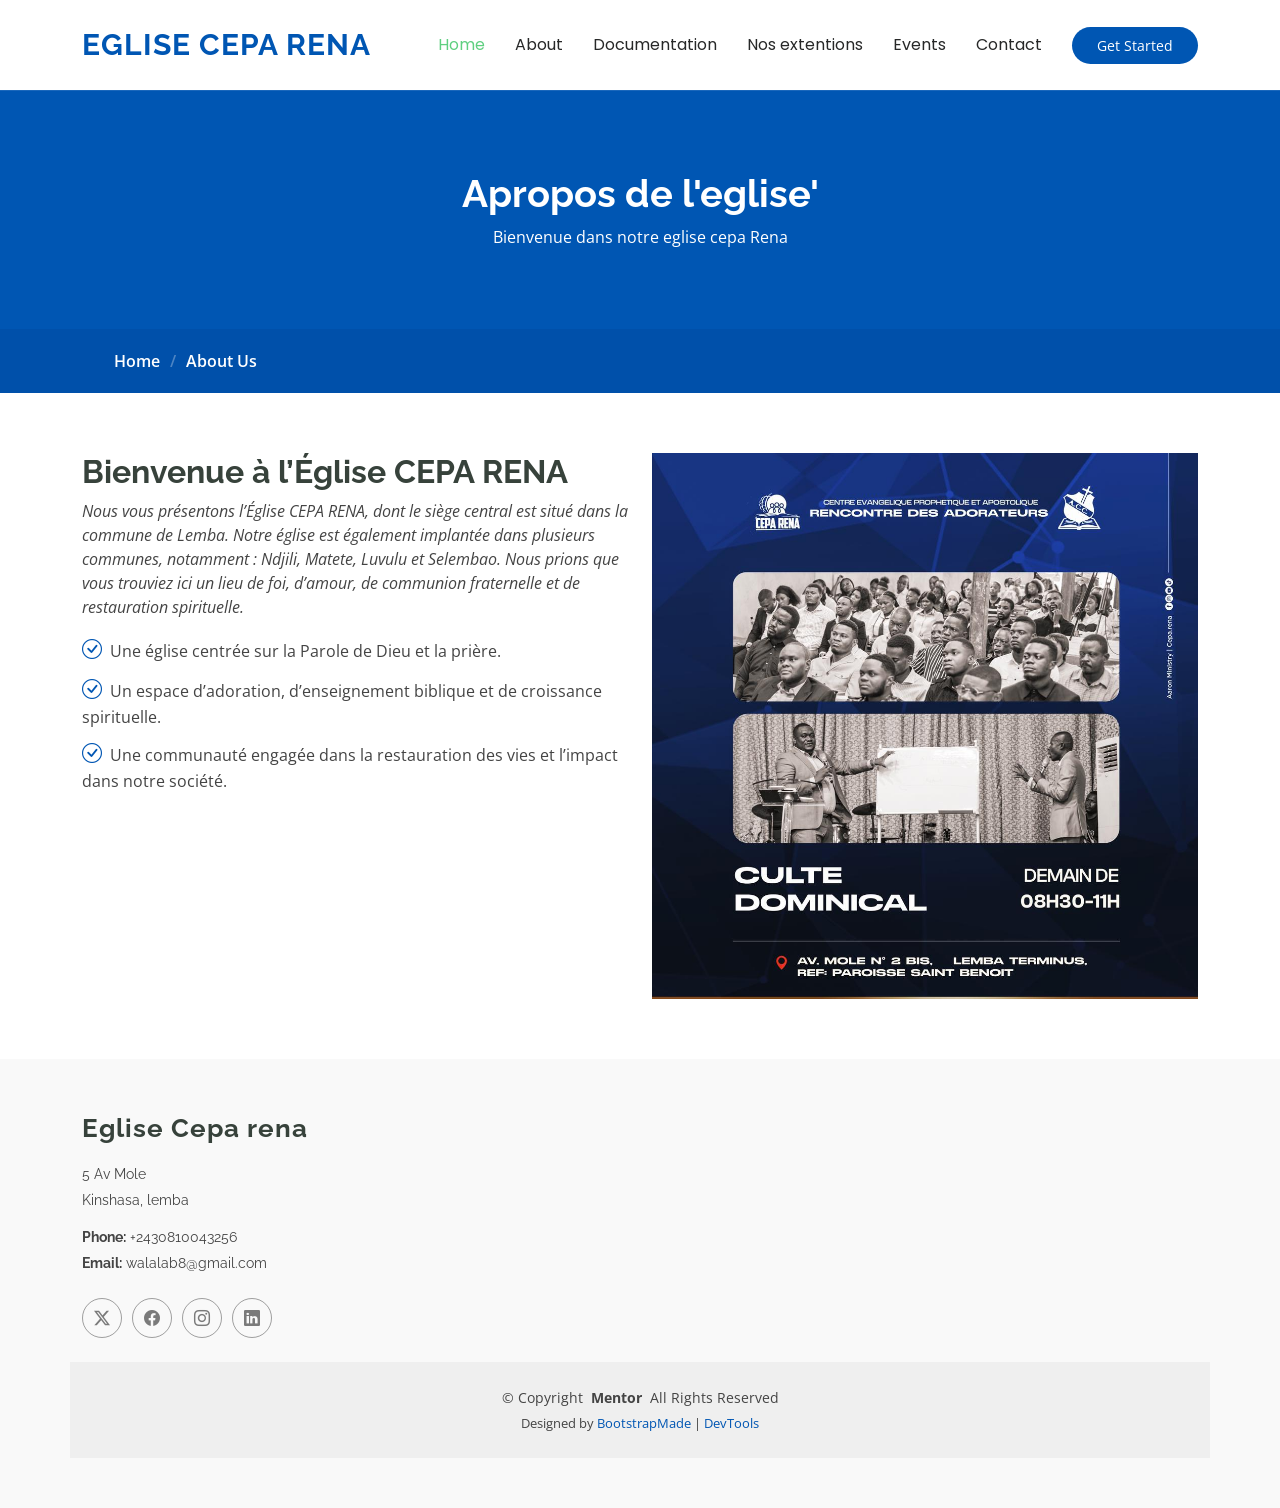
<file: about.html>
<!DOCTYPE html>
<html lang="en">

<head>
  <meta charset="utf-8">
  <meta content="width=device-width, initial-scale=1.0" name="viewport">
  <title>About - Mentor Bootstrap Template</title>
  <meta name="description" content="">
  <meta name="keywords" content="">

  <!-- Favicons -->
  <link href="assets/img/favicon.png" rel="icon">
  <link href="assets/img/apple-touch-icon.png" rel="apple-touch-icon">

  <!-- Fonts -->
  <link href="https://fonts.googleapis.com" rel="preconnect">
  <link href="https://fonts.gstatic.com" rel="preconnect" crossorigin>
  <link href="https://fonts.googleapis.com/css2?family=Open+Sans:ital,wght@0,300;0,400;0,500;0,600;0,700;0,800;1,300;1,400;1,500;1,600;1,700;1,800&family=Poppins:ital,wght@0,100;0,200;0,300;0,400;0,500;0,600;0,700;0,800;0,900;1,100;1,200;1,300;1,400;1,500;1,600;1,700;1,800;1,900&family=Raleway:ital,wght@0,100;0,200;0,300;0,400;0,500;0,600;0,700;0,800;0,900;1,100;1,200;1,300;1,400;1,500;1,600;1,700;1,800;1,900&display=swap" rel="stylesheet">

  <!-- Vendor CSS Files -->
  <link href="assets/vendor/bootstrap/css/bootstrap.min.css" rel="stylesheet">
  <link href="assets/vendor/bootstrap-icons/bootstrap-icons.css" rel="stylesheet">
  <link href="assets/vendor/aos/aos.css" rel="stylesheet">
  <link href="assets/vendor/glightbox/css/glightbox.min.css" rel="stylesheet">
  <link href="assets/vendor/swiper/swiper-bundle.min.css" rel="stylesheet">

  <!-- Main CSS File -->
  <link href="assets/css/main.css" rel="stylesheet">

  <!-- =======================================================
  * Template Name: Mentor
  * Template URL: https://bootstrapmade.com/mentor-free-education-bootstrap-theme/
  * Updated: Jul 07 2025 with Bootstrap v5.3.7
  * Author: BootstrapMade.com
  * License: https://bootstrapmade.com/license/
  ======================================================== -->
</head>

<body class="about-page">

  <header id="header" class="header d-flex align-items-center sticky-top">
    <div class="container-fluid container-xl position-relative d-flex align-items-center">

      <a href="index.html" class="logo d-flex align-items-center me-auto">
        <!-- Uncomment the line below if you also wish to use an image logo -->
        <!-- <img src="assets/img/logo.webp" alt=""> -->
        <h1 class="sitename">Eglise cepa rena</h1>
      </a>

      <nav id="navmenu" class="navmenu">
          <ul>
              <!--<li><a href="index.html">Home<br></a></li>
    <li><a href="about.html" class="active">About</a></li>
    <li><a href="courses.html">Courses</a></li>
    <li><a href="trainers.html">Trainers</a></li>
    <li><a href="events.html">Events</a></li>-->
              <li><a href="index.html" class="active">Home<br></a></li>
              <li><a href="about.html">About</a></li>
              <li><a href="courses.html">Documentation</a></li>
              <li><a href="trainers.html">Nos extentions</a></li>
              <li><a href="events.html">Events</a></li>
              <!--<li><a href="pricing.html">Pricing</a></li>-->
              <!--<li class="dropdown"><a href="#"><span>Dropdown</span> <i class="bi bi-chevron-down toggle-dropdown"></i></a>
      <ul>
        <li><a href="#">Dropdown 1</a></li>
        <li class="dropdown"><a href="#"><span>Deep Dropdown</span> <i class="bi bi-chevron-down toggle-dropdown"></i></a>
          <ul>
            <li><a href="#">Deep Dropdown 1</a></li>
            <li><a href="#">Deep Dropdown 2</a></li>
            <li><a href="#">Deep Dropdown 3</a></li>
            <li><a href="#">Deep Dropdown 4</a></li>
            <li><a href="#">Deep Dropdown 5</a></li>
          </ul>
        </li>
        <li><a href="#">Dropdown 2</a></li>
        <li><a href="#">Dropdown 3</a></li>
        <li><a href="#">Dropdown 4</a></li>
      </ul>-->
              <!--</li>-->
              <li><a href="contact.html">Contact</a></li>
          </ul>
        <i class="mobile-nav-toggle d-xl-none bi bi-list"></i>
      </nav>

      <a class="btn-getstarted" href="courses.html">Get Started</a>

    </div>
  </header>

  <main class="main">

    <!-- Page Title -->
    <div class="page-title" data-aos="fade">
      <div class="heading">
        <div class="container">
          <div class="row d-flex justify-content-center text-center">
            <div class="col-lg-8">
              <h1>Apropos de l'eglise'<br></h1>
              <p class="mb-0">Bienvenue dans notre eglise cepa Rena</p>
            </div>
          </div>
        </div>
      </div>
      <nav class="breadcrumbs">
        <div class="container">
          <ol>
            <li><a href="index.html">Home</a></li>
            <li class="current">About Us<br></li>
          </ol>
        </div>
      </nav>
    </div><!-- End Page Title -->

    <!-- About Us Section -->
    <section id="about-us" class="section about-us">

      <div class="container">

          <div class="row gy-4">

              <div class="col-lg-6 order-1 order-lg-2" data-aos="fade-up" data-aos-delay="100">
                  <img src="assets/img/program.png" class="img-fluid" alt="">
              </div>

              <!--<div class="col-lg-6 order-2 order-lg-1 content" data-aos="fade-up" data-aos-delay="200">
      <h3>Voluptatem dignissimos provident quasi corporis</h3>
      <p class="fst-italic">
          Bienvenue dans notre église.
          Nous vous présentons l’Église CEPA RENA, dont le siège central se trouve dans la commune de Lemba.
          Notre église est également implantée dans plusieurs communes, notamment : Ndjili, Matete, Luvulu et Selembao.
          Nous vous souhaitons la bienvenue et espérons que vous trouverez ici un lieu de foi, d’amour et de restauration spirituelle.
      </p>
      <ul>
        <li><i class="bi bi-check-circle"></i> <span>Ullamco laboris nisi ut aliquip ex ea commodo consequat.</span></li>
        <li><i class="bi bi-check-circle"></i> <span>Duis aute irure dolor in reprehenderit in voluptate velit.</span></li>
        <li><i class="bi bi-check-circle"></i> <span>Ullamco laboris nisi ut aliquip ex ea commodo consequat. Duis aute irure dolor in reprehenderit in voluptate trideta storacalaperda mastiro dolore eu fugiat nulla pariatur.</span></li>
      </ul>
    </div>-->
              <div class="col-lg-6 order-2 order-lg-1 content" data-aos="fade-up" data-aos-delay="200">
                  <h3>Bienvenue à l’Église CEPA RENA</h3>
                  <p class="fst-italic">
                      Nous vous présentons l’Église CEPA RENA, dont le siège central est situé dans la commune de Lemba.
                      Notre église est également implantée dans plusieurs communes, notamment : Ndjili, Matete, Luvulu et Selembao.
                      Nous prions que vous trouviez ici un lieu de foi, d’amour, de communion fraternelle et de restauration spirituelle.
                  </p>
                  <ul>
                      <li><i class="bi bi-check-circle"></i> <span>Une église centrée sur la Parole de Dieu et la prière.</span></li>
                      <li><i class="bi bi-check-circle"></i> <span>Un espace d’adoration, d’enseignement biblique et de croissance spirituelle.</span></li>
                      <li><i class="bi bi-check-circle"></i> <span>Une communauté engagée dans la restauration des vies et l’impact dans notre société.</span></li>
                  </ul>
              </div>

          </div>

      </div>

    </section><!-- /About Us Section -->

    <!-- Counts Section -->
    <!--<section id="counts" class="section counts light-background">

      <div class="container" data-aos="fade-up" data-aos-delay="100">

        <div class="row gy-4">

          <div class="col-lg-3 col-md-6">
            <div class="stats-item text-center w-100 h-100">
              <span data-purecounter-start="0" data-purecounter-end="1232" data-purecounter-duration="1" class="purecounter"></span>
              <p>Students</p>
            </div>
          </div>--><!-- End Stats Item -->

          <!--<div class="col-lg-3 col-md-6">
            <div class="stats-item text-center w-100 h-100">
              <span data-purecounter-start="0" data-purecounter-end="64" data-purecounter-duration="1" class="purecounter"></span>
              <p>Courses</p>
            </div>
          </div>--><!-- End Stats Item -->

          <!--<div class="col-lg-3 col-md-6">
            <div class="stats-item text-center w-100 h-100">
              <span data-purecounter-start="0" data-purecounter-end="42" data-purecounter-duration="1" class="purecounter"></span>
              <p>Events</p>
            </div>
          </div>--><!-- End Stats Item -->

          <!--<div class="col-lg-3 col-md-6">
            <div class="stats-item text-center w-100 h-100">
              <span data-purecounter-start="0" data-purecounter-end="24" data-purecounter-duration="1" class="purecounter"></span>
              <p>Trainers</p>
            </div>
          </div>--><!-- End Stats Item -->

        <!--</div>

      </div>

    </section>--><!-- /Counts Section -->

    <!-- Testimonials Section -->
    <!--<section id="testimonials" class="testimonials section">-->

      <!-- Section Title -->
      <!--<div class="container section-title" data-aos="fade-up">
        <h2>Testimonials</h2>
        <p>What are they saying</p>
      </div>--><!-- End Section Title -->

      <!--<div class="container" data-aos="fade-up" data-aos-delay="100">

        <div class="swiper init-swiper">
          <script type="application/json" class="swiper-config">
            {
              "loop": true,
              "speed": 600,
              "autoplay": {
                "delay": 5000
              },
              "slidesPerView": "auto",
              "pagination": {
                "el": ".swiper-pagination",
                "type": "bullets",
                "clickable": true
              },
              "breakpoints": {
                "320": {
                  "slidesPerView": 1,
                  "spaceBetween": 40
                },
                "1200": {
                  "slidesPerView": 2,
                  "spaceBetween": 20
                }
              }
            }
          </script>
          <div class="swiper-wrapper">

            <div class="swiper-slide">
              <div class="testimonial-wrap">
                <div class="testimonial-item">
                  <img src="assets/img/person/person-m-9.webp" class="testimonial-img" alt="">
                  <h3>Saul Goodman</h3>
                  <h4>Ceo &amp; Founder</h4>
                  <div class="stars">
                    <i class="bi bi-star-fill"></i><i class="bi bi-star-fill"></i><i class="bi bi-star-fill"></i><i class="bi bi-star-fill"></i><i class="bi bi-star-fill"></i>
                  </div>
                  <p>
                    <i class="bi bi-quote quote-icon-left"></i>
                    <span>Proin iaculis purus consequat sem cure digni ssim donec porttitora entum suscipit rhoncus. Accusantium quam, ultricies eget id, aliquam eget nibh et. Maecen aliquam, risus at semper.</span>
                    <i class="bi bi-quote quote-icon-right"></i>
                  </p>
                </div>
              </div>
            </div>--><!-- End testimonial item -->

            <!--<div class="swiper-slide">
              <div class="testimonial-wrap">
                <div class="testimonial-item">
                  <img src="assets/img/person/person-f-5.webp" class="testimonial-img" alt="">
                  <h3>Sara Wilsson</h3>
                  <h4>Designer</h4>
                  <div class="stars">
                    <i class="bi bi-star-fill"></i><i class="bi bi-star-fill"></i><i class="bi bi-star-fill"></i><i class="bi bi-star-fill"></i><i class="bi bi-star-fill"></i>
                  </div>
                  <p>
                    <i class="bi bi-quote quote-icon-left"></i>
                    <span>Export tempor illum tamen malis malis eram quae irure esse labore quem cillum quid cillum eram malis quorum velit fore eram velit sunt aliqua noster fugiat irure amet legam anim culpa.</span>
                    <i class="bi bi-quote quote-icon-right"></i>
                  </p>
                </div>
              </div>
            </div>--><!-- End testimonial item -->

            <!--<div class="swiper-slide">
              <div class="testimonial-wrap">
                <div class="testimonial-item">
                  <img src="assets/img/person/person-f-12.webp" class="testimonial-img" alt="">
                  <h3>Jena Karlis</h3>
                  <h4>Store Owner</h4>
                  <div class="stars">
                    <i class="bi bi-star-fill"></i><i class="bi bi-star-fill"></i><i class="bi bi-star-fill"></i><i class="bi bi-star-fill"></i><i class="bi bi-star-fill"></i>
                  </div>
                  <p>
                    <i class="bi bi-quote quote-icon-left"></i>
                    <span>Enim nisi quem export duis labore cillum quae magna enim sint quorum nulla quem veniam duis minim tempor labore quem eram duis noster aute amet eram fore quis sint minim.</span>
                    <i class="bi bi-quote quote-icon-right"></i>
                  </p>
                </div>
              </div>
            </div>--><!-- End testimonial item -->

            <!--<div class="swiper-slide">
              <div class="testimonial-wrap">
                <div class="testimonial-item">
                  <img src="assets/img/person/person-m-12.webp" class="testimonial-img" alt="">
                  <h3>Matt Brandon</h3>
                  <h4>Freelancer</h4>
                  <div class="stars">
                    <i class="bi bi-star-fill"></i><i class="bi bi-star-fill"></i><i class="bi bi-star-fill"></i><i class="bi bi-star-fill"></i><i class="bi bi-star-fill"></i>
                  </div>
                  <p>
                    <i class="bi bi-quote quote-icon-left"></i>
                    <span>Fugiat enim eram quae cillum dolore dolor amet nulla culpa multos export minim fugiat minim velit minim dolor enim duis veniam ipsum anim magna sunt elit fore quem dolore labore illum veniam.</span>
                    <i class="bi bi-quote quote-icon-right"></i>
                  </p>
                </div>
              </div>
            </div>--><!-- End testimonial item -->

            <!--<div class="swiper-slide">
              <div class="testimonial-wrap">
                <div class="testimonial-item">
                  <img src="assets/img/person/person-m-13.webp" class="testimonial-img" alt="">
                  <h3>John Larson</h3>
                  <h4>Entrepreneur</h4>
                  <div class="stars">
                    <i class="bi bi-star-fill"></i><i class="bi bi-star-fill"></i><i class="bi bi-star-fill"></i><i class="bi bi-star-fill"></i><i class="bi bi-star-fill"></i>
                  </div>
                  <p>
                    <i class="bi bi-quote quote-icon-left"></i>
                    <span>Quis quorum aliqua sint quem legam fore sunt eram irure aliqua veniam tempor noster veniam enim culpa labore duis sunt culpa nulla illum cillum fugiat legam esse veniam culpa fore nisi cillum quid.</span>
                    <i class="bi bi-quote quote-icon-right"></i>
                  </p>
                </div>
              </div>
            </div>--><!-- End testimonial item -->

          <!--</div>
          <div class="swiper-pagination"></div>
        </div>

      </div>

    </section>--><!-- /Testimonials Section -->

  </main>

  <footer id="footer" class="footer position-relative light-background">

    <div class="container footer-top">
      <div class="row gy-4">
        <div class="col-lg-4 col-md-6 footer-about">
          <a href="index.html" class="logo d-flex align-items-center">
            <span class="sitename">Eglise Cepa rena</span>
          </a>
          <div class="footer-contact pt-3">
            <p>5 Av Mole</p>
            <p>Kinshasa, lemba</p>
            <p class="mt-3"><strong>Phone:</strong> <span>+2430810043256</span></p>
            <p><strong>Email:</strong> <span>walalab8@gmail.com</span></p>
          </div>
          <div class="social-links d-flex mt-4">
            <a href=""><i class="bi bi-twitter-x"></i></a>
            <a href=""><i class="bi bi-facebook"></i></a>
            <a href=""><i class="bi bi-instagram"></i></a>
            <a href=""><i class="bi bi-linkedin"></i></a>
          </div>
        </div>

        <!--<div class="col-lg-2 col-md-3 footer-links">
          <h4>Useful Links</h4>-->
          <!--<ul>
            <li><a href="#">Home</a></li>
            <li><a href="#">About us</a></li>
            <li><a href="#">Services</a></li>
            <li><a href="#">Terms of service</a></li>
            <li><a href="#">Privacy policy</a></li>
          </ul>-->
        <!--</div>-->

        <!--<div class="col-lg-2 col-md-3 footer-links">
          <h4>Our Services</h4>-->
          <!--<ul>
            <li><a href="#">Web Design</a></li>
            <li><a href="#">Web Development</a></li>
            <li><a href="#">Product Management</a></li>
            <li><a href="#">Marketing</a></li>
            <li><a href="#">Graphic Design</a></li>
          </ul>-->
        <!--</div>-->

        <!--<div class="col-lg-4 col-md-12 footer-newsletter">
          <h4>Our Newsletter</h4>
          <p>Subscribe to our newsletter and receive the latest news about our products and services!</p>-->
          <!--<form action="forms/newsletter.php" method="post" class="php-email-form">
            <div class="newsletter-form"><input type="email" name="email"><input type="submit" value="Subscribe"></div>
            <div class="loading">Loading</div>
            <div class="error-message"></div>
            <div class="sent-message">Your subscription request has been sent. Thank you!</div>
          </form>-->
        <!--</div>-->

      </div>
    </div>

    <div class="container copyright text-center mt-4">
      <p>© <span>Copyright</span> <strong class="px-1 sitename">Mentor</strong> <span>All Rights Reserved</span></p>
      <div class="credits">
        <!-- All the links in the footer should remain intact. -->
        <!-- You can delete the links only if you've purchased the pro version. -->
        <!-- Licensing information: https://bootstrapmade.com/license/ -->
        <!-- Purchase the pro version with working PHP/AJAX contact form: [buy-url] -->
        Designed by <a href="https://bootstrapmade.com/">BootstrapMade</a> | <a href="https://bootstrapmade.com/tools/">DevTools</a>
      </div>
    </div>

  </footer>

  <!-- Scroll Top -->
  <a href="#" id="scroll-top" class="scroll-top d-flex align-items-center justify-content-center"><i class="bi bi-arrow-up-short"></i></a>

  <!-- Preloader -->
  <div id="preloader"></div>

  <!-- Vendor JS Files -->
  <script src="assets/vendor/bootstrap/js/bootstrap.bundle.min.js"></script>
  <script src="assets/vendor/php-email-form/validate.js"></script>
  <script src="assets/vendor/aos/aos.js"></script>
  <script src="assets/vendor/glightbox/js/glightbox.min.js"></script>
  <script src="assets/vendor/purecounter/purecounter_vanilla.js"></script>
  <script src="assets/vendor/swiper/swiper-bundle.min.js"></script>

  <!-- Main JS File -->
  <script src="assets/js/main.js"></script>

</body>

</html>
</file>
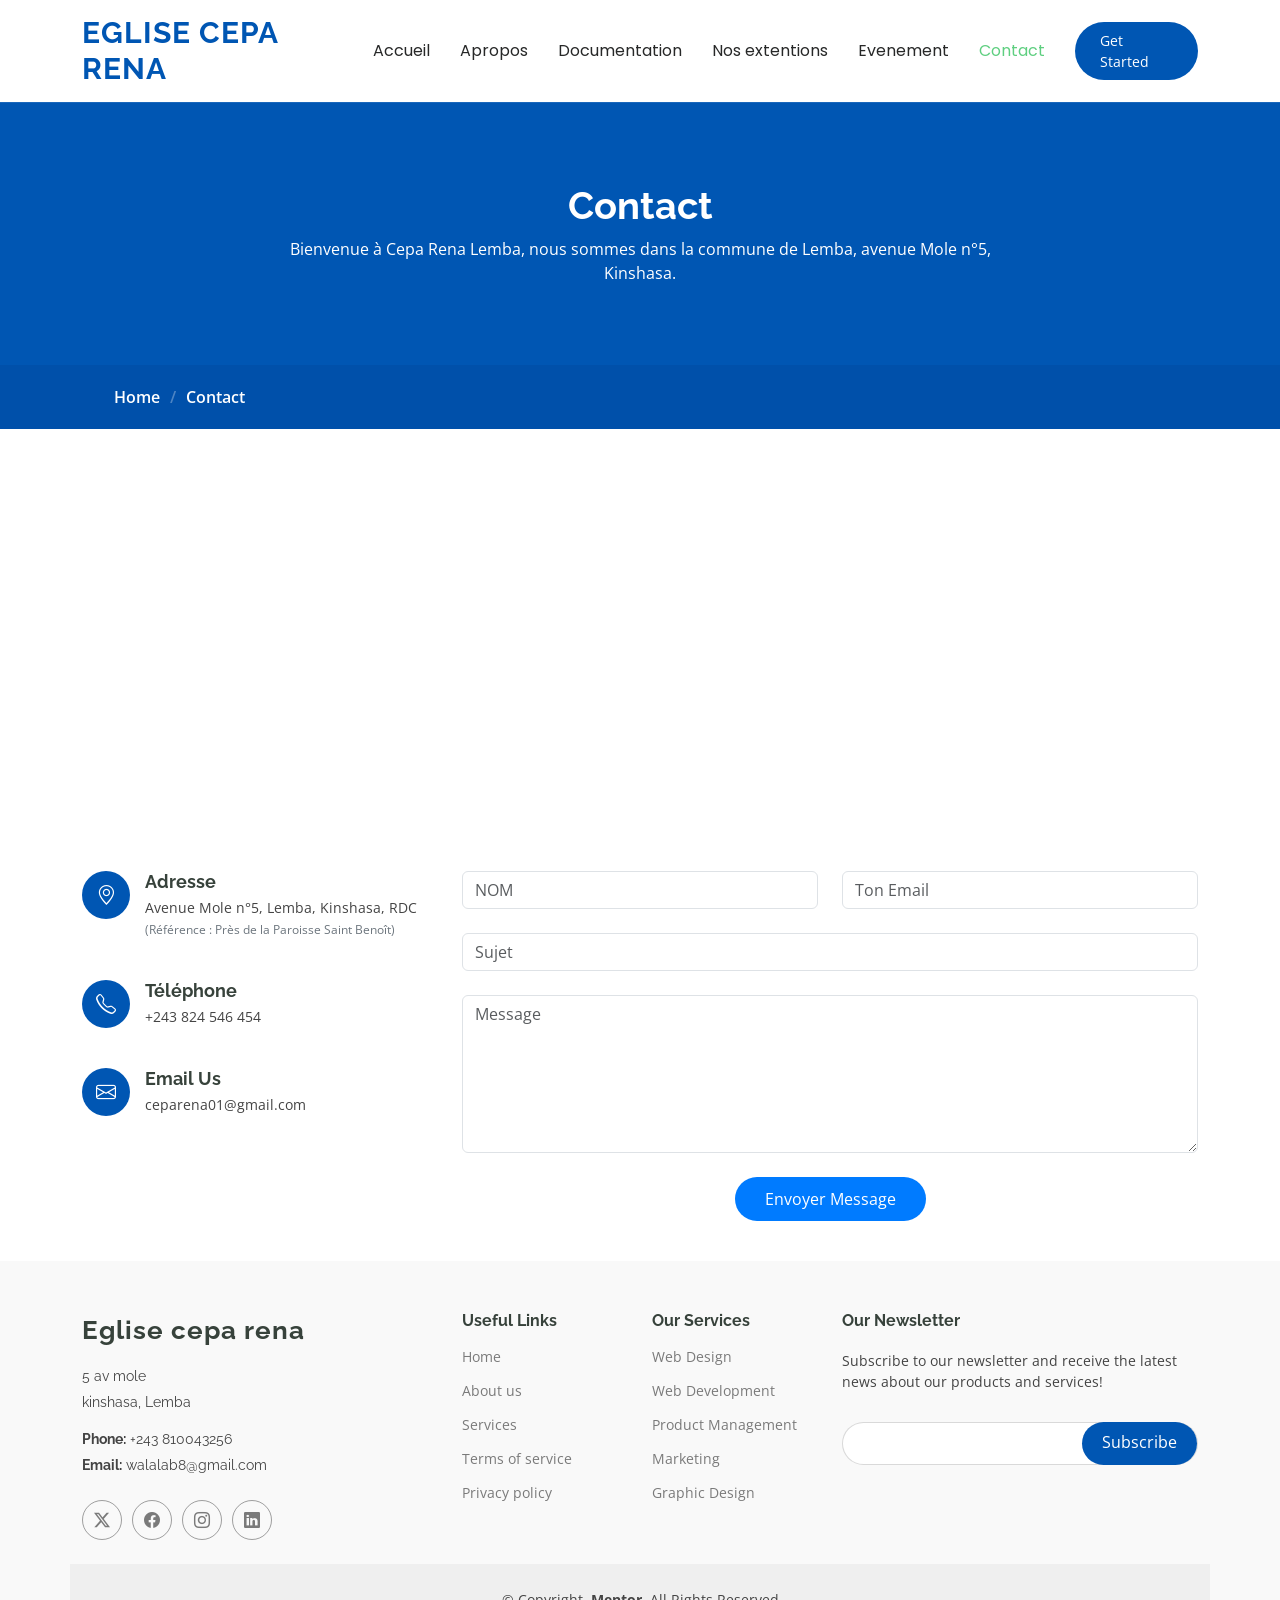
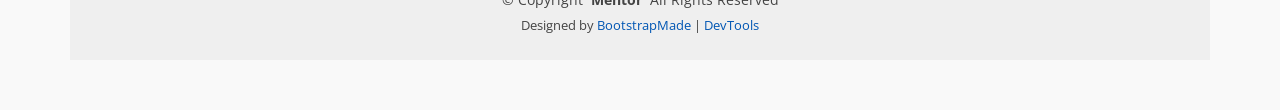
<file: contact.html>
<!DOCTYPE html>
<html lang="en">

<head>
  <meta charset="utf-8">
  <meta content="width=device-width, initial-scale=1.0" name="viewport">
  <title>Contact - Mentor Bootstrap Template</title>
  <meta name="description" content="">
  <meta name="keywords" content="">

  <!-- Favicons -->
  <link href="assets/img/favicon.png" rel="icon">
  <link href="assets/img/apple-touch-icon.png" rel="apple-touch-icon">

  <!-- Fonts -->
  <link href="https://fonts.googleapis.com" rel="preconnect">
  <link href="https://fonts.gstatic.com" rel="preconnect" crossorigin>
  <link href="https://fonts.googleapis.com/css2?family=Open+Sans:ital,wght@0,300;0,400;0,500;0,600;0,700;0,800;1,300;1,400;1,500;1,600;1,700;1,800&family=Poppins:ital,wght@0,100;0,200;0,300;0,400;0,500;0,600;0,700;0,800;0,900;1,100;1,200;1,300;1,400;1,500;1,600;1,700;1,800;1,900&family=Raleway:ital,wght@0,100;0,200;0,300;0,400;0,500;0,600;0,700;0,800;0,900;1,100;1,200;1,300;1,400;1,500;1,600;1,700;1,800;1,900&display=swap" rel="stylesheet">

  <!-- Vendor CSS Files -->
  <link href="assets/vendor/bootstrap/css/bootstrap.min.css" rel="stylesheet">
  <link href="assets/vendor/bootstrap-icons/bootstrap-icons.css" rel="stylesheet">
  <link href="assets/vendor/aos/aos.css" rel="stylesheet">
  <link href="assets/vendor/glightbox/css/glightbox.min.css" rel="stylesheet">
  <link href="assets/vendor/swiper/swiper-bundle.min.css" rel="stylesheet">

  <!-- Main CSS File -->
  <link href="assets/css/main.css" rel="stylesheet">

  <!-- =======================================================
  * Template Name: Mentor
  * Template URL: https://bootstrapmade.com/mentor-free-education-bootstrap-theme/
  * Updated: Jul 07 2025 with Bootstrap v5.3.7
  * Author: BootstrapMade.com
  * License: https://bootstrapmade.com/license/
  ======================================================== -->
</head>

<body class="contact-page">

  <header id="header" class="header d-flex align-items-center sticky-top">
    <div class="container-fluid container-xl position-relative d-flex align-items-center">

      <a href="index.html" class="logo d-flex align-items-center me-auto">
        <!-- Uncomment the line below if you also wish to use an image logo -->
        <!-- <img src="assets/img/logo.webp" alt=""> -->
        <h1 class="sitename">Eglise cepa rena</h1>
      </a>

      <nav id="navmenu" class="navmenu">
        <ul>
          <li><a href="index.html">Accueil<br></a></li>
          <li><a href="about.html">Apropos</a></li>
          <li><a href="courses.html">Documentation</a></li>
          <li><a href="trainers.html">Nos extentions</a></li>
          <li><a href="events.html">Evenement</a></li>
          <!--<li class="dropdown"><a href="#"><span>Dropdown</span> <i class="bi bi-chevron-down toggle-dropdown"></i></a>
            <ul>
              <li><a href="#">Dropdown 1</a></li>
              <li class="dropdown"><a href="#"><span>Deep Dropdown</span> <i class="bi bi-chevron-down toggle-dropdown"></i></a>
                <ul>
                  <li><a href="#">Deep Dropdown 1</a></li>
                  <li><a href="#">Deep Dropdown 2</a></li>
                  <li><a href="#">Deep Dropdown 3</a></li>
                  <li><a href="#">Deep Dropdown 4</a></li>
                  <li><a href="#">Deep Dropdown 5</a></li>
                </ul>
              </li>
              <li><a href="#">Dropdown 2</a></li>
              <li><a href="#">Dropdown 3</a></li>
              <li><a href="#">Dropdown 4</a></li>
            </ul>
          </li>-->
          <li><a href="contact.html" class="active">Contact</a></li>
        </ul>
        <i class="mobile-nav-toggle d-xl-none bi bi-list"></i>
      </nav>

      <a class="btn-getstarted" href="courses.html">Get Started</a>

    </div>
  </header>

  <main class="main">

      <!-- Page Title -->
      <div class="page-title" data-aos="fade">
          <div class="heading">
              <div class="container">
                  <div class="row d-flex justify-content-center text-center">
                      <div class="col-lg-8">
                          <h1>Contact</h1>
                          <p class="mb-0">
                              Bienvenue à Cepa Rena Lemba, nous sommes dans la commune de Lemba, avenue Mole n°5, Kinshasa.
                          </p>
                      </div>
                  </div>
              </div>
          </div>
          <nav class="breadcrumbs">
              <div class="container">
                  <ol>
                      <li><a href="index.html">Home</a></li>
                      <li class="current">Contact</li>
                  </ol>
              </div>
          </nav>
      </div><!-- End Page Title -->
      <!-- Contact Section -->
      <!--<section id="contact" class="contact section">

      <div class="mb-5" data-aos="fade-up" data-aos-delay="200">
          <iframe src="https://maps.google.com/?cid=11751895683878933142&g_mp=Cidnb29nbGUubWFwcy5wbGFjZXMudjEuUGxhY2VzLlNlYXJjaFRleHQ" style="border:0; width: 100%; height: 380px;" allowfullscreen="" loading="lazy" referrerpolicy="no-referrer-when-downgrade"></iframe>
      <div class="container" data-aos="fade-up" data-aos-delay="100">

        <div class="row gy-4">

          <div class="col-lg-4">
            <div class="info-item d-flex" data-aos="fade-up" data-aos-delay="300">
              <i class="bi bi-geo-alt flex-shrink-0"></i>
              <div>
                <h3>Address</h3>
                <p>5, av mole, kinshasa</p>
              </div>
            </div>-->
      <!-- End Info Item -->
      <!--<div class="info-item d-flex" data-aos="fade-up" data-aos-delay="400">
      <i class="bi bi-telephone flex-shrink-0"></i>
      <div>
        <h3>Call Us</h3>
        <p>+243824546454</p>
      </div>
    </div>-->
      <!-- End Info Item -->
      <!--<div class="info-item d-flex" data-aos="fade-up" data-aos-delay="500">
      <i class="bi bi-envelope flex-shrink-0"></i>
      <div>
        <h3>Email Us</h3>
        <p>ceparena01@gmail.com</p>
      </div>
    </div>-->
      <!-- End Info Item -->
      <!--</div>

    <div class="col-lg-8">-->
      <!--<form action="forms/contact.php" method="post" class="php-email-form" data-aos="fade-up" data-aos-delay="200">
      <div class="row gy-4">

        <div class="col-md-6">
          <input type="text" name="name" class="form-control" placeholder="NOM" required="">
        </div>

        <div class="col-md-6 ">
          <input type="email" class="form-control" name="email" placeholder="Ton Email" required="">
        </div>

        <div class="col-md-12">
          <input type="text" class="form-control" name="subject" placeholder="Subject" required="">
        </div>

        <div class="col-md-12">
          <textarea class="form-control" name="message" rows="6" placeholder="Message" required=""></textarea>
        </div>

        <div class="col-md-12 text-center">
          <div class="loading">Loading</div>
          <div class="error-message"></div>
          <div class="sent-message">
              Merci, votre message a été envoyé avec succès !
          </div>
          <button type="submit">Envoyer Message</button>
        </div>

      </div>
    </form>-->
      <!--<form action="https://formsubmit.co/ceparena01@gmail.com" method="POST" data-aos="fade-up" data-aos-delay="200">

        <input type="hidden" name="_captcha" value="false">

        <input type="hidden" name="_next" value="https://votre-site.com/contact.html">

        <div class="row gy-4">
            <div class="col-md-6">
                <input type="text" name="name" class="form-control" placeholder="NOM" required="">
            </div>

            <div class="col-md-6 ">
                <input type="email" class="form-control" name="email" placeholder="Ton Email" required="">
            </div>

            <div class="col-md-12">
                <input type="text" class="form-control" name="subject" placeholder="Subject" required="">
            </div>

            <div class="col-md-12">
                <textarea class="form-control" name="message" rows="6" placeholder="Message" required=""></textarea>
            </div>

            <div class="col-md-12 text-center">
                <button type="submit" style="background: #007bff; color: white; border: 0; padding: 10px 30px; border-radius: 50px;">Envoyer Message</button>
            </div>
        </div>
    </form>-->
      <!--<form action="https://api.web3forms.com/submit" method="POST" data-aos="fade-up" data-aos-delay="200">

            <input type="hidden" name="access_key" value="9d676562-dca4-4094-8b39-082c66196174">

            <input type="hidden" name="redirect" value="https://web3forms.com/success">

            <div class="row gy-4">

                <div class="col-md-6">
                    <input type="text" name="name" class="form-control" placeholder="NOM" required="">
                </div>

                <div class="col-md-6 ">
                    <input type="email" class="form-control" name="email" placeholder="Ton Email" required="">
                </div>

                <div class="col-md-12">
                    <input type="text" class="form-control" name="subject" placeholder="Sujet" required="">
                </div>

                <div class="col-md-12">
                    <textarea class="form-control" name="message" rows="6" placeholder="Message" required=""></textarea>
                </div>

                <div class="col-md-12 text-center">
                    <button type="submit" style="background: #007bff; color: white; border: 0; padding: 10px 30px; border-radius: 50px;">Envoyer Message</button>
                </div>

            </div>
        </form>
    </div>-->
      <!-- End Contact Form -->
      <!--</div>

      </div>

    </section>-->
      <!-- /Contact Section -->
      <section id="contact" class="contact section">

          <div class="mb-5" data-aos="fade-up" data-aos-delay="200">
              <iframe src="https://www.google.com/maps/embed?pb=!1m18!1m12!1m3!1d3978.3642738411035!2d15.3271676!3d-4.3900408!2m3!1f0!2f0!3f0!3m2!1i1024!2i768!4f13.1!3m3!1m2!1s0x15bc37f06df46533%3A0xa3171adc3b0cd296!2sCepa%20rena!5e0!3m2!1sfr!2scd!4v1715870000000!5m2!1sfr!2scd" style="border:0; width: 100%; height: 380px;" allowfullscreen="" loading="lazy" referrerpolicy="no-referrer-when-downgrade"></iframe>
          </div>

          <div class="container" data-aos="fade-up" data-aos-delay="100">

              <div class="row gy-4">

                  <div class="col-lg-4">

                      <div class="info-item d-flex" data-aos="fade-up" data-aos-delay="300">
                          <i class="bi bi-geo-alt flex-shrink-0"></i>
                          <div>
                              <h3>Adresse</h3>
                              <p>Avenue Mole n°5, Lemba, Kinshasa, RDC<br><small style="color: #6c757d;">(Référence : Près de la Paroisse Saint Benoît)</small></p>
                          </div>
                      </div><div class="info-item d-flex" data-aos="fade-up" data-aos-delay="400">
                          <i class="bi bi-telephone flex-shrink-0"></i>
                          <div>
                              <h3>Téléphone</h3>
                              <p>+243 824 546 454</p>
                          </div>
                      </div><div class="info-item d-flex" data-aos="fade-up" data-aos-delay="500">
                          <i class="bi bi-envelope flex-shrink-0"></i>
                          <div>
                              <h3>Email Us</h3>
                              <p>ceparena01@gmail.com</p>
                          </div>
                      </div>
                  </div>

                  <div class="col-lg-8">
                      <form action="https://api.web3forms.com/submit" method="POST" data-aos="fade-up" data-aos-delay="200">

                          <input type="hidden" name="access_key" value="9d676562-dca4-4094-8b39-082c66196174">

                          <input type="hidden" name="to" value="ceparena01@gmail.com">

                          <input type="hidden" name="redirect" value="https://web3forms.com/success">

                          <div class="row gy-4">
                              <div class="col-md-6">
                                  <input type="text" name="name" class="form-control" placeholder="NOM" required="">
                              </div>
                              <div class="col-md-6">
                                  <input type="email" class="form-control" name="email" placeholder="Ton Email" required="">
                              </div>
                              <div class="col-md-12">
                                  <input type="text" class="form-control" name="subject" placeholder="Sujet" required="">
                              </div>
                              <div class="col-md-12">
                                  <textarea class="form-control" name="message" rows="6" placeholder="Message" required=""></textarea>
                              </div>
                              <div class="col-md-12 text-center">
                                  <button type="submit" style="background: #007bff; color: white; border: 0; padding: 10px 30px; border-radius: 50px;">Envoyer Message</button>
                              </div>
                          </div>
                      </form>
                      <!--<form action="https://api.web3forms.com/submit" method="POST" data-aos="fade-up" data-aos-delay="200">

        <input type="hidden" name="access_key" value="9d676562-dca4-4094-8b39-082c66196174">

        <input type="hidden" name="redirect" value="https://web3forms.com/success">

        <div class="row gy-4">

            <div class="col-md-6">
                <input type="text" name="name" class="form-control" placeholder="NOM" required="">
            </div>

            <div class="col-md-6">
                <input type="email" class="form-control" name="email" placeholder="Ton Email" required="">
            </div>

            <div class="col-md-12">
                <input type="text" class="form-control" name="subject" placeholder="Sujet" required="">
            </div>

            <div class="col-md-12">
                <textarea class="form-control" name="message" rows="6" placeholder="Message" required=""></textarea>
            </div>

            <div class="col-md-12 text-center">
                <button type="submit" style="background: #007bff; color: white; border: 0; padding: 10px 30px; border-radius: 50px;">Envoyer Message</button>
            </div>

        </div>
    </form>-->
                  </div>
              </div>

          </div>

      </section>

  </main>

  <footer id="footer" class="footer position-relative light-background">

    <div class="container footer-top">
      <div class="row gy-4">
        <div class="col-lg-4 col-md-6 footer-about">
          <a href="index.html" class="logo d-flex align-items-center">
            <span class="sitename">Eglise cepa rena</span>
          </a>
          <div class="footer-contact pt-3">
            <p>5 av mole</p>
            <p>kinshasa, Lemba</p>
            <p class="mt-3"><strong>Phone:</strong> <span>+243 810043256</span></p>
            <p><strong>Email:</strong> <span>walalab8@gmail.com</span></p>
          </div>
          <div class="social-links d-flex mt-4">
            <a href=""><i class="bi bi-twitter-x"></i></a>
            <a href=""><i class="bi bi-facebook"></i></a>
            <a href=""><i class="bi bi-instagram"></i></a>
            <a href=""><i class="bi bi-linkedin"></i></a>
          </div>
        </div>

        <div class="col-lg-2 col-md-3 footer-links">
          <h4>Useful Links</h4>
          <ul>
            <li><a href="#">Home</a></li>
            <li><a href="#">About us</a></li>
            <li><a href="#">Services</a></li>
            <li><a href="#">Terms of service</a></li>
            <li><a href="#">Privacy policy</a></li>
          </ul>
        </div>

        <div class="col-lg-2 col-md-3 footer-links">
          <h4>Our Services</h4>
          <ul>
            <li><a href="#">Web Design</a></li>
            <li><a href="#">Web Development</a></li>
            <li><a href="#">Product Management</a></li>
            <li><a href="#">Marketing</a></li>
            <li><a href="#">Graphic Design</a></li>
          </ul>
        </div>

        <div class="col-lg-4 col-md-12 footer-newsletter">
          <h4>Our Newsletter</h4>
          <p>Subscribe to our newsletter and receive the latest news about our products and services!</p>
          <form action="forms/newsletter.php" method="post" class="php-email-form">
            <div class="newsletter-form"><input type="email" name="email"><input type="submit" value="Subscribe"></div>
            <div class="loading">Loading</div>
            <div class="error-message"></div>
            <div class="sent-message">Your subscription request has been sent. Thank you!</div>
          </form>
        </div>

      </div>
    </div>

    <div class="container copyright text-center mt-4">
      <p>© <span>Copyright</span> <strong class="px-1 sitename">Mentor</strong> <span>All Rights Reserved</span></p>
      <div class="credits">
        <!-- All the links in the footer should remain intact. -->
        <!-- You can delete the links only if you've purchased the pro version. -->
        <!-- Licensing information: https://bootstrapmade.com/license/ -->
        <!-- Purchase the pro version with working PHP/AJAX contact form: [buy-url] -->
        Designed by <a href="https://bootstrapmade.com/">BootstrapMade</a> | <a href="https://bootstrapmade.com/tools/">DevTools</a>
      </div>
    </div>

  </footer>

  <!-- Scroll Top -->
  <a href="#" id="scroll-top" class="scroll-top d-flex align-items-center justify-content-center"><i class="bi bi-arrow-up-short"></i></a>

  <!-- Preloader -->
  <div id="preloader"></div>

  <!-- Vendor JS Files -->
  <script src="assets/vendor/bootstrap/js/bootstrap.bundle.min.js"></script>
  <script src="assets/vendor/php-email-form/validate.js"></script>
  <script src="assets/vendor/aos/aos.js"></script>
  <script src="assets/vendor/glightbox/js/glightbox.min.js"></script>
  <script src="assets/vendor/purecounter/purecounter_vanilla.js"></script>
  <script src="assets/vendor/swiper/swiper-bundle.min.js"></script>

  <!-- Main JS File -->
  <script src="assets/js/main.js"></script>

</body>

</html>
</file>
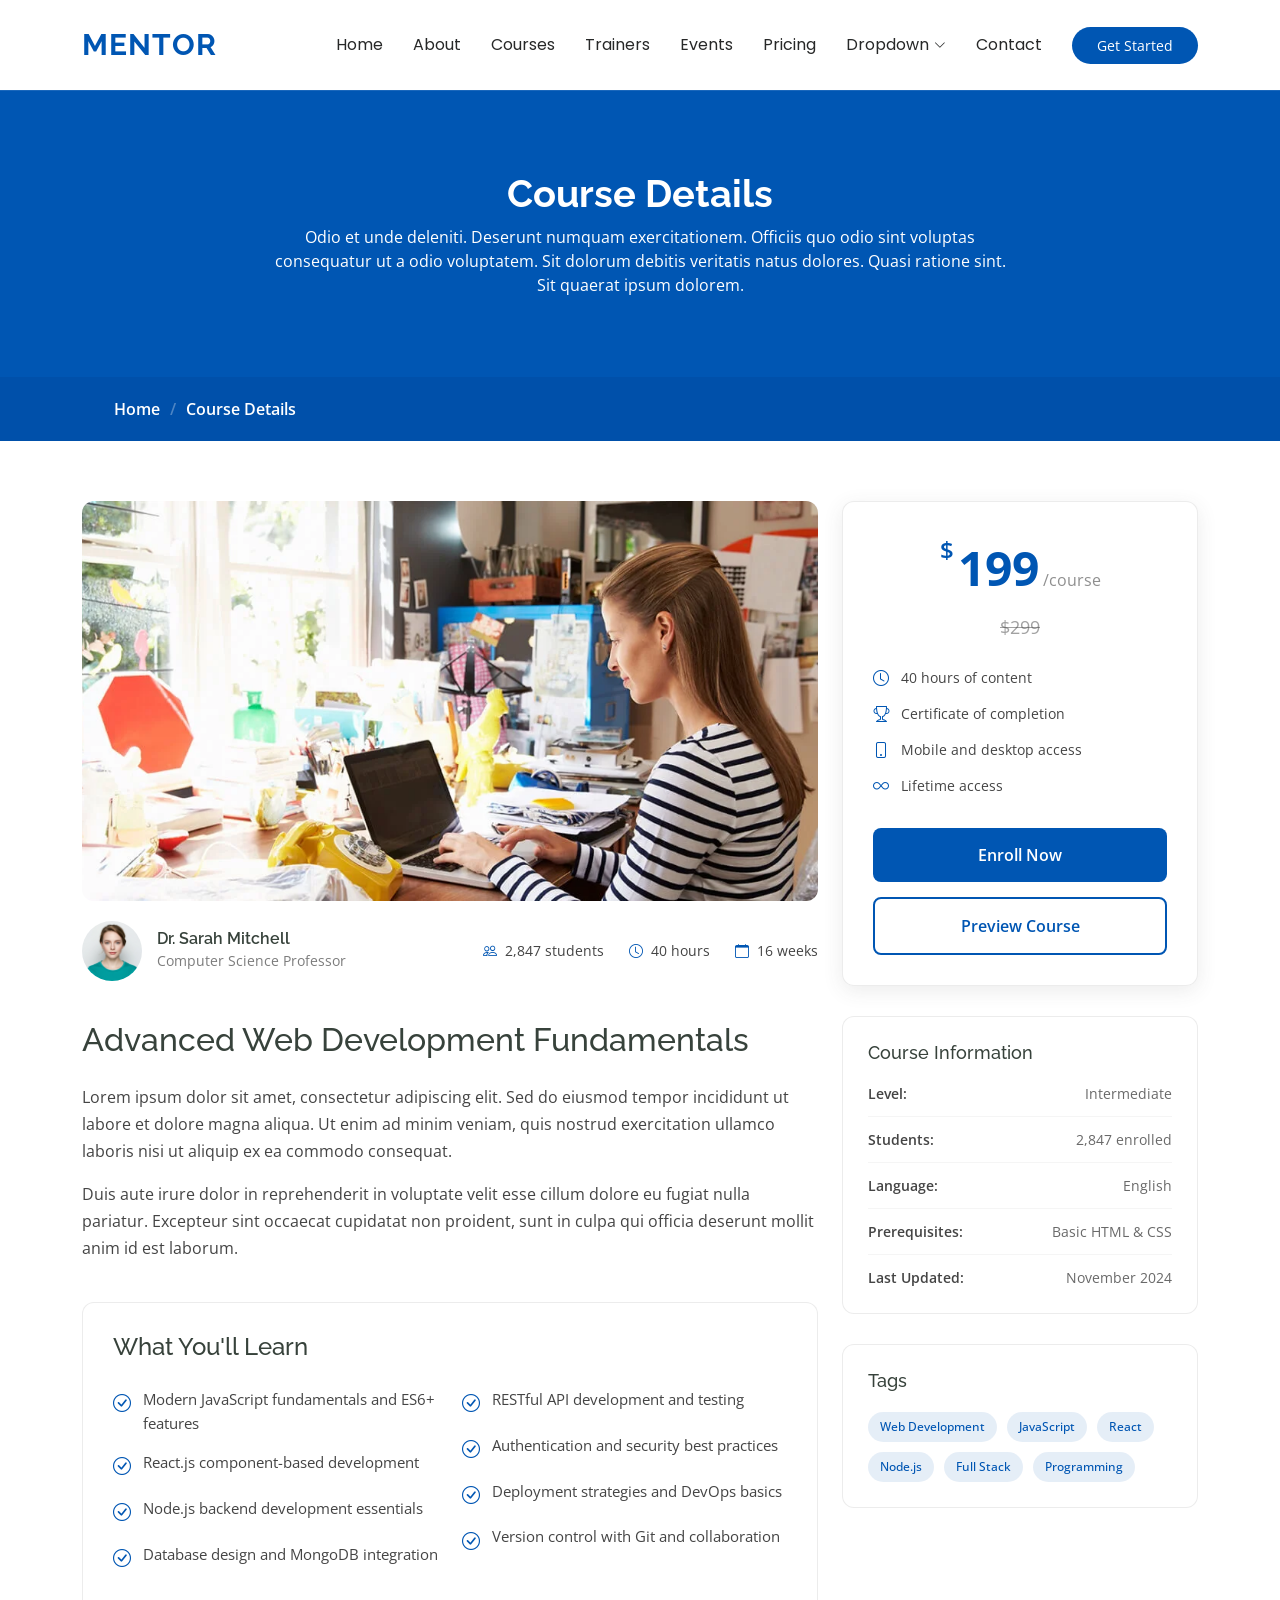
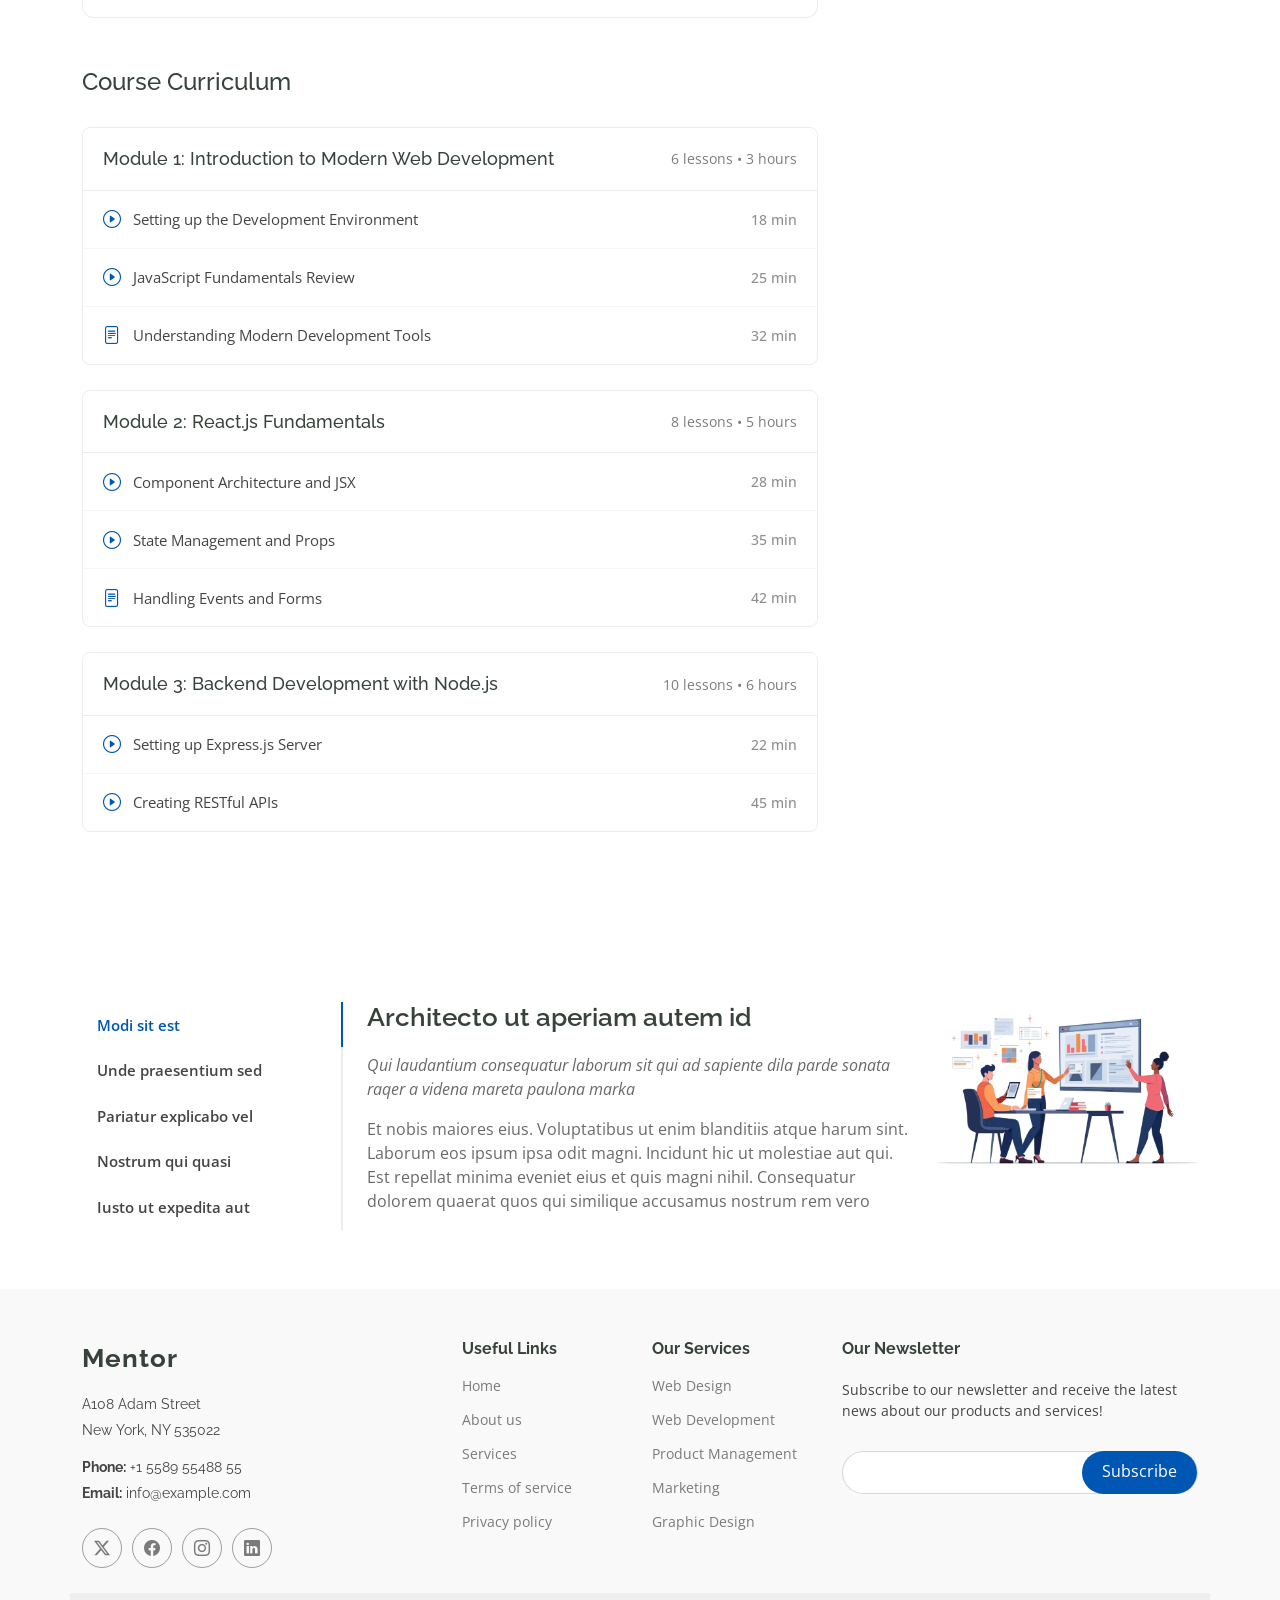
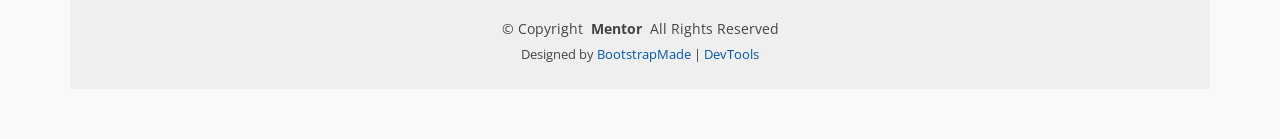
<file: course-details.html>
<!DOCTYPE html>
<html lang="en">

<head>
  <meta charset="utf-8">
  <meta content="width=device-width, initial-scale=1.0" name="viewport">
  <title>Course Details - Mentor Bootstrap Template</title>
  <meta name="description" content="">
  <meta name="keywords" content="">

  <!-- Favicons -->
  <link href="assets/img/favicon.png" rel="icon">
  <link href="assets/img/apple-touch-icon.png" rel="apple-touch-icon">

  <!-- Fonts -->
  <link href="https://fonts.googleapis.com" rel="preconnect">
  <link href="https://fonts.gstatic.com" rel="preconnect" crossorigin>
  <link href="https://fonts.googleapis.com/css2?family=Open+Sans:ital,wght@0,300;0,400;0,500;0,600;0,700;0,800;1,300;1,400;1,500;1,600;1,700;1,800&family=Poppins:ital,wght@0,100;0,200;0,300;0,400;0,500;0,600;0,700;0,800;0,900;1,100;1,200;1,300;1,400;1,500;1,600;1,700;1,800;1,900&family=Raleway:ital,wght@0,100;0,200;0,300;0,400;0,500;0,600;0,700;0,800;0,900;1,100;1,200;1,300;1,400;1,500;1,600;1,700;1,800;1,900&display=swap" rel="stylesheet">

  <!-- Vendor CSS Files -->
  <link href="assets/vendor/bootstrap/css/bootstrap.min.css" rel="stylesheet">
  <link href="assets/vendor/bootstrap-icons/bootstrap-icons.css" rel="stylesheet">
  <link href="assets/vendor/aos/aos.css" rel="stylesheet">
  <link href="assets/vendor/glightbox/css/glightbox.min.css" rel="stylesheet">
  <link href="assets/vendor/swiper/swiper-bundle.min.css" rel="stylesheet">

  <!-- Main CSS File -->
  <link href="assets/css/main.css" rel="stylesheet">

  <!-- =======================================================
  * Template Name: Mentor
  * Template URL: https://bootstrapmade.com/mentor-free-education-bootstrap-theme/
  * Updated: Jul 07 2025 with Bootstrap v5.3.7
  * Author: BootstrapMade.com
  * License: https://bootstrapmade.com/license/
  ======================================================== -->
</head>

<body class="course-details-page">

  <header id="header" class="header d-flex align-items-center sticky-top">
    <div class="container-fluid container-xl position-relative d-flex align-items-center">

      <a href="index.html" class="logo d-flex align-items-center me-auto">
        <!-- Uncomment the line below if you also wish to use an image logo -->
        <!-- <img src="assets/img/logo.webp" alt=""> -->
        <h1 class="sitename">Mentor</h1>
      </a>

      <nav id="navmenu" class="navmenu">
        <ul>
          <li><a href="index.html">Home<br></a></li>
          <li><a href="about.html">About</a></li>
          <li><a href="courses.html">Courses</a></li>
          <li><a href="trainers.html">Trainers</a></li>
          <li><a href="events.html">Events</a></li>
          <li><a href="pricing.html">Pricing</a></li>
          <li class="dropdown"><a href="#"><span>Dropdown</span> <i class="bi bi-chevron-down toggle-dropdown"></i></a>
            <ul>
              <li><a href="#">Dropdown 1</a></li>
              <li class="dropdown"><a href="#"><span>Deep Dropdown</span> <i class="bi bi-chevron-down toggle-dropdown"></i></a>
                <ul>
                  <li><a href="#">Deep Dropdown 1</a></li>
                  <li><a href="#">Deep Dropdown 2</a></li>
                  <li><a href="#">Deep Dropdown 3</a></li>
                  <li><a href="#">Deep Dropdown 4</a></li>
                  <li><a href="#">Deep Dropdown 5</a></li>
                </ul>
              </li>
              <li><a href="#">Dropdown 2</a></li>
              <li><a href="#">Dropdown 3</a></li>
              <li><a href="#">Dropdown 4</a></li>
            </ul>
          </li>
          <li><a href="contact.html">Contact</a></li>
        </ul>
        <i class="mobile-nav-toggle d-xl-none bi bi-list"></i>
      </nav>

      <a class="btn-getstarted" href="courses.html">Get Started</a>

    </div>
  </header>

  <main class="main">

    <!-- Page Title -->
    <div class="page-title" data-aos="fade">
      <div class="heading">
        <div class="container">
          <div class="row d-flex justify-content-center text-center">
            <div class="col-lg-8">
              <h1>Course Details</h1>
              <p class="mb-0">Odio et unde deleniti. Deserunt numquam exercitationem. Officiis quo odio sint voluptas consequatur ut a odio voluptatem. Sit dolorum debitis veritatis natus dolores. Quasi ratione sint. Sit quaerat ipsum dolorem.</p>
            </div>
          </div>
        </div>
      </div>
      <nav class="breadcrumbs">
        <div class="container">
          <ol>
            <li><a href="index.html">Home</a></li>
            <li class="current">Course Details</li>
          </ol>
        </div>
      </nav>
    </div><!-- End Page Title -->

    <!-- Course Details Section -->
    <section id="course-details" class="course-details section">

      <div class="container" data-aos="fade-up" data-aos-delay="100">

        <div class="row">
          <div class="col-lg-8">

            <!-- Course Header -->
            <div class="course-header" data-aos="fade-up" data-aos-delay="200">
              <div class="course-image">
                <img src="assets/img/course/course-details-1.webp" alt="Course Image" class="img-fluid">
              </div>
              <div class="course-meta">
                <div class="instructor">
                  <img src="assets/img/person/person-f-3.webp" alt="Instructor" class="instructor-avatar">
                  <div class="instructor-info">
                    <h6>Dr. Sarah Mitchell</h6>
                    <span>Computer Science Professor</span>
                  </div>
                </div>
                <div class="course-stats">
                  <div class="stat-item">
                    <i class="bi bi-people"></i>
                    <span>2,847 students</span>
                  </div>
                  <div class="stat-item">
                    <i class="bi bi-clock"></i>
                    <span>40 hours</span>
                  </div>
                  <div class="stat-item">
                    <i class="bi bi-calendar"></i>
                    <span>16 weeks</span>
                  </div>
                </div>
              </div>
            </div><!-- End Course Header -->

            <!-- Course Content -->
            <div class="course-content" data-aos="fade-up" data-aos-delay="300">
              <h2>Advanced Web Development Fundamentals</h2>

              <div class="course-description">
                <p>Lorem ipsum dolor sit amet, consectetur adipiscing elit. Sed do eiusmod tempor incididunt ut labore et dolore magna aliqua. Ut enim ad minim veniam, quis nostrud exercitation ullamco laboris nisi ut aliquip ex ea commodo consequat.</p>

                <p>Duis aute irure dolor in reprehenderit in voluptate velit esse cillum dolore eu fugiat nulla pariatur. Excepteur sint occaecat cupidatat non proident, sunt in culpa qui officia deserunt mollit anim id est laborum.</p>
              </div>

              <div class="what-you-learn">
                <h3>What You'll Learn</h3>
                <div class="row">
                  <div class="col-md-6">
                    <ul class="learn-list">
                      <li><i class="bi bi-check-circle"></i>Modern JavaScript fundamentals and ES6+ features</li>
                      <li><i class="bi bi-check-circle"></i>React.js component-based development</li>
                      <li><i class="bi bi-check-circle"></i>Node.js backend development essentials</li>
                      <li><i class="bi bi-check-circle"></i>Database design and MongoDB integration</li>
                    </ul>
                  </div>
                  <div class="col-md-6">
                    <ul class="learn-list">
                      <li><i class="bi bi-check-circle"></i>RESTful API development and testing</li>
                      <li><i class="bi bi-check-circle"></i>Authentication and security best practices</li>
                      <li><i class="bi bi-check-circle"></i>Deployment strategies and DevOps basics</li>
                      <li><i class="bi bi-check-circle"></i>Version control with Git and collaboration</li>
                    </ul>
                  </div>
                </div>
              </div>

            </div><!-- End Course Content -->

            <!-- Course Curriculum -->
            <div class="course-curriculum" data-aos="fade-up" data-aos-delay="400">
              <h3>Course Curriculum</h3>

              <div class="curriculum-section">
                <div class="section-header">
                  <h4>Module 1: Introduction to Modern Web Development</h4>
                  <span class="lessons-count">6 lessons • 3 hours</span>
                </div>
                <div class="lessons">
                  <div class="lesson-item">
                    <div class="lesson-info">
                      <i class="bi bi-play-circle"></i>
                      <span>Setting up the Development Environment</span>
                    </div>
                    <span class="lesson-duration">18 min</span>
                  </div>
                  <div class="lesson-item">
                    <div class="lesson-info">
                      <i class="bi bi-play-circle"></i>
                      <span>JavaScript Fundamentals Review</span>
                    </div>
                    <span class="lesson-duration">25 min</span>
                  </div>
                  <div class="lesson-item">
                    <div class="lesson-info">
                      <i class="bi bi-file-text"></i>
                      <span>Understanding Modern Development Tools</span>
                    </div>
                    <span class="lesson-duration">32 min</span>
                  </div>
                </div>
              </div>

              <div class="curriculum-section">
                <div class="section-header">
                  <h4>Module 2: React.js Fundamentals</h4>
                  <span class="lessons-count">8 lessons • 5 hours</span>
                </div>
                <div class="lessons">
                  <div class="lesson-item">
                    <div class="lesson-info">
                      <i class="bi bi-play-circle"></i>
                      <span>Component Architecture and JSX</span>
                    </div>
                    <span class="lesson-duration">28 min</span>
                  </div>
                  <div class="lesson-item">
                    <div class="lesson-info">
                      <i class="bi bi-play-circle"></i>
                      <span>State Management and Props</span>
                    </div>
                    <span class="lesson-duration">35 min</span>
                  </div>
                  <div class="lesson-item">
                    <div class="lesson-info">
                      <i class="bi bi-file-text"></i>
                      <span>Handling Events and Forms</span>
                    </div>
                    <span class="lesson-duration">42 min</span>
                  </div>
                </div>
              </div>

              <div class="curriculum-section">
                <div class="section-header">
                  <h4>Module 3: Backend Development with Node.js</h4>
                  <span class="lessons-count">10 lessons • 6 hours</span>
                </div>
                <div class="lessons">
                  <div class="lesson-item">
                    <div class="lesson-info">
                      <i class="bi bi-play-circle"></i>
                      <span>Setting up Express.js Server</span>
                    </div>
                    <span class="lesson-duration">22 min</span>
                  </div>
                  <div class="lesson-item">
                    <div class="lesson-info">
                      <i class="bi bi-play-circle"></i>
                      <span>Creating RESTful APIs</span>
                    </div>
                    <span class="lesson-duration">45 min</span>
                  </div>
                </div>
              </div>

            </div><!-- End Course Curriculum -->

          </div>

          <div class="col-lg-4">

            <!-- Course Sidebar -->
            <div class="course-sidebar" data-aos="fade-up" data-aos-delay="200">

              <!-- Pricing Card -->
              <div class="pricing-card">
                <div class="price">
                  <span class="currency">$</span>
                  <span class="amount">199</span>
                  <span class="period">/course</span>
                </div>
                <div class="original-price">$299</div>

                <div class="course-features">
                  <div class="feature">
                    <i class="bi bi-clock"></i>
                    <span>40 hours of content</span>
                  </div>
                  <div class="feature">
                    <i class="bi bi-trophy"></i>
                    <span>Certificate of completion</span>
                  </div>
                  <div class="feature">
                    <i class="bi bi-phone"></i>
                    <span>Mobile and desktop access</span>
                  </div>
                  <div class="feature">
                    <i class="bi bi-infinity"></i>
                    <span>Lifetime access</span>
                  </div>
                </div>

                <button class="btn-enroll">Enroll Now</button>
                <button class="btn-preview">Preview Course</button>
              </div><!-- End Pricing Card -->

              <!-- Course Info -->
              <div class="course-info-card">
                <h4>Course Information</h4>
                <div class="info-item">
                  <span class="label">Level:</span>
                  <span class="value">Intermediate</span>
                </div>
                <div class="info-item">
                  <span class="label">Students:</span>
                  <span class="value">2,847 enrolled</span>
                </div>
                <div class="info-item">
                  <span class="label">Language:</span>
                  <span class="value">English</span>
                </div>
                <div class="info-item">
                  <span class="label">Prerequisites:</span>
                  <span class="value">Basic HTML &amp; CSS</span>
                </div>
                <div class="info-item">
                  <span class="label">Last Updated:</span>
                  <span class="value">November 2024</span>
                </div>
              </div><!-- End Course Info -->

              <!-- Tags -->
              <div class="course-tags">
                <h4>Tags</h4>
                <div class="tags-list">
                  <span class="tag">Web Development</span>
                  <span class="tag">JavaScript</span>
                  <span class="tag">React</span>
                  <span class="tag">Node.js</span>
                  <span class="tag">Full Stack</span>
                  <span class="tag">Programming</span>
                </div>
              </div><!-- End Tags -->

            </div><!-- End Course Sidebar -->

          </div>

        </div>

      </div>

    </section><!-- /Course Details Section -->

    <!-- Tabs Section -->
    <section id="tabs" class="tabs section">

      <div class="container" data-aos="fade-up" data-aos-delay="100">

        <div class="row">
          <div class="col-lg-3">
            <ul class="nav nav-tabs flex-column">
              <li class="nav-item">
                <a class="nav-link active show" data-bs-toggle="tab" href="#tab-1">Modi sit est</a>
              </li>
              <li class="nav-item">
                <a class="nav-link" data-bs-toggle="tab" href="#tab-2">Unde praesentium sed</a>
              </li>
              <li class="nav-item">
                <a class="nav-link" data-bs-toggle="tab" href="#tab-3">Pariatur explicabo vel</a>
              </li>
              <li class="nav-item">
                <a class="nav-link" data-bs-toggle="tab" href="#tab-4">Nostrum qui quasi</a>
              </li>
              <li class="nav-item">
                <a class="nav-link" data-bs-toggle="tab" href="#tab-5">Iusto ut expedita aut</a>
              </li>
            </ul>
          </div>
          <div class="col-lg-9 mt-4 mt-lg-0">
            <div class="tab-content">
              <div class="tab-pane active show" id="tab-1">
                <div class="row">
                  <div class="col-lg-8 details order-2 order-lg-1">
                    <h3>Architecto ut aperiam autem id</h3>
                    <p class="fst-italic">Qui laudantium consequatur laborum sit qui ad sapiente dila parde sonata raqer a videna mareta paulona marka</p>
                    <p>Et nobis maiores eius. Voluptatibus ut enim blanditiis atque harum sint. Laborum eos ipsum ipsa odit magni. Incidunt hic ut molestiae aut qui. Est repellat minima eveniet eius et quis magni nihil. Consequatur dolorem quaerat quos qui similique accusamus nostrum rem vero</p>
                  </div>
                  <div class="col-lg-4 text-center order-1 order-lg-2">
                    <img src="assets/img/illustration/illustration-13.webp" alt="" class="img-fluid">
                  </div>
                </div>
              </div>
              <div class="tab-pane" id="tab-2">
                <div class="row">
                  <div class="col-lg-8 details order-2 order-lg-1">
                    <h3>Et blanditiis nemo veritatis excepturi</h3>
                    <p class="fst-italic">Qui laudantium consequatur laborum sit qui ad sapiente dila parde sonata raqer a videna mareta paulona marka</p>
                    <p>Ea ipsum voluptatem consequatur quis est. Illum error ullam omnis quia et reiciendis sunt sunt est. Non aliquid repellendus itaque accusamus eius et velit ipsa voluptates. Optio nesciunt eaque beatae accusamus lerode pakto madirna desera vafle de nideran pal</p>
                  </div>
                  <div class="col-lg-4 text-center order-1 order-lg-2">
                    <img src="assets/img/illustration/illustration-11.webp" alt="" class="img-fluid">
                  </div>
                </div>
              </div>
              <div class="tab-pane" id="tab-3">
                <div class="row">
                  <div class="col-lg-8 details order-2 order-lg-1">
                    <h3>Impedit facilis occaecati odio neque aperiam sit</h3>
                    <p class="fst-italic">Eos voluptatibus quo. Odio similique illum id quidem non enim fuga. Qui natus non sunt dicta dolor et. In asperiores velit quaerat perferendis aut</p>
                    <p>Iure officiis odit rerum. Harum sequi eum illum corrupti culpa veritatis quisquam. Neque necessitatibus illo rerum eum ut. Commodi ipsam minima molestiae sed laboriosam a iste odio. Earum odit nesciunt fugiat sit ullam. Soluta et harum voluptatem optio quae</p>
                  </div>
                  <div class="col-lg-4 text-center order-1 order-lg-2">
                    <img src="assets/img/illustration/illustration-14.webp" alt="" class="img-fluid">
                  </div>
                </div>
              </div>
              <div class="tab-pane" id="tab-4">
                <div class="row">
                  <div class="col-lg-8 details order-2 order-lg-1">
                    <h3>Fuga dolores inventore laboriosam ut est accusamus laboriosam dolore</h3>
                    <p class="fst-italic">Totam aperiam accusamus. Repellat consequuntur iure voluptas iure porro quis delectus</p>
                    <p>Eaque consequuntur consequuntur libero expedita in voluptas. Nostrum ipsam necessitatibus aliquam fugiat debitis quis velit. Eum ex maxime error in consequatur corporis atque. Eligendi asperiores sed qui veritatis aperiam quia a laborum inventore</p>
                  </div>
                  <div class="col-lg-4 text-center order-1 order-lg-2">
                    <img src="assets/img/illustration/illustration-12.webp" alt="" class="img-fluid">
                  </div>
                </div>
              </div>
              <div class="tab-pane" id="tab-5">
                <div class="row">
                  <div class="col-lg-8 details order-2 order-lg-1">
                    <h3>Est eveniet ipsam sindera pad rone matrelat sando reda</h3>
                    <p class="fst-italic">Omnis blanditiis saepe eos autem qui sunt debitis porro quia.</p>
                    <p>Exercitationem nostrum omnis. Ut reiciendis repudiandae minus. Omnis recusandae ut non quam ut quod eius qui. Ipsum quia odit vero atque qui quibusdam amet. Occaecati sed est sint aut vitae molestiae voluptate vel</p>
                  </div>
                  <div class="col-lg-4 text-center order-1 order-lg-2">
                    <img src="assets/img/illustration/illustration-10.webp" alt="" class="img-fluid">
                  </div>
                </div>
              </div>
            </div>
          </div>
        </div>

      </div>

    </section><!-- /Tabs Section -->

  </main>

  <footer id="footer" class="footer position-relative light-background">

    <div class="container footer-top">
      <div class="row gy-4">
        <div class="col-lg-4 col-md-6 footer-about">
          <a href="index.html" class="logo d-flex align-items-center">
            <span class="sitename">Mentor</span>
          </a>
          <div class="footer-contact pt-3">
            <p>A108 Adam Street</p>
            <p>New York, NY 535022</p>
            <p class="mt-3"><strong>Phone:</strong> <span>+1 5589 55488 55</span></p>
            <p><strong>Email:</strong> <span>info@example.com</span></p>
          </div>
          <div class="social-links d-flex mt-4">
            <a href=""><i class="bi bi-twitter-x"></i></a>
            <a href=""><i class="bi bi-facebook"></i></a>
            <a href=""><i class="bi bi-instagram"></i></a>
            <a href=""><i class="bi bi-linkedin"></i></a>
          </div>
        </div>

        <div class="col-lg-2 col-md-3 footer-links">
          <h4>Useful Links</h4>
          <ul>
            <li><a href="#">Home</a></li>
            <li><a href="#">About us</a></li>
            <li><a href="#">Services</a></li>
            <li><a href="#">Terms of service</a></li>
            <li><a href="#">Privacy policy</a></li>
          </ul>
        </div>

        <div class="col-lg-2 col-md-3 footer-links">
          <h4>Our Services</h4>
          <ul>
            <li><a href="#">Web Design</a></li>
            <li><a href="#">Web Development</a></li>
            <li><a href="#">Product Management</a></li>
            <li><a href="#">Marketing</a></li>
            <li><a href="#">Graphic Design</a></li>
          </ul>
        </div>

        <div class="col-lg-4 col-md-12 footer-newsletter">
          <h4>Our Newsletter</h4>
          <p>Subscribe to our newsletter and receive the latest news about our products and services!</p>
          <form action="forms/newsletter.php" method="post" class="php-email-form">
            <div class="newsletter-form"><input type="email" name="email"><input type="submit" value="Subscribe"></div>
            <div class="loading">Loading</div>
            <div class="error-message"></div>
            <div class="sent-message">Your subscription request has been sent. Thank you!</div>
          </form>
        </div>

      </div>
    </div>

    <div class="container copyright text-center mt-4">
      <p>© <span>Copyright</span> <strong class="px-1 sitename">Mentor</strong> <span>All Rights Reserved</span></p>
      <div class="credits">
        <!-- All the links in the footer should remain intact. -->
        <!-- You can delete the links only if you've purchased the pro version. -->
        <!-- Licensing information: https://bootstrapmade.com/license/ -->
        <!-- Purchase the pro version with working PHP/AJAX contact form: [buy-url] -->
        Designed by <a href="https://bootstrapmade.com/">BootstrapMade</a> | <a href="https://bootstrapmade.com/tools/">DevTools</a>
      </div>
    </div>

  </footer>

  <!-- Scroll Top -->
  <a href="#" id="scroll-top" class="scroll-top d-flex align-items-center justify-content-center"><i class="bi bi-arrow-up-short"></i></a>

  <!-- Preloader -->
  <div id="preloader"></div>

  <!-- Vendor JS Files -->
  <script src="assets/vendor/bootstrap/js/bootstrap.bundle.min.js"></script>
  <script src="assets/vendor/php-email-form/validate.js"></script>
  <script src="assets/vendor/aos/aos.js"></script>
  <script src="assets/vendor/glightbox/js/glightbox.min.js"></script>
  <script src="assets/vendor/purecounter/purecounter_vanilla.js"></script>
  <script src="assets/vendor/swiper/swiper-bundle.min.js"></script>

  <!-- Main JS File -->
  <script src="assets/js/main.js"></script>

</body>

</html>
</file>
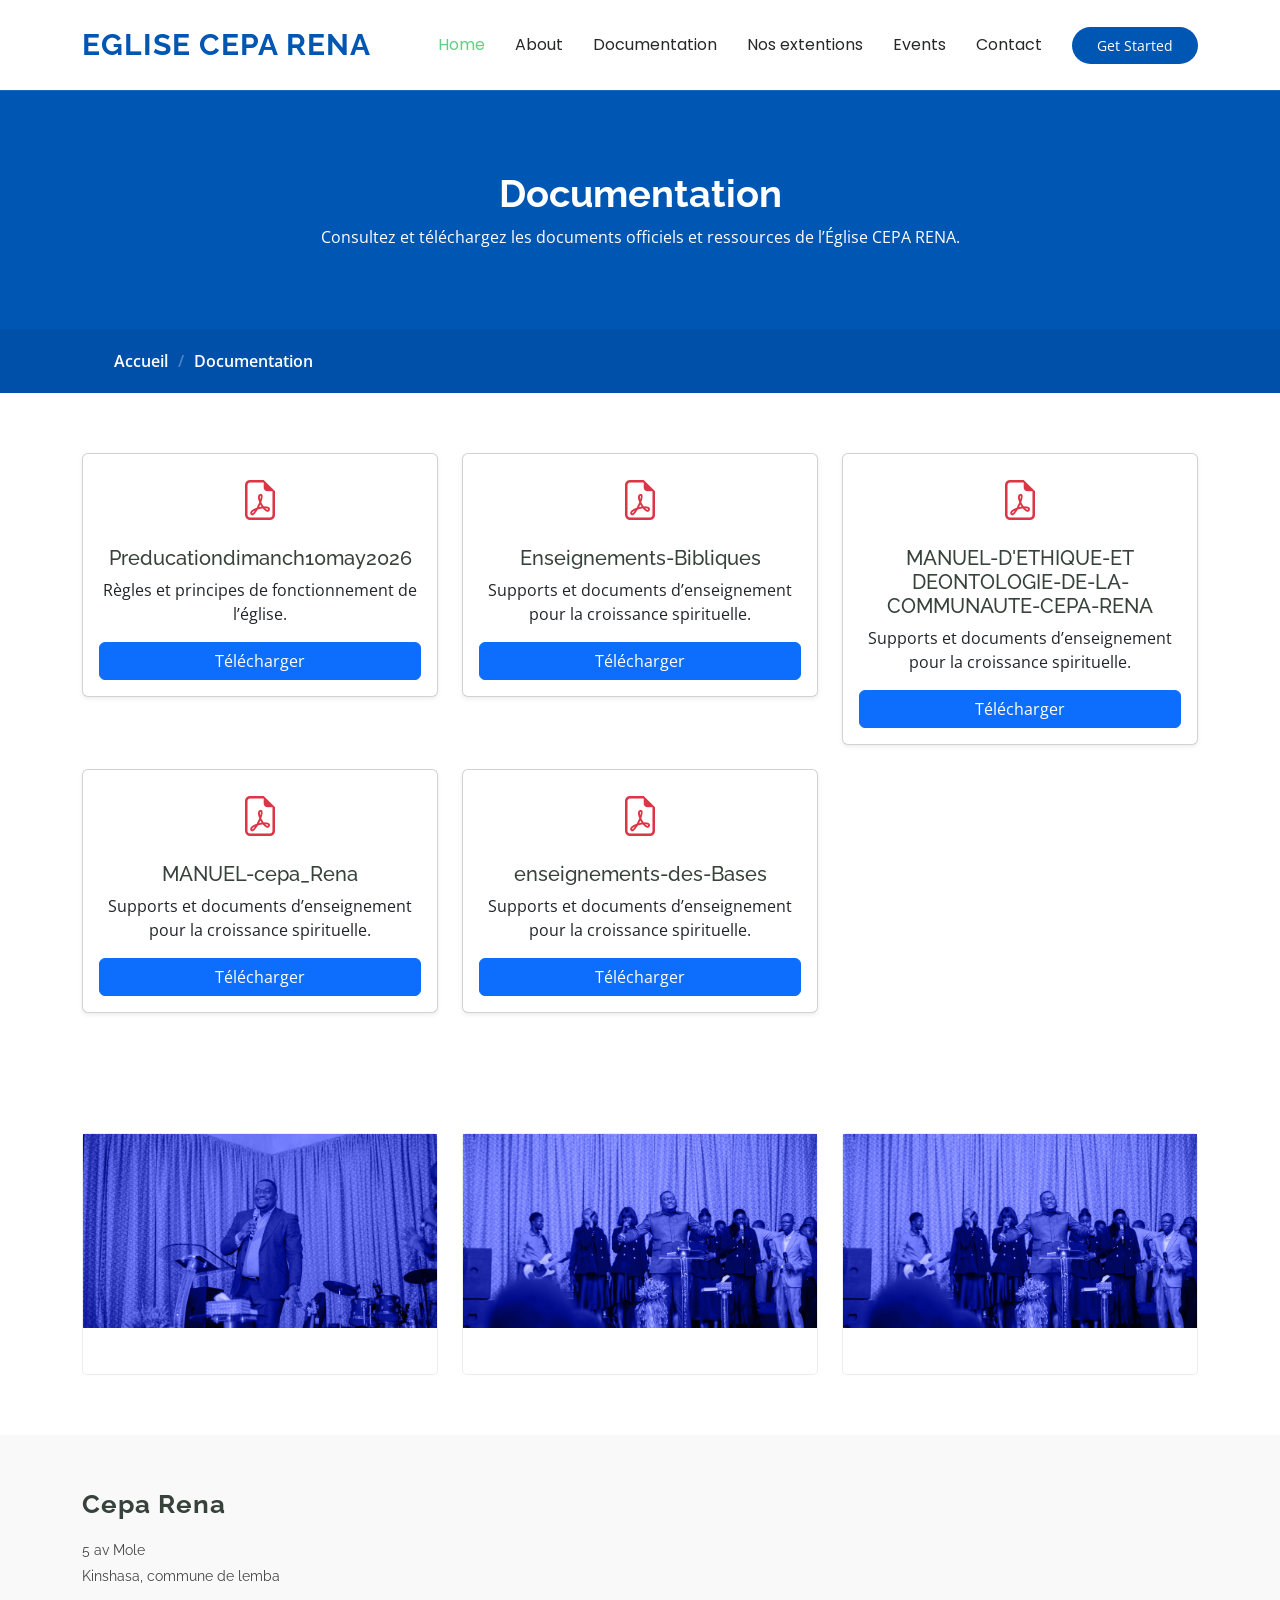
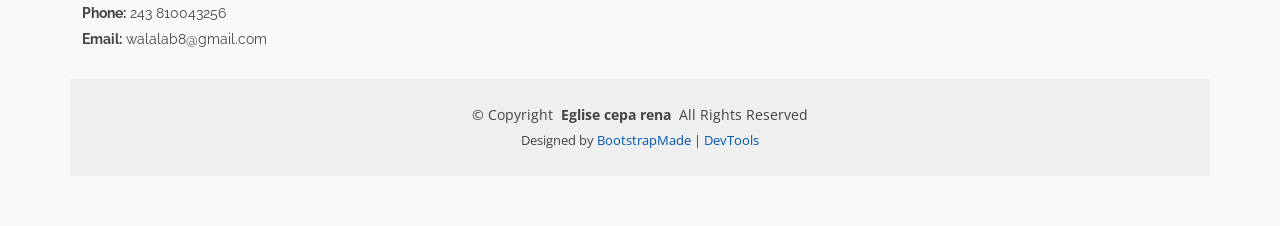
<file: courses.html>
<!DOCTYPE html>
<html lang="en">

<head>
  <meta charset="utf-8">
  <meta content="width=device-width, initial-scale=1.0" name="viewport">
  <title>Courses - Mentor Bootstrap Template</title>
  <meta name="description" content="">
  <meta name="keywords" content="">

  <!-- Favicons -->
  <link href="assets/img/favicon.png" rel="icon">
  <link href="assets/img/apple-touch-icon.png" rel="apple-touch-icon">

  <!-- Fonts -->
  <link href="https://fonts.googleapis.com" rel="preconnect">
  <link href="https://fonts.gstatic.com" rel="preconnect" crossorigin>
  <link href="https://fonts.googleapis.com/css2?family=Open+Sans:ital,wght@0,300;0,400;0,500;0,600;0,700;0,800;1,300;1,400;1,500;1,600;1,700;1,800&family=Poppins:ital,wght@0,100;0,200;0,300;0,400;0,500;0,600;0,700;0,800;0,900;1,100;1,200;1,300;1,400;1,500;1,600;1,700;1,800;1,900&family=Raleway:ital,wght@0,100;0,200;0,300;0,400;0,500;0,600;0,700;0,800;0,900;1,100;1,200;1,300;1,400;1,500;1,600;1,700;1,800;1,900&display=swap" rel="stylesheet">

  <!-- Vendor CSS Files -->
  <link href="assets/vendor/bootstrap/css/bootstrap.min.css" rel="stylesheet">
  <link href="assets/vendor/bootstrap-icons/bootstrap-icons.css" rel="stylesheet">
  <link href="assets/vendor/aos/aos.css" rel="stylesheet">
  <link href="assets/vendor/glightbox/css/glightbox.min.css" rel="stylesheet">
  <link href="assets/vendor/swiper/swiper-bundle.min.css" rel="stylesheet">

  <!-- Main CSS File -->
  <link href="assets/css/main.css" rel="stylesheet">

  <!-- =======================================================
  * Template Name: Mentor
  * Template URL: https://bootstrapmade.com/mentor-free-education-bootstrap-theme/
  * Updated: Jul 07 2025 with Bootstrap v5.3.7
  * Author: BootstrapMade.com
  * License: https://bootstrapmade.com/license/
  ======================================================== -->
</head>

<body class="courses-page">

    <header id="header" class="header d-flex align-items-center sticky-top">
        <div class="container-fluid container-xl position-relative d-flex align-items-center">

            <a href="index.html" class="logo d-flex align-items-center me-auto">
                <!-- Uncomment the line below if you also wish to use an image logo -->
                <!-- <img src="assets/img/logo.webp" alt=""> -->
                <h1 class="sitename">Eglise Cepa Rena</h1>
            </a>

            <nav id="navmenu" class="navmenu">
                <ul>
                    <!--<li><a href="index.html">Home<br></a></li>
    <li><a href="about.html">About</a></li>
    <li><a href="courses.html" class="active">Courses</a></li>
    <li><a href="trainers.html">Trainers</a></li>
    <li><a href="events.html">Events</a></li>
    <li><a href="pricing.html">Pricing</a></li>-->
                    <li><a href="index.html" class="active">Home<br></a></li>
                    <li><a href="about.html">About</a></li>
                    <li><a href="courses.html">Documentation</a></li>
                    <li><a href="trainers.html">Nos extentions</a></li>
                    <li><a href="events.html">Events</a></li>
                    <!--<li class="dropdown">
                        <a href="#"><span>Dropdown</span> <i class="bi bi-chevron-down toggle-dropdown"></i></a>-->
                        <!--<ul>
                            <li><a href="#">Dropdown 1</a></li>
                            <li class="dropdown">
                                <a href="#"><span>Deep Dropdown</span> <i class="bi bi-chevron-down toggle-dropdown"></i></a>
                                <ul>
                                    <li><a href="#">Deep Dropdown 1</a></li>
                                    <li><a href="#">Deep Dropdown 2</a></li>
                                    <li><a href="#">Deep Dropdown 3</a></li>
                                    <li><a href="#">Deep Dropdown 4</a></li>
                                    <li><a href="#">Deep Dropdown 5</a></li>
                                </ul>
                            </li>
                            <li><a href="#">Dropdown 2</a></li>
                            <li><a href="#">Dropdown 3</a></li>
                            <li><a href="#">Dropdown 4</a></li>
                        </ul>-->
                    <!--</li>-->
                    <li><a href="contact.html">Contact</a></li>
                </ul>
                <i class="mobile-nav-toggle d-xl-none bi bi-list"></i>
            </nav>

            <a class="btn-getstarted" href="courses.html">Get Started</a>

        </div>
    </header>

    <!--<main class="main">-->
    <!-- Page Title -->
    <!--<div class="page-title" data-aos="fade">
      <div class="heading">
        <div class="container">
          <div class="row d-flex justify-content-center text-center">
            <div class="col-lg-8">
              <h1>Courses</h1>
              <p class="mb-0">Odio et unde deleniti. Deserunt numquam exercitationem. Officiis quo odio sint voluptas consequatur ut a odio voluptatem. Sit dolorum debitis veritatis natus dolores. Quasi ratione sint. Sit quaerat ipsum dolorem.</p>
            </div>
          </div>
        </div>
      </div>
      <nav class="breadcrumbs">
        <div class="container">
          <ol>
            <li><a href="index.html">Home</a></li>
            <li class="current">Courses</li>
          </ol>
        </div>
      </nav>
    </div>-->
    <!-- End Page Title -->
    <main class="main">

        <!-- Page Title -->
        <div class="page-title" data-aos="fade">
            <div class="heading">
                <div class="container">
                    <div class="row d-flex justify-content-center text-center">
                        <div class="col-lg-8">
                            <h1>Documentation</h1>
                            <p class="mb-0">
                                Consultez et téléchargez les documents officiels et ressources
                                de l’Église CEPA RENA.
                            </p>
                        </div>
                    </div>
                </div>
            </div>
            <nav class="breadcrumbs">
                <div class="container">
                    <ol>
                        <li><a href="index.html">Accueil</a></li>
                        <li class="current">Documentation</li>
                    </ol>
                </div>
            </nav>
        </div>
        <!-- End Page Title -->
        <!-- Documentation Section -->
        <section class="documentation section">
            <div class="container" data-aos="fade-up">

                <div class="row gy-4">

                    <!-- Document 1 -->
                    <!--<div class="col-lg-4 col-md-6">
                        <div class="card shadow-sm p-3 text-center">
                            <i class="bi bi-file-earmark-pdf fs-1 text-danger"></i>
                            <h5 class="mt-3">Statuts-Officiels</h5>
                            <p>Document officiel présentant la vision et l’organisation de CEPA RENA.</p>
                            <a href="docs/AFFERMISSEMENT-CEPA-RENA.pdf" target="_blank" class="btn btn-primary">
                                Télécharger
                            </a>
                        </div>
                    </div>-->

                    <!-- Document 2 -->
                    <div class="col-lg-4 col-md-6">
                        <div class="card shadow-sm p-3 text-center">
                            <i class="bi bi-file-earmark-pdf fs-1 text-danger"></i>
                            <h5 class="mt-3">Preducationdimanch10may2026</h5>
                            <p>Règles et principes de fonctionnement de l’église.</p>
                            <a href="docs/Preducationdimanch10may2026.pdf" target="_blank" class="btn btn-primary">
                                Télécharger
                            </a>
                        </div>
                    </div>

                    <!-- Document 3 -->
                    <div class="col-lg-4 col-md-6">
                        <div class="card shadow-sm p-3 text-center">
                            <i class="bi bi-file-earmark-pdf fs-1 text-danger"></i>
                            <h5 class="mt-3">Enseignements-Bibliques</h5>
                            <p>Supports et documents d’enseignement pour la croissance spirituelle.</p>
                            <a href="docs/enseignement-biblique.pdf" target="_blank" class="btn btn-primary">
                                Télécharger
                            </a>
                        </div>
                    </div>
                    <div class="col-lg-4 col-md-6">
                        <div class="card shadow-sm p-3 text-center">
                            <i class="bi bi-file-earmark-pdf fs-1 text-danger"></i>
                            <h5 class="mt-3">MANUEL-D'ETHIQUE-ET DEONTOLOGIE-DE-LA-COMMUNAUTE-CEPA-RENA</h5>
                            <p>Supports et documents d’enseignement pour la croissance spirituelle.</p>
                            <a href="docs/MANUEL-D'ETHIQUE-ET DEONTOLOGIE-DE-LA-COMMUNAUTE-CEPA-RENA.pdf" target="_blank" class="btn btn-primary">
                                Télécharger
                            </a>
                        </div>
                    </div>
                    <div class="col-lg-4 col-md-6">
                        <div class="card shadow-sm p-3 text-center">
                            <i class="bi bi-file-earmark-pdf fs-1 text-danger"></i>
                            <h5 class="mt-3">MANUEL-cepa_Rena</h5>
                            <p>Supports et documents d’enseignement pour la croissance spirituelle.</p>
                            <a href="docs/MANUEL-cepa_Rena.pdf" target="_blank" class="btn btn-primary">
                                Télécharger
                            </a>
                        </div>
                    </div>
                    <div class="col-lg-4 col-md-6">
                        <div class="card shadow-sm p-3 text-center">
                            <i class="bi bi-file-earmark-pdf fs-1 text-danger"></i>
                            <h5 class="mt-3">enseignements-des-Bases</h5>
                            <p>Supports et documents d’enseignement pour la croissance spirituelle.</p>
                            <a href="docs/enseignements-des-Bases.pdf" target="_blank" class="btn btn-primary">
                                Télécharger
                            </a>
                        </div>
                    </div>

                </div>

            </div>
        </section>
        <!-- End Documentation Section -->

    </main>

    <!-- Courses Section -->
    <section id="courses" class="courses section">

        <div class="container">

            <div class="row">

                <div class="col-lg-4 col-md-6 d-flex align-items-stretch" data-aos="zoom-in" data-aos-delay="100">
                    <div class="course-item">
                        <img src="assets/img/Rena2.png" class="img-fluid" alt="...">
                        <div class="course-content">
                            <!--<div class="d-flex justify-content-between align-items-center mb-3">
                                <p class="category">Web Development</p>
                            </div>-->

                            <!--<h3><a href="course-details.html">Website Design</a></h3>
                            <p class="description">Et architecto provident deleniti facere repellat nobis iste. Id facere quia quae dolores dolorem tempore.</p>-->
                            <!--<div class="trainer d-flex justify-content-between align-items-center">-->
                                <!--<div class="trainer-profile d-flex align-items-center">
                                    <img src="assets/img/person/person-m-7.webp" class="img-fluid" alt="">
                                    <a href="" class="trainer-link">Antonio</a>
                                </div>
                                <div class="trainer-rank d-flex align-items-center">
                                    <i class="bi bi-person user-icon"></i>&nbsp;50
                                    &nbsp;&nbsp;
                                    <i class="bi bi-heart heart-icon"></i>&nbsp;65
                                </div>-->
                            <!--</div>-->
                        </div>
                    </div>
                </div> <!-- End Course Item-->

                <div class="col-lg-4 col-md-6 d-flex align-items-stretch mt-4 mt-md-0" data-aos="zoom-in" data-aos-delay="200">
                    <div class="course-item">
                        <img src="assets/img/Rena1.png" class="img-fluid" alt="...">
                        <div class="course-content">
                            <!--<div class="d-flex justify-content-between align-items-center mb-3">-->
                                <!--<p class="category">Marketing</p>-->
                            <!--</div>-->

                            <!--<h3><a href="course-details.html">Search Engine Optimization</a></h3>
                            <p class="description">Et architecto provident deleniti facere repellat nobis iste. Id facere quia quae dolores dolorem tempore.</p>-->
                            <!--<div class="trainer d-flex justify-content-between align-items-center">-->
                                <!--<div class="trainer-profile d-flex align-items-center">
                                    <img src="assets/img/person/person-f-14.webp" class="img-fluid" alt="">
                                    <a href="" class="trainer-link">Lana</a>
                                </div>-->
                                <!--<div class="trainer-rank d-flex align-items-center">
                                    <i class="bi bi-person user-icon"></i>&nbsp;35
                                    &nbsp;&nbsp;
                                    <i class="bi bi-heart heart-icon"></i>&nbsp;42
                                </div>-->
                            <!--</div>-->
                        </div>
                    </div>
                </div> <!-- End Course Item-->

                <div class="col-lg-4 col-md-6 d-flex align-items-stretch mt-4 mt-lg-0" data-aos="zoom-in" data-aos-delay="300">
                    <div class="course-item">
                        <img src="assets/img/Rena1.png" class="img-fluid" alt="...">
                        <div class="course-content">
                            <div class="d-flex justify-content-between align-items-center mb-3">
                                <!--<p class="category">Content</p>-->
                            </div>

                            <!--<h3><a href="course-details.html">Copywriting</a></h3>
                            <p class="description">Et architecto provident deleniti facere repellat nobis iste. Id facere quia quae dolores dolorem tempore.</p>
                            <div class="trainer d-flex justify-content-between align-items-center">-->
                                <!--<div class="trainer-profile d-flex align-items-center">
                                    <img src="assets/img/Rena2.png" class="img-fluid" alt="">
                                    <a href="" class="trainer-link">Brandon</a>
                                </div>-->
                                <!--<div class="trainer-rank d-flex align-items-center">
                                    <i class="bi bi-person user-icon"></i>&nbsp;20
                                    &nbsp;&nbsp;
                                    <i class="bi bi-heart heart-icon"></i>&nbsp;85
                                </div>
                            </div>-->
                        </div>
                    </div>
                </div> <!-- End Course Item-->

            </div>

        </div>

    </section><!-- /Courses Section -->
    </main>

    <footer id="footer" class="footer position-relative light-background">

        <div class="container footer-top">
            <div class="row gy-4">
                <div class="col-lg-4 col-md-6 footer-about">
                    <a href="index.html" class="logo d-flex align-items-center">
                        <span class="sitename">Cepa Rena</span>
                    </a>
                    <div class="footer-contact pt-3">
                        <p>5  av Mole</p>
                        <p>Kinshasa, commune de lemba</p>
                        <p class="mt-3"><strong>Phone:</strong> <span>243 810043256</span></p>
                        <p><strong>Email:</strong> <span>walalab8@gmail.com</span></p>
                    </div>
                    <!--<div class="social-links d-flex mt-4">
                        <a href=""><i class="bi bi-twitter-x"></i></a>
                        <a href=""><i class="bi bi-facebook"></i></a>
                        <a href=""><i class="bi bi-instagram"></i></a>
                        <a href=""><i class="bi bi-linkedin"></i></a>
                    </div>-->
                </div>

                <!--<div class="col-lg-2 col-md-3 footer-links">
                    <h4>Useful Links</h4>-->
                    <!--<ul>
                        <li><a href="#">Home</a></li>
                        <li><a href="#">About us</a></li>
                        <li><a href="#">Services</a></li>
                        <li><a href="#">Terms of service</a></li>
                        <li><a href="#">Privacy policy</a></li>
                    </ul>-->
                <!--</div>-->

                <!--<div class="col-lg-2 col-md-3 footer-links">
                    <h4>Our Services</h4>-->
                    <!--<ul>
                        <li><a href="#">Web Design</a></li>
                        <li><a href="#">Web Development</a></li>
                        <li><a href="#">Product Management</a></li>
                        <li><a href="#">Marketing</a></li>
                        <li><a href="#">Graphic Design</a></li>
                    </ul>-->
                <!--</div>-->

                <!--<div class="col-lg-4 col-md-12 footer-newsletter">
                    <h4>Our Newsletter</h4>
                    <p>Subscribe to our newsletter and receive the latest news about our products and services!</p>-->
                    <!--<form action="forms/newsletter.php" method="post" class="php-email-form">
                        <div class="newsletter-form"><input type="email" name="email"><input type="submit" value="Subscribe"></div>
                        <div class="loading">Loading</div>
                        <div class="error-message"></div>
                        <div class="sent-message">Your subscription request has been sent. Thank you!</div>
                    </form>-->
                <!--</div>-->

            </div>
        </div>

        <div class="container copyright text-center mt-4">
            <p>© <span>Copyright</span> <strong class="px-1 sitename">Eglise cepa rena</strong> <span>All Rights Reserved</span></p>
            <div class="credits">
                <!-- All the links in the footer should remain intact. -->
                <!-- You can delete the links only if you've purchased the pro version. -->
                <!-- Licensing information: https://bootstrapmade.com/license/ -->
                <!-- Purchase the pro version with working PHP/AJAX contact form: [buy-url] -->
                Designed by <a href="https://bootstrapmade.com/">BootstrapMade</a> | <a href="https://bootstrapmade.com/tools/">DevTools</a>
            </div>
        </div>

    </footer>

    <!-- Scroll Top -->
    <a href="#" id="scroll-top" class="scroll-top d-flex align-items-center justify-content-center"><i class="bi bi-arrow-up-short"></i></a>

    <!-- Preloader -->
    <div id="preloader"></div>

    <!-- Vendor JS Files -->
    <script src="assets/vendor/bootstrap/js/bootstrap.bundle.min.js"></script>
    <script src="assets/vendor/php-email-form/validate.js"></script>
    <script src="assets/vendor/aos/aos.js"></script>
    <script src="assets/vendor/glightbox/js/glightbox.min.js"></script>
    <script src="assets/vendor/purecounter/purecounter_vanilla.js"></script>
    <script src="assets/vendor/swiper/swiper-bundle.min.js"></script>

    <!-- Main JS File -->
    <script src="assets/js/main.js"></script>

</body>

</html>
</file>
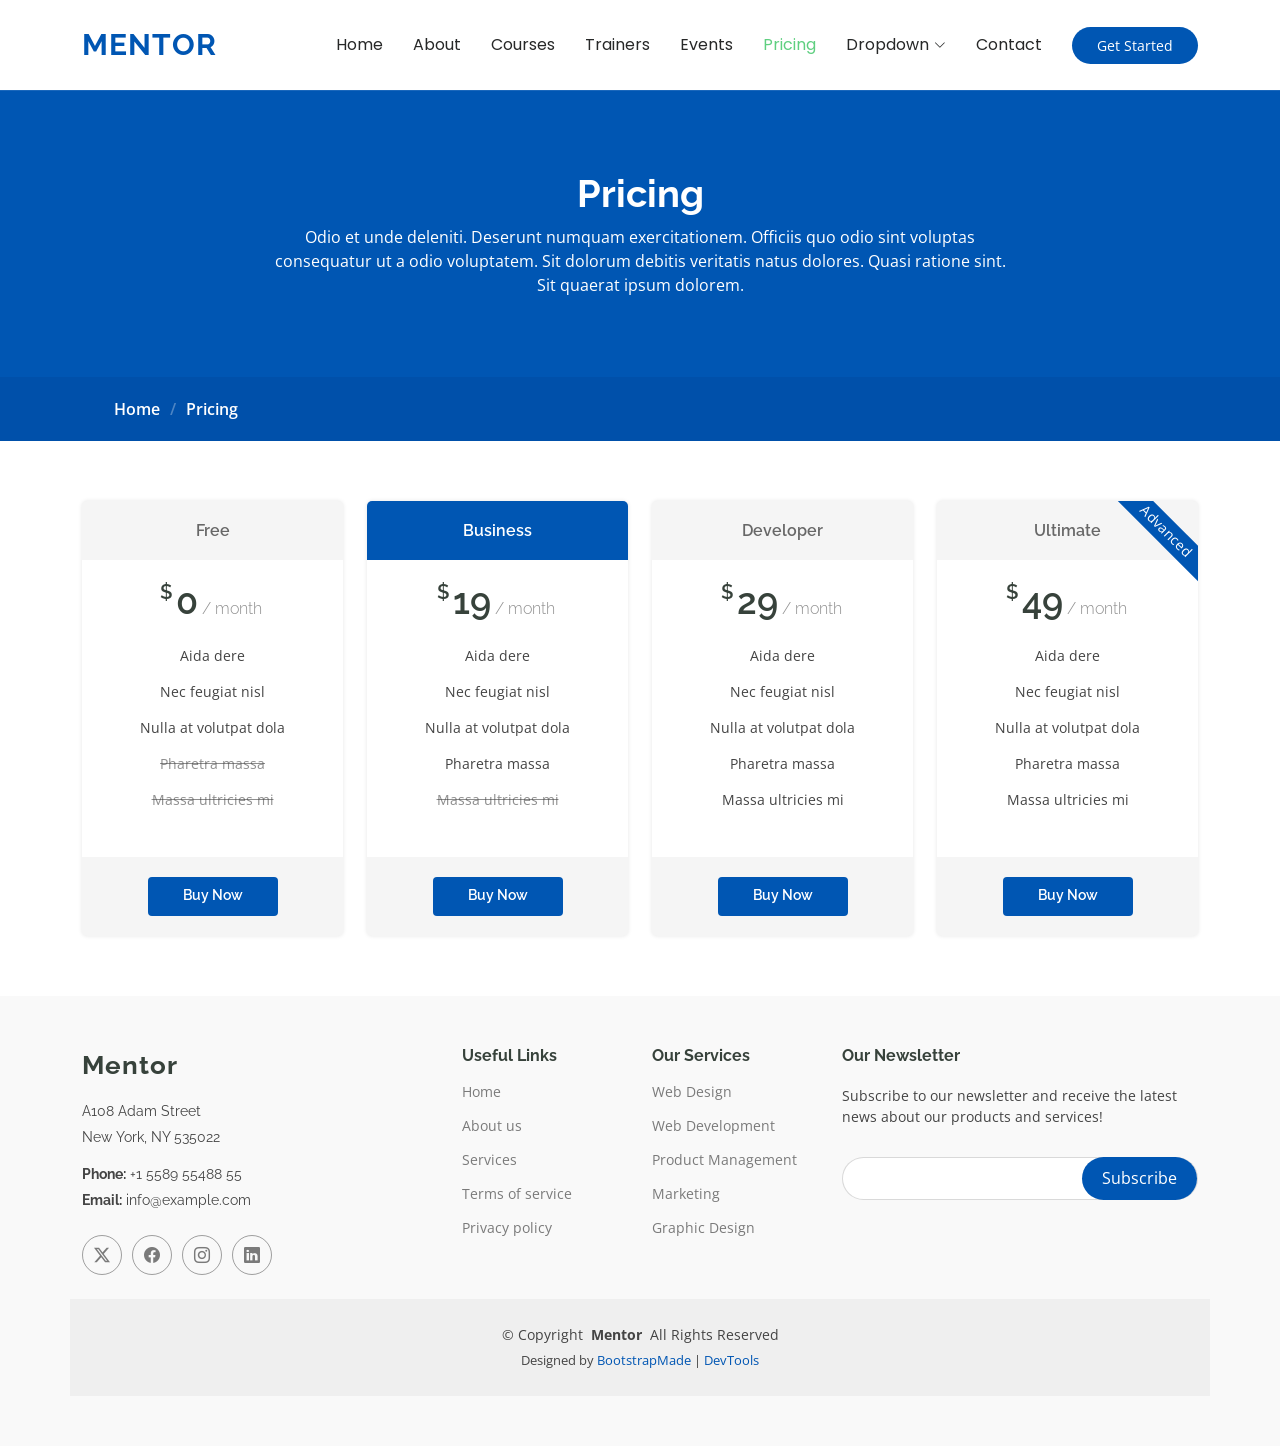
<file: pricing.html>
<!DOCTYPE html>
<html lang="en">

<head>
  <meta charset="utf-8">
  <meta content="width=device-width, initial-scale=1.0" name="viewport">
  <title>Pricing - Mentor Bootstrap Template</title>
  <meta name="description" content="">
  <meta name="keywords" content="">

  <!-- Favicons -->
  <link href="assets/img/favicon.png" rel="icon">
  <link href="assets/img/apple-touch-icon.png" rel="apple-touch-icon">

  <!-- Fonts -->
  <link href="https://fonts.googleapis.com" rel="preconnect">
  <link href="https://fonts.gstatic.com" rel="preconnect" crossorigin>
  <link href="https://fonts.googleapis.com/css2?family=Open+Sans:ital,wght@0,300;0,400;0,500;0,600;0,700;0,800;1,300;1,400;1,500;1,600;1,700;1,800&family=Poppins:ital,wght@0,100;0,200;0,300;0,400;0,500;0,600;0,700;0,800;0,900;1,100;1,200;1,300;1,400;1,500;1,600;1,700;1,800;1,900&family=Raleway:ital,wght@0,100;0,200;0,300;0,400;0,500;0,600;0,700;0,800;0,900;1,100;1,200;1,300;1,400;1,500;1,600;1,700;1,800;1,900&display=swap" rel="stylesheet">

  <!-- Vendor CSS Files -->
  <link href="assets/vendor/bootstrap/css/bootstrap.min.css" rel="stylesheet">
  <link href="assets/vendor/bootstrap-icons/bootstrap-icons.css" rel="stylesheet">
  <link href="assets/vendor/aos/aos.css" rel="stylesheet">
  <link href="assets/vendor/glightbox/css/glightbox.min.css" rel="stylesheet">
  <link href="assets/vendor/swiper/swiper-bundle.min.css" rel="stylesheet">

  <!-- Main CSS File -->
  <link href="assets/css/main.css" rel="stylesheet">

  <!-- =======================================================
  * Template Name: Mentor
  * Template URL: https://bootstrapmade.com/mentor-free-education-bootstrap-theme/
  * Updated: Jul 07 2025 with Bootstrap v5.3.7
  * Author: BootstrapMade.com
  * License: https://bootstrapmade.com/license/
  ======================================================== -->
</head>

<body class="pricing-page">

  <header id="header" class="header d-flex align-items-center sticky-top">
    <div class="container-fluid container-xl position-relative d-flex align-items-center">

      <a href="index.html" class="logo d-flex align-items-center me-auto">
        <!-- Uncomment the line below if you also wish to use an image logo -->
        <!-- <img src="assets/img/logo.webp" alt=""> -->
        <h1 class="sitename">Mentor</h1>
      </a>

      <nav id="navmenu" class="navmenu">
        <ul>
          <li><a href="index.html">Home<br></a></li>
          <li><a href="about.html">About</a></li>
          <li><a href="courses.html">Courses</a></li>
          <li><a href="trainers.html">Trainers</a></li>
          <li><a href="events.html">Events</a></li>
          <li><a href="pricing.html" class="active">Pricing</a></li>
          <li class="dropdown"><a href="#"><span>Dropdown</span> <i class="bi bi-chevron-down toggle-dropdown"></i></a>
            <ul>
              <li><a href="#">Dropdown 1</a></li>
              <li class="dropdown"><a href="#"><span>Deep Dropdown</span> <i class="bi bi-chevron-down toggle-dropdown"></i></a>
                <ul>
                  <li><a href="#">Deep Dropdown 1</a></li>
                  <li><a href="#">Deep Dropdown 2</a></li>
                  <li><a href="#">Deep Dropdown 3</a></li>
                  <li><a href="#">Deep Dropdown 4</a></li>
                  <li><a href="#">Deep Dropdown 5</a></li>
                </ul>
              </li>
              <li><a href="#">Dropdown 2</a></li>
              <li><a href="#">Dropdown 3</a></li>
              <li><a href="#">Dropdown 4</a></li>
            </ul>
          </li>
          <li><a href="contact.html">Contact</a></li>
        </ul>
        <i class="mobile-nav-toggle d-xl-none bi bi-list"></i>
      </nav>

      <a class="btn-getstarted" href="courses.html">Get Started</a>

    </div>
  </header>

  <main class="main">

    <!-- Page Title -->
    <div class="page-title" data-aos="fade">
      <div class="heading">
        <div class="container">
          <div class="row d-flex justify-content-center text-center">
            <div class="col-lg-8">
              <h1>Pricing</h1>
              <p class="mb-0">Odio et unde deleniti. Deserunt numquam exercitationem. Officiis quo odio sint voluptas consequatur ut a odio voluptatem. Sit dolorum debitis veritatis natus dolores. Quasi ratione sint. Sit quaerat ipsum dolorem.</p>
            </div>
          </div>
        </div>
      </div>
      <nav class="breadcrumbs">
        <div class="container">
          <ol>
            <li><a href="index.html">Home</a></li>
            <li class="current">Pricing</li>
          </ol>
        </div>
      </nav>
    </div><!-- End Page Title -->

    <!-- Pricing Section -->
    <section id="pricing" class="pricing section">

      <div class="container">

        <div class="row gy-3">

          <div class="col-xl-3 col-lg-6" data-aos="fade-up" data-aos-delay="100">
            <div class="pricing-item">
              <h3>Free</h3>
              <h4><sup>$</sup>0<span> / month</span></h4>
              <ul>
                <li>Aida dere</li>
                <li>Nec feugiat nisl</li>
                <li>Nulla at volutpat dola</li>
                <li class="na">Pharetra massa</li>
                <li class="na">Massa ultricies mi</li>
              </ul>
              <div class="btn-wrap">
                <a href="#" class="btn-buy">Buy Now</a>
              </div>
            </div>
          </div><!-- End Pricing Item -->

          <div class="col-xl-3 col-lg-6" data-aos="fade-up" data-aos-delay="200">
            <div class="pricing-item featured">
              <h3>Business</h3>
              <h4><sup>$</sup>19<span> / month</span></h4>
              <ul>
                <li>Aida dere</li>
                <li>Nec feugiat nisl</li>
                <li>Nulla at volutpat dola</li>
                <li>Pharetra massa</li>
                <li class="na">Massa ultricies mi</li>
              </ul>
              <div class="btn-wrap">
                <a href="#" class="btn-buy">Buy Now</a>
              </div>
            </div>
          </div><!-- End Pricing Item -->

          <div class="col-xl-3 col-lg-6" data-aos="fade-up" data-aos-delay="400">
            <div class="pricing-item">
              <h3>Developer</h3>
              <h4><sup>$</sup>29<span> / month</span></h4>
              <ul>
                <li>Aida dere</li>
                <li>Nec feugiat nisl</li>
                <li>Nulla at volutpat dola</li>
                <li>Pharetra massa</li>
                <li>Massa ultricies mi</li>
              </ul>
              <div class="btn-wrap">
                <a href="#" class="btn-buy">Buy Now</a>
              </div>
            </div>
          </div><!-- End Pricing Item -->

          <div class="col-xl-3 col-lg-6" data-aos="fade-up" data-aos-delay="400">
            <div class="pricing-item">
              <span class="advanced">Advanced</span>
              <h3>Ultimate</h3>
              <h4><sup>$</sup>49<span> / month</span></h4>
              <ul>
                <li>Aida dere</li>
                <li>Nec feugiat nisl</li>
                <li>Nulla at volutpat dola</li>
                <li>Pharetra massa</li>
                <li>Massa ultricies mi</li>
              </ul>
              <div class="btn-wrap">
                <a href="#" class="btn-buy">Buy Now</a>
              </div>
            </div>
          </div><!-- End Pricing Item -->

        </div>

      </div>

    </section><!-- /Pricing Section -->

  </main>

  <footer id="footer" class="footer position-relative light-background">

    <div class="container footer-top">
      <div class="row gy-4">
        <div class="col-lg-4 col-md-6 footer-about">
          <a href="index.html" class="logo d-flex align-items-center">
            <span class="sitename">Mentor</span>
          </a>
          <div class="footer-contact pt-3">
            <p>A108 Adam Street</p>
            <p>New York, NY 535022</p>
            <p class="mt-3"><strong>Phone:</strong> <span>+1 5589 55488 55</span></p>
            <p><strong>Email:</strong> <span>info@example.com</span></p>
          </div>
          <div class="social-links d-flex mt-4">
            <a href=""><i class="bi bi-twitter-x"></i></a>
            <a href=""><i class="bi bi-facebook"></i></a>
            <a href=""><i class="bi bi-instagram"></i></a>
            <a href=""><i class="bi bi-linkedin"></i></a>
          </div>
        </div>

        <div class="col-lg-2 col-md-3 footer-links">
          <h4>Useful Links</h4>
          <ul>
            <li><a href="#">Home</a></li>
            <li><a href="#">About us</a></li>
            <li><a href="#">Services</a></li>
            <li><a href="#">Terms of service</a></li>
            <li><a href="#">Privacy policy</a></li>
          </ul>
        </div>

        <div class="col-lg-2 col-md-3 footer-links">
          <h4>Our Services</h4>
          <ul>
            <li><a href="#">Web Design</a></li>
            <li><a href="#">Web Development</a></li>
            <li><a href="#">Product Management</a></li>
            <li><a href="#">Marketing</a></li>
            <li><a href="#">Graphic Design</a></li>
          </ul>
        </div>

        <div class="col-lg-4 col-md-12 footer-newsletter">
          <h4>Our Newsletter</h4>
          <p>Subscribe to our newsletter and receive the latest news about our products and services!</p>
          <form action="forms/newsletter.php" method="post" class="php-email-form">
            <div class="newsletter-form"><input type="email" name="email"><input type="submit" value="Subscribe"></div>
            <div class="loading">Loading</div>
            <div class="error-message"></div>
            <div class="sent-message">Your subscription request has been sent. Thank you!</div>
          </form>
        </div>

      </div>
    </div>

    <div class="container copyright text-center mt-4">
      <p>© <span>Copyright</span> <strong class="px-1 sitename">Mentor</strong> <span>All Rights Reserved</span></p>
      <div class="credits">
        <!-- All the links in the footer should remain intact. -->
        <!-- You can delete the links only if you've purchased the pro version. -->
        <!-- Licensing information: https://bootstrapmade.com/license/ -->
        <!-- Purchase the pro version with working PHP/AJAX contact form: [buy-url] -->
        Designed by <a href="https://bootstrapmade.com/">BootstrapMade</a> | <a href="https://bootstrapmade.com/tools/">DevTools</a>
      </div>
    </div>

  </footer>

  <!-- Scroll Top -->
  <a href="#" id="scroll-top" class="scroll-top d-flex align-items-center justify-content-center"><i class="bi bi-arrow-up-short"></i></a>

  <!-- Preloader -->
  <div id="preloader"></div>

  <!-- Vendor JS Files -->
  <script src="assets/vendor/bootstrap/js/bootstrap.bundle.min.js"></script>
  <script src="assets/vendor/php-email-form/validate.js"></script>
  <script src="assets/vendor/aos/aos.js"></script>
  <script src="assets/vendor/glightbox/js/glightbox.min.js"></script>
  <script src="assets/vendor/purecounter/purecounter_vanilla.js"></script>
  <script src="assets/vendor/swiper/swiper-bundle.min.js"></script>

  <!-- Main JS File -->
  <script src="assets/js/main.js"></script>

</body>

</html>
</file>
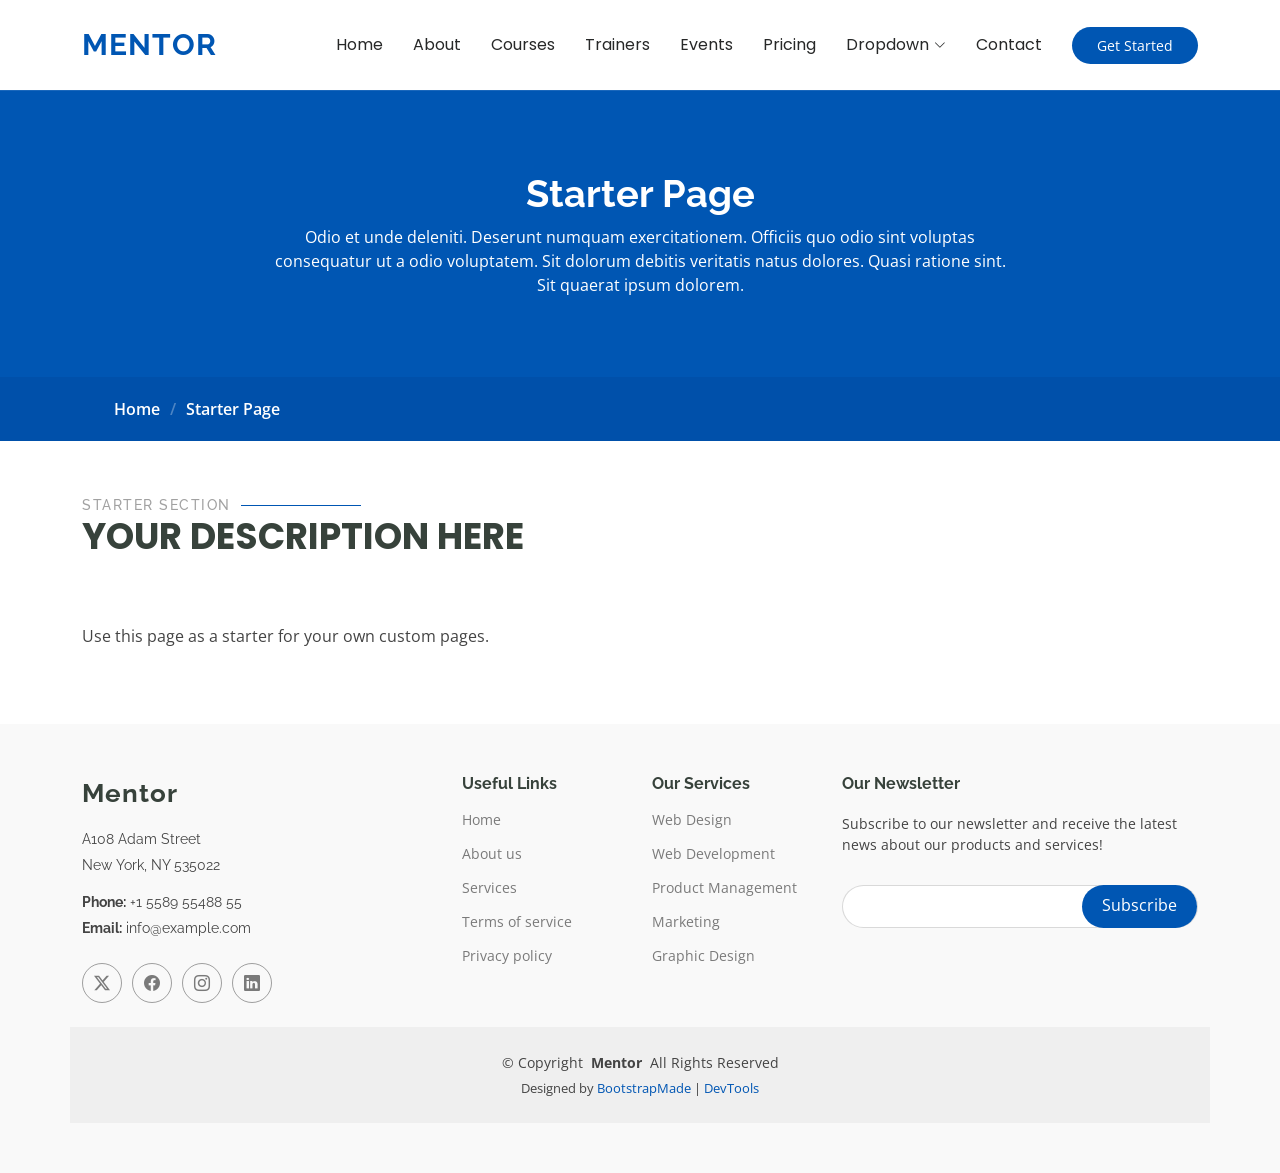
<file: starter-page.html>
<!DOCTYPE html>
<html lang="en">

<head>
  <meta charset="utf-8">
  <meta content="width=device-width, initial-scale=1.0" name="viewport">
  <title>Starter Page - Mentor Bootstrap Template</title>
  <meta name="description" content="">
  <meta name="keywords" content="">

  <!-- Favicons -->
  <link href="assets/img/favicon.png" rel="icon">
  <link href="assets/img/apple-touch-icon.png" rel="apple-touch-icon">

  <!-- Fonts -->
  <link href="https://fonts.googleapis.com" rel="preconnect">
  <link href="https://fonts.gstatic.com" rel="preconnect" crossorigin>
  <link href="https://fonts.googleapis.com/css2?family=Open+Sans:ital,wght@0,300;0,400;0,500;0,600;0,700;0,800;1,300;1,400;1,500;1,600;1,700;1,800&family=Poppins:ital,wght@0,100;0,200;0,300;0,400;0,500;0,600;0,700;0,800;0,900;1,100;1,200;1,300;1,400;1,500;1,600;1,700;1,800;1,900&family=Raleway:ital,wght@0,100;0,200;0,300;0,400;0,500;0,600;0,700;0,800;0,900;1,100;1,200;1,300;1,400;1,500;1,600;1,700;1,800;1,900&display=swap" rel="stylesheet">

  <!-- Vendor CSS Files -->
  <link href="assets/vendor/bootstrap/css/bootstrap.min.css" rel="stylesheet">
  <link href="assets/vendor/bootstrap-icons/bootstrap-icons.css" rel="stylesheet">
  <link href="assets/vendor/aos/aos.css" rel="stylesheet">
  <link href="assets/vendor/glightbox/css/glightbox.min.css" rel="stylesheet">
  <link href="assets/vendor/swiper/swiper-bundle.min.css" rel="stylesheet">

  <!-- Main CSS File -->
  <link href="assets/css/main.css" rel="stylesheet">

  <!-- =======================================================
  * Template Name: Mentor
  * Template URL: https://bootstrapmade.com/mentor-free-education-bootstrap-theme/
  * Updated: Jul 07 2025 with Bootstrap v5.3.7
  * Author: BootstrapMade.com
  * License: https://bootstrapmade.com/license/
  ======================================================== -->
</head>

<body class="starter-page-page">

  <header id="header" class="header d-flex align-items-center sticky-top">
    <div class="container-fluid container-xl position-relative d-flex align-items-center">

      <a href="index.html" class="logo d-flex align-items-center me-auto">
        <!-- Uncomment the line below if you also wish to use an image logo -->
        <!-- <img src="assets/img/logo.webp" alt=""> -->
        <h1 class="sitename">Mentor</h1>
      </a>

      <nav id="navmenu" class="navmenu">
        <ul>
          <li><a href="index.html">Home<br></a></li>
          <li><a href="about.html">About</a></li>
          <li><a href="courses.html">Courses</a></li>
          <li><a href="trainers.html">Trainers</a></li>
          <li><a href="events.html">Events</a></li>
          <li><a href="pricing.html">Pricing</a></li>
          <li class="dropdown"><a href="#"><span>Dropdown</span> <i class="bi bi-chevron-down toggle-dropdown"></i></a>
            <ul>
              <li><a href="#">Dropdown 1</a></li>
              <li class="dropdown"><a href="#"><span>Deep Dropdown</span> <i class="bi bi-chevron-down toggle-dropdown"></i></a>
                <ul>
                  <li><a href="#">Deep Dropdown 1</a></li>
                  <li><a href="#">Deep Dropdown 2</a></li>
                  <li><a href="#">Deep Dropdown 3</a></li>
                  <li><a href="#">Deep Dropdown 4</a></li>
                  <li><a href="#">Deep Dropdown 5</a></li>
                </ul>
              </li>
              <li><a href="#">Dropdown 2</a></li>
              <li><a href="#">Dropdown 3</a></li>
              <li><a href="#">Dropdown 4</a></li>
            </ul>
          </li>
          <li><a href="contact.html">Contact</a></li>
        </ul>
        <i class="mobile-nav-toggle d-xl-none bi bi-list"></i>
      </nav>

      <a class="btn-getstarted" href="courses.html">Get Started</a>

    </div>
  </header>

  <main class="main">

    <!-- Page Title -->
    <div class="page-title" data-aos="fade">
      <div class="heading">
        <div class="container">
          <div class="row d-flex justify-content-center text-center">
            <div class="col-lg-8">
              <h1>Starter Page</h1>
              <p class="mb-0">Odio et unde deleniti. Deserunt numquam exercitationem. Officiis quo odio sint voluptas consequatur ut a odio voluptatem. Sit dolorum debitis veritatis natus dolores. Quasi ratione sint. Sit quaerat ipsum dolorem.</p>
            </div>
          </div>
        </div>
      </div>
      <nav class="breadcrumbs">
        <div class="container">
          <ol>
            <li><a href="index.html">Home</a></li>
            <li class="current">Starter Page</li>
          </ol>
        </div>
      </nav>
    </div><!-- End Page Title -->

    <!-- Starter Section Section -->
    <section id="starter-section" class="starter-section section">

      <!-- Section Title -->
      <div class="container section-title" data-aos="fade-up">
        <h2>Starter Section</h2>
        <p>Your Description Here<br></p>
      </div><!-- End Section Title -->

      <div class="container" data-aos="fade-up">
        <p>Use this page as a starter for your own custom pages.</p>
      </div>

    </section><!-- /Starter Section Section -->

  </main>

  <footer id="footer" class="footer position-relative light-background">

    <div class="container footer-top">
      <div class="row gy-4">
        <div class="col-lg-4 col-md-6 footer-about">
          <a href="index.html" class="logo d-flex align-items-center">
            <span class="sitename">Mentor</span>
          </a>
          <div class="footer-contact pt-3">
            <p>A108 Adam Street</p>
            <p>New York, NY 535022</p>
            <p class="mt-3"><strong>Phone:</strong> <span>+1 5589 55488 55</span></p>
            <p><strong>Email:</strong> <span>info@example.com</span></p>
          </div>
          <div class="social-links d-flex mt-4">
            <a href=""><i class="bi bi-twitter-x"></i></a>
            <a href=""><i class="bi bi-facebook"></i></a>
            <a href=""><i class="bi bi-instagram"></i></a>
            <a href=""><i class="bi bi-linkedin"></i></a>
          </div>
        </div>

        <div class="col-lg-2 col-md-3 footer-links">
          <h4>Useful Links</h4>
          <ul>
            <li><a href="#">Home</a></li>
            <li><a href="#">About us</a></li>
            <li><a href="#">Services</a></li>
            <li><a href="#">Terms of service</a></li>
            <li><a href="#">Privacy policy</a></li>
          </ul>
        </div>

        <div class="col-lg-2 col-md-3 footer-links">
          <h4>Our Services</h4>
          <ul>
            <li><a href="#">Web Design</a></li>
            <li><a href="#">Web Development</a></li>
            <li><a href="#">Product Management</a></li>
            <li><a href="#">Marketing</a></li>
            <li><a href="#">Graphic Design</a></li>
          </ul>
        </div>

        <div class="col-lg-4 col-md-12 footer-newsletter">
          <h4>Our Newsletter</h4>
          <p>Subscribe to our newsletter and receive the latest news about our products and services!</p>
          <form action="forms/newsletter.php" method="post" class="php-email-form">
            <div class="newsletter-form"><input type="email" name="email"><input type="submit" value="Subscribe"></div>
            <div class="loading">Loading</div>
            <div class="error-message"></div>
            <div class="sent-message">Your subscription request has been sent. Thank you!</div>
          </form>
        </div>

      </div>
    </div>

    <div class="container copyright text-center mt-4">
      <p>© <span>Copyright</span> <strong class="px-1 sitename">Mentor</strong> <span>All Rights Reserved</span></p>
      <div class="credits">
        <!-- All the links in the footer should remain intact. -->
        <!-- You can delete the links only if you've purchased the pro version. -->
        <!-- Licensing information: https://bootstrapmade.com/license/ -->
        <!-- Purchase the pro version with working PHP/AJAX contact form: [buy-url] -->
        Designed by <a href="https://bootstrapmade.com/">BootstrapMade</a> | <a href="https://bootstrapmade.com/tools/">DevTools</a>
      </div>
    </div>

  </footer>

  <!-- Scroll Top -->
  <a href="#" id="scroll-top" class="scroll-top d-flex align-items-center justify-content-center"><i class="bi bi-arrow-up-short"></i></a>

  <!-- Preloader -->
  <div id="preloader"></div>

  <!-- Vendor JS Files -->
  <script src="assets/vendor/bootstrap/js/bootstrap.bundle.min.js"></script>
  <script src="assets/vendor/php-email-form/validate.js"></script>
  <script src="assets/vendor/aos/aos.js"></script>
  <script src="assets/vendor/glightbox/js/glightbox.min.js"></script>
  <script src="assets/vendor/purecounter/purecounter_vanilla.js"></script>
  <script src="assets/vendor/swiper/swiper-bundle.min.js"></script>

  <!-- Main JS File -->
  <script src="assets/js/main.js"></script>

</body>

</html>
</file>
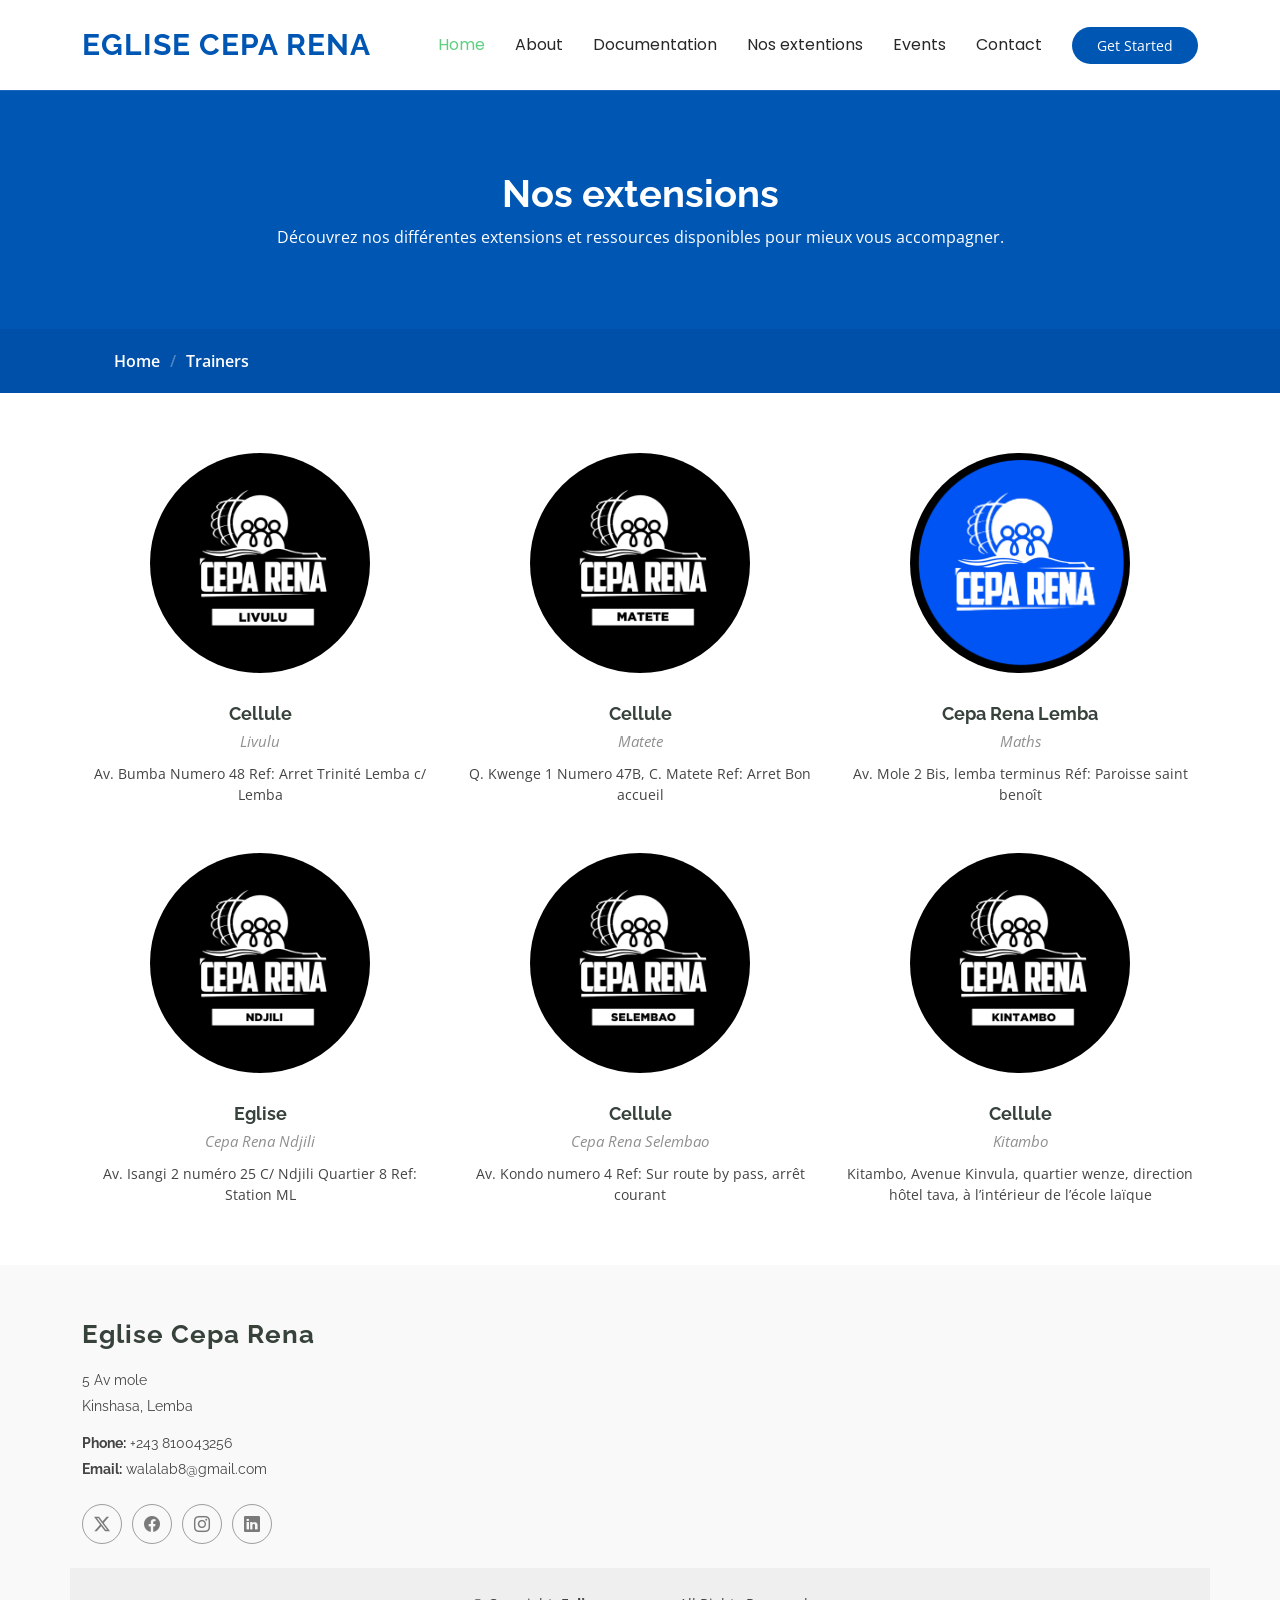
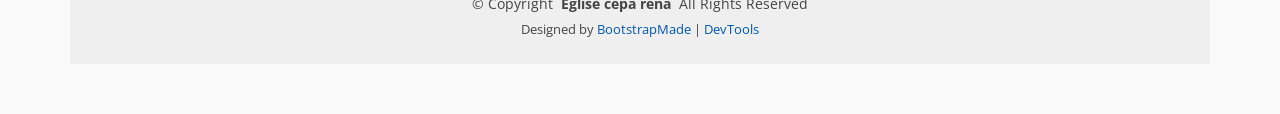
<file: trainers.html>
<!DOCTYPE html>
<html lang="en">

<head>
  <meta charset="utf-8">
  <meta content="width=device-width, initial-scale=1.0" name="viewport">
  <title>Trainers - Mentor Bootstrap Template</title>
  <meta name="description" content="">
  <meta name="keywords" content="">

  <!-- Favicons -->
  <link href="assets/img/favicon.png" rel="icon">
  <link href="assets/img/apple-touch-icon.png" rel="apple-touch-icon">

  <!-- Fonts -->
  <link href="https://fonts.googleapis.com" rel="preconnect">
  <link href="https://fonts.gstatic.com" rel="preconnect" crossorigin>
  <link href="https://fonts.googleapis.com/css2?family=Open+Sans:ital,wght@0,300;0,400;0,500;0,600;0,700;0,800;1,300;1,400;1,500;1,600;1,700;1,800&family=Poppins:ital,wght@0,100;0,200;0,300;0,400;0,500;0,600;0,700;0,800;0,900;1,100;1,200;1,300;1,400;1,500;1,600;1,700;1,800;1,900&family=Raleway:ital,wght@0,100;0,200;0,300;0,400;0,500;0,600;0,700;0,800;0,900;1,100;1,200;1,300;1,400;1,500;1,600;1,700;1,800;1,900&display=swap" rel="stylesheet">

  <!-- Vendor CSS Files -->
  <link href="assets/vendor/bootstrap/css/bootstrap.min.css" rel="stylesheet">
  <link href="assets/vendor/bootstrap-icons/bootstrap-icons.css" rel="stylesheet">
  <link href="assets/vendor/aos/aos.css" rel="stylesheet">
  <link href="assets/vendor/glightbox/css/glightbox.min.css" rel="stylesheet">
  <link href="assets/vendor/swiper/swiper-bundle.min.css" rel="stylesheet">

  <!-- Main CSS File -->
  <link href="assets/css/main.css" rel="stylesheet">

  <!-- =======================================================
  * Template Name: Mentor
  * Template URL: https://bootstrapmade.com/mentor-free-education-bootstrap-theme/
  * Updated: Jul 07 2025 with Bootstrap v5.3.7
  * Author: BootstrapMade.com
  * License: https://bootstrapmade.com/license/
  ======================================================== -->
</head>

<body class="trainers-page">

  <header id="header" class="header d-flex align-items-center sticky-top">
    <div class="container-fluid container-xl position-relative d-flex align-items-center">

      <a href="index.html" class="logo d-flex align-items-center me-auto">
        <!-- Uncomment the line below if you also wish to use an image logo -->
        <!-- <img src="assets/img/logo.webp" alt=""> -->
        <h1 class="sitename">Eglise Cepa Rena</h1>
      </a>

      <nav id="navmenu" class="navmenu">
          <ul>
              <li><a href="index.html" class="active">Home<br></a></li>
              <li><a href="about.html">About</a></li>
              <li><a href="courses.html">Documentation</a></li>
              <li><a href="trainers.html">Nos extentions</a></li>
              <li><a href="events.html">Events</a></li>
              <!--<li class="dropdown">
                  <a href="#"><span>Dropdown</span> <i class="bi bi-chevron-down toggle-dropdown"></i></a>
                  <ul>
                      <li><a href="#">Dropdown 1</a></li>
                      <li class="dropdown">
                          <a href="#"><span>Deep Dropdown</span> <i class="bi bi-chevron-down toggle-dropdown"></i></a>
                          <ul>
                              <li><a href="#">Deep Dropdown 1</a></li>
                              <li><a href="#">Deep Dropdown 2</a></li>
                              <li><a href="#">Deep Dropdown 3</a></li>
                              <li><a href="#">Deep Dropdown 4</a></li>
                              <li><a href="#">Deep Dropdown 5</a></li>
                          </ul>
                      </li>
                      <li><a href="#">Dropdown 2</a></li>
                      <li><a href="#">Dropdown 3</a></li>
                      <li><a href="#">Dropdown 4</a></li>
                  </ul>
              </li>-->
              <li><a href="contact.html">Contact</a></li>
          </ul>
        <i class="mobile-nav-toggle d-xl-none bi bi-list"></i>
      </nav>

      <a class="btn-getstarted" href="courses.html">Get Started</a>

    </div>
  </header>

  <main class="main">

    <!-- Page Title -->
    <div class="page-title" data-aos="fade">
      <div class="heading">
        <div class="container">
          <div class="row d-flex justify-content-center text-center">
            <div class="col-lg-8">
              <h1>Nos extensions</h1>
              <p class="mb-0">Découvrez nos différentes extensions et ressources disponibles pour mieux vous accompagner.</p>            </div>
          </div>
        </div>
      </div>
      <nav class="breadcrumbs">
        <div class="container">
          <ol>
            <li><a href="index.html">Home</a></li>
            <li class="current">Trainers</li>
          </ol>
        </div>
      </nav>
    </div><!-- End Page Title -->

    <!-- Trainers Section -->
    <section id="trainers" class="section trainers">

      <div class="container">

        <div class="row gy-5">

          <div class="col-lg-4 col-md-6 member" data-aos="fade-up" data-aos-delay="100">
            <div class="member-img">
              <img src="assets/img/logolivulu.png" class="img-fluid" alt="">
              <div class="social">
                <a href="#"><i class="bi bi-twitter-x"></i></a>
                <a href="#"><i class="bi bi-facebook"></i></a>
                <a href="#"><i class="bi bi-instagram"></i></a>
                <a href="#"><i class="bi bi-linkedin"></i></a>
              </div>
            </div>
            <div class="member-info text-center">
              <h4> Cellule</h4>
              <span>Livulu</span>
              <p>
                  Av. Bumba Numero 48
                  Ref: Arret Trinité Lemba c/ Lemba
              </p>
            </div>
          </div><!-- End Team Member -->

          <div class="col-lg-4 col-md-6 member" data-aos="fade-up" data-aos-delay="200">
            <div class="member-img">
              <img src="assets/img/Logomatete.png" class="img-fluid" alt="">
              <div class="social">
                <a href="#"><i class="bi bi-twitter-x"></i></a>
                <a href="#"><i class="bi bi-facebook"></i></a>
                <a href="#"><i class="bi bi-instagram"></i></a>
                <a href="#"><i class="bi bi-linkedin"></i></a>
              </div>
            </div>
            <div class="member-info text-center">
              <h4>Cellule</h4>
              <span>Matete</span>
              <p>
                  Q. Kwenge 1 Numero 47B, C. Matete
                  Ref: Arret Bon accueil
              </p>
            </div>
          </div><!-- End Team Member -->

          <div class="col-lg-4 col-md-6 member" data-aos="fade-up" data-aos-delay="300">
            <div class="member-img">
              <img src="assets/img/logolemba.png" class="img-fluid" alt="">
              <div class="social">
                <a href="#"><i class="bi bi-twitter-x"></i></a>
                <a href="#"><i class="bi bi-facebook"></i></a>
                <a href="#"><i class="bi bi-instagram"></i></a>
                <a href="#"><i class="bi bi-linkedin"></i></a>
              </div>
            </div>
            <div class="member-info text-center">
              <h4>Cepa Rena Lemba</h4>
              <span>Maths</span>
              <p>
                  Av. Mole 2 Bis, lemba terminus
                  Réf: Paroisse saint benoît
              </p>
            </div>
          </div><!-- End Team Member -->

          <div class="col-lg-4 col-md-6 member" data-aos="fade-up" data-aos-delay="400">
            <div class="member-img">
              <img src="assets/img/logondjili.png" class="img-fluid" alt="">
              <div class="social">
                <a href="#"><i class="bi bi-twitter-x"></i></a>
                <a href="#"><i class="bi bi-facebook"></i></a>
                <a href="#"><i class="bi bi-instagram"></i></a>
                <a href="#"><i class="bi bi-linkedin"></i></a>
              </div>
            </div>
            <div class="member-info text-center">
              <h4>Eglise</h4>
              <span>Cepa Rena Ndjili</span>
              <p>
                  Av. Isangi 2 numéro 25 C/ Ndjili Quartier 8
                  Ref: Station ML
              </p>
            </div>
          </div><!-- End Team Member -->

          <div class="col-lg-4 col-md-6 member" data-aos="fade-up" data-aos-delay="500">
            <div class="member-img">
              <img src="assets/img/logoeglise.png" class="img-fluid" alt="">
              <div class="social">
                <a href="#"><i class="bi bi-twitter-x"></i></a>
                <a href="#"><i class="bi bi-facebook"></i></a>
                <a href="#"><i class="bi bi-instagram"></i></a>
                <a href="#"><i class="bi bi-linkedin"></i></a>
              </div>
            </div>
            <div class="member-info text-center">
              <h4>Cellule</h4>
              <span>Cepa Rena Selembao<br></span>
              <p>
                  Av. Kondo numero 4
                  Ref: Sur route by pass, arrêt courant
              </p>
            </div>
          </div><!-- End Team Member -->

          <div class="col-lg-4 col-md-6 member" data-aos="fade-up" data-aos-delay="600">
            <div class="member-img">
              <img src="assets/img/logokitambo.png" class="img-fluid" alt="">
              <div class="social">
                <a href="#"><i class="bi bi-twitter-x"></i></a>
                <a href="#"><i class="bi bi-facebook"></i></a>
                <a href="#"><i class="bi bi-instagram"></i></a>
                <a href="#"><i class="bi bi-linkedin"></i></a>
              </div>
            </div>
            <div class="member-info text-center">
              <h4>Cellule</h4>
              <span>Kitambo</span>
              <p>Kitambo, Avenue Kinvula, quartier wenze, direction hôtel tava, à l’intérieur de l’école laïque</p>
            </div>
          </div><!-- End Team Member -->

        </div>

      </div>

    </section><!-- /Trainers Section -->

  </main>

  <footer id="footer" class="footer position-relative light-background">

    <div class="container footer-top">
      <div class="row gy-4">
        <div class="col-lg-4 col-md-6 footer-about">
          <a href="index.html" class="logo d-flex align-items-center">
            <span class="sitename">Eglise Cepa Rena</span>
          </a>
          <div class="footer-contact pt-3">
            <p>5 Av mole</p>
            <p>Kinshasa, Lemba</p>
            <p class="mt-3"><strong>Phone:</strong> <span>+243 810043256</span></p>
            <p><strong>Email:</strong> <span>walalab8@gmail.com</span></p>
          </div>
          <div class="social-links d-flex mt-4">
            <a href=""><i class="bi bi-twitter-x"></i></a>
            <a href=""><i class="bi bi-facebook"></i></a>
            <a href=""><i class="bi bi-instagram"></i></a>
            <a href=""><i class="bi bi-linkedin"></i></a>
          </div>
        </div>

        <!--<div class="col-lg-2 col-md-3 footer-links">
          <h4>Useful Links</h4>
          <ul>
            <li><a href="#">Home</a></li>
            <li><a href="#">About us</a></li>
            <li><a href="#">Services</a></li>
            <li><a href="#">Terms of service</a></li>
            <li><a href="#">Privacy policy</a></li>
          </ul>
        </div>-->

        <!--<div class="col-lg-2 col-md-3 footer-links">
          <h4>Our Services</h4>
          <ul>
            <li><a href="#">Web Design</a></li>
            <li><a href="#">Web Development</a></li>
            <li><a href="#">Product Management</a></li>
            <li><a href="#">Marketing</a></li>
            <li><a href="#">Graphic Design</a></li>
          </ul>
        </div>-->

        <!--<div class="col-lg-4 col-md-12 footer-newsletter">
          <h4>Our Newsletter</h4>
          <p>Subscribe to our newsletter and receive the latest news about our products and services!</p>
          <form action="forms/newsletter.php" method="post" class="php-email-form">
            <div class="newsletter-form"><input type="email" name="email"><input type="submit" value="Subscribe"></div>
            <div class="loading">Loading</div>
            <div class="error-message"></div>
            <div class="sent-message">Your subscription request has been sent. Thank you!</div>
          </form>
        </div>-->

      </div>
    </div>

    <div class="container copyright text-center mt-4">
      <p>© <span>Copyright</span> <strong class="px-1 sitename">Eglise cepa rena</strong> <span>All Rights Reserved</span></p>
      <div class="credits">
        <!-- All the links in the footer should remain intact. -->
        <!-- You can delete the links only if you've purchased the pro version. -->
        <!-- Licensing information: https://bootstrapmade.com/license/ -->
        <!-- Purchase the pro version with working PHP/AJAX contact form: [buy-url] -->
        Designed by <a href="https://bootstrapmade.com/">BootstrapMade</a> | <a href="https://bootstrapmade.com/tools/">DevTools</a>
      </div>
    </div>

  </footer>

  <!-- Scroll Top -->
  <a href="#" id="scroll-top" class="scroll-top d-flex align-items-center justify-content-center"><i class="bi bi-arrow-up-short"></i></a>

  <!-- Preloader -->
  <div id="preloader"></div>

  <!-- Vendor JS Files -->
  <script src="assets/vendor/bootstrap/js/bootstrap.bundle.min.js"></script>
  <script src="assets/vendor/php-email-form/validate.js"></script>
  <script src="assets/vendor/aos/aos.js"></script>
  <script src="assets/vendor/glightbox/js/glightbox.min.js"></script>
  <script src="assets/vendor/purecounter/purecounter_vanilla.js"></script>
  <script src="assets/vendor/swiper/swiper-bundle.min.js"></script>

  <!-- Main JS File -->
  <script src="assets/js/main.js"></script>

</body>

</html>
</file>
<file: assets/css/main.css>
/**
* Template Name: Mentor
* Template URL: https://bootstrapmade.com/mentor-free-education-bootstrap-theme/
* Updated: Jul 07 2025 with Bootstrap v5.3.7
* Author: BootstrapMade.com
* License: https://bootstrapmade.com/license/
*/

/*--------------------------------------------------------------
# Font & Color Variables
# Help: https://bootstrapmade.com/color-system/
--------------------------------------------------------------*/
/* Fonts */
:root {
  --default-font: "Open Sans",  system-ui, -apple-system, "Segoe UI", Roboto, "Helvetica Neue", Arial, "Noto Sans", "Liberation Sans", sans-serif, "Apple Color Emoji", "Segoe UI Emoji", "Segoe UI Symbol", "Noto Color Emoji";
  --heading-font: "Raleway",  sans-serif;
  --nav-font: "Poppins",  sans-serif;
}

/* Global Colors - The following color variables are used throughout the website. Updating them here will change the color scheme of the entire website */
:root {
    --background-color: #ffffff; /* Background color for the entire website, including individual sections */
    --default-color: #444444; /* Default color used for the majority of the text content across the entire website */
    --heading-color: #37423b; /* Color for headings, subheadings and title throughout the website */
    /*--accent-color: #5fcf80;*/ /* Accent color that represents your brand on the website. It's used for buttons, links, and other elements that need to stand out */
    --accent-color: #0056b3;
    --surface-color: #ffffff; /* The surface color is used as a background of boxed elements within sections, such as cards, icon boxes, or other elements that require a visual separation from the global background. */
    --contrast-color: #ffffff; /* Contrast color for text, ensuring readability against backgrounds of accent, heading, or default colors. */
}

/* Nav Menu Colors - The following color variables are used specifically for the navigation menu. They are separate from the global colors to allow for more customization options */
:root {
  --nav-color: #272828;  /* The default color of the main navmenu links */
  --nav-hover-color: #5fcf80; /* Applied to main navmenu links when they are hovered over or active */
  --nav-mobile-background-color: #ffffff; /* Used as the background color for mobile navigation menu */
  --nav-dropdown-background-color: #ffffff; /* Used as the background color for dropdown items that appear when hovering over primary navigation items */
  --nav-dropdown-color: #272828; /* Used for navigation links of the dropdown items in the navigation menu. */
  --nav-dropdown-hover-color: #5fcf80; /* Similar to --nav-hover-color, this color is applied to dropdown navigation links when they are hovered over. */
}

/* Color Presets - These classes override global colors when applied to any section or element, providing reuse of the sam color scheme. */

.light-background {
  --background-color: #f9f9f9;
  --surface-color: #ffffff;
}

.dark-background {
  --background-color: #060606;
  --default-color: #ffffff;
  --heading-color: #ffffff;
  --surface-color: #252525;
  --contrast-color: #ffffff;
}

/* Smooth scroll */
:root {
  scroll-behavior: smooth;
}

/*--------------------------------------------------------------
# General Styling & Shared Classes
--------------------------------------------------------------*/
body {
  color: var(--default-color);
  background-color: var(--background-color);
  font-family: var(--default-font);
}

a {
  color: var(--accent-color);
  text-decoration: none;
  transition: 0.3s;
}

a:hover {
  color: color-mix(in srgb, var(--accent-color), transparent 25%);
  text-decoration: none;
}

h1,
h2,
h3,
h4,
h5,
h6 {
  color: var(--heading-color);
  font-family: var(--heading-font);
}

/* PHP Email Form Messages
------------------------------*/
.php-email-form .error-message {
  display: none;
  background: #df1529;
  color: #ffffff;
  text-align: left;
  padding: 15px;
  margin-bottom: 24px;
  font-weight: 600;
}

.php-email-form .sent-message {
  display: none;
  color: #ffffff;
  background: #059652;
  text-align: center;
  padding: 15px;
  margin-bottom: 24px;
  font-weight: 600;
}

.php-email-form .loading {
  display: none;
  background: var(--surface-color);
  text-align: center;
  padding: 15px;
  margin-bottom: 24px;
}

.php-email-form .loading:before {
  content: "";
  display: inline-block;
  border-radius: 50%;
  width: 24px;
  height: 24px;
  margin: 0 10px -6px 0;
  border: 3px solid var(--accent-color);
  border-top-color: var(--surface-color);
  animation: php-email-form-loading 1s linear infinite;
}

@keyframes php-email-form-loading {
  0% {
    transform: rotate(0deg);
  }

  100% {
    transform: rotate(360deg);
  }
}

/* Pulsating Play Button
------------------------------*/
.pulsating-play-btn {
  width: 94px;
  height: 94px;
  background: radial-gradient(var(--accent-color) 50%, color-mix(in srgb, var(--accent-color), transparent 75%) 52%);
  border-radius: 50%;
  display: block;
  position: relative;
  overflow: hidden;
}

.pulsating-play-btn:before {
  content: "";
  position: absolute;
  width: 120px;
  height: 120px;
  animation-delay: 0s;
  animation: pulsate-play-btn 2s;
  animation-direction: forwards;
  animation-iteration-count: infinite;
  animation-timing-function: steps;
  opacity: 1;
  border-radius: 50%;
  border: 5px solid color-mix(in srgb, var(--accent-color), transparent 30%);
  top: -15%;
  left: -15%;
  background: rgba(198, 16, 0, 0);
}

.pulsating-play-btn:after {
  content: "";
  position: absolute;
  left: 50%;
  top: 50%;
  transform: translateX(-40%) translateY(-50%);
  width: 0;
  height: 0;
  border-top: 10px solid transparent;
  border-bottom: 10px solid transparent;
  border-left: 15px solid #fff;
  z-index: 100;
  transition: all 400ms cubic-bezier(0.55, 0.055, 0.675, 0.19);
}

.pulsating-play-btn:hover:before {
  content: "";
  position: absolute;
  left: 50%;
  top: 50%;
  transform: translateX(-40%) translateY(-50%);
  width: 0;
  height: 0;
  border: none;
  border-top: 10px solid transparent;
  border-bottom: 10px solid transparent;
  border-left: 15px solid #fff;
  z-index: 200;
  animation: none;
  border-radius: 0;
}

.pulsating-play-btn:hover:after {
  border-left: 15px solid var(--accent-color);
  transform: scale(20);
}

@keyframes pulsate-play-btn {
  0% {
    transform: scale(0.6, 0.6);
    opacity: 1;
  }

  100% {
    transform: scale(1, 1);
    opacity: 0;
  }
}

/*--------------------------------------------------------------
# Global Header
--------------------------------------------------------------*/
.header {
  color: var(--default-color);
  background-color: var(--background-color);
  padding: 15px 0;
  transition: all 0.5s;
  z-index: 997;
}

.header .logo {
  line-height: 1;
}

.header .logo img {
  max-height: 36px;
  margin-right: 8px;
}

.header .logo h1 {
  font-weight: 700;
  font-size: 30px;
  margin: 0;
  letter-spacing: 1px;
  text-transform: uppercase;
  color: var(--accent-color);
}

.header .btn-getstarted,
.header .btn-getstarted:focus {
  color: var(--contrast-color);
  background: var(--accent-color);
  font-size: 14px;
  padding: 8px 25px;
  margin: 0 0 0 30px;
  border-radius: 50px;
  transition: 0.3s;
}

.header .btn-getstarted:hover,
.header .btn-getstarted:focus:hover {
  color: var(--contrast-color);
  background: color-mix(in srgb, var(--accent-color), transparent 15%);
}

@media (max-width: 1200px) {
  .header .logo {
    order: 1;
  }

  .header .btn-getstarted {
    order: 2;
    margin: 0 15px 0 0;
    padding: 6px 15px;
  }

  .header .navmenu {
    order: 3;
  }
}

.scrolled .header {
  box-shadow: 0px 0 18px rgba(0, 0, 0, 0.1);
}

/*--------------------------------------------------------------
# Navigation Menu
--------------------------------------------------------------*/
/* Navmenu - Desktop */
@media (min-width: 1200px) {
  .navmenu {
    padding: 0;
  }

  .navmenu ul {
    margin: 0;
    padding: 0;
    display: flex;
    list-style: none;
    align-items: center;
  }

  .navmenu li {
    position: relative;
  }

  .navmenu a,
  .navmenu a:focus {
    color: var(--nav-color);
    padding: 18px 15px;
    font-size: 16px;
    font-family: var(--nav-font);
    font-weight: 400;
    display: flex;
    align-items: center;
    justify-content: space-between;
    white-space: nowrap;
    transition: 0.3s;
  }

  .navmenu a i,
  .navmenu a:focus i {
    font-size: 12px;
    line-height: 0;
    margin-left: 5px;
    transition: 0.3s;
  }

  .navmenu li:last-child a {
    padding-right: 0;
  }

  .navmenu li:hover>a,
  .navmenu .active,
  .navmenu .active:focus {
    color: var(--nav-hover-color);
  }

  .navmenu .dropdown ul {
    margin: 0;
    padding: 10px 0;
    background: var(--nav-dropdown-background-color);
    display: block;
    position: absolute;
    visibility: hidden;
    left: 14px;
    top: 130%;
    opacity: 0;
    transition: 0.3s;
    border-radius: 4px;
    z-index: 99;
    box-shadow: 0px 0px 30px rgba(0, 0, 0, 0.1);
  }

  .navmenu .dropdown ul li {
    min-width: 200px;
  }

  .navmenu .dropdown ul a {
    padding: 10px 20px;
    font-size: 15px;
    text-transform: none;
    color: var(--nav-dropdown-color);
  }

  .navmenu .dropdown ul a i {
    font-size: 12px;
  }

  .navmenu .dropdown ul a:hover,
  .navmenu .dropdown ul .active:hover,
  .navmenu .dropdown ul li:hover>a {
    color: var(--nav-dropdown-hover-color);
  }

  .navmenu .dropdown:hover>ul {
    opacity: 1;
    top: 100%;
    visibility: visible;
  }

  .navmenu .dropdown .dropdown ul {
    top: 0;
    left: -90%;
    visibility: hidden;
  }

  .navmenu .dropdown .dropdown:hover>ul {
    opacity: 1;
    top: 0;
    left: -100%;
    visibility: visible;
  }
}

/* Navmenu - Mobile */
@media (max-width: 1199px) {
  .mobile-nav-toggle {
    color: var(--nav-color);
    font-size: 28px;
    line-height: 0;
    margin-right: 10px;
    cursor: pointer;
    transition: color 0.3s;
  }

  .navmenu {
    padding: 0;
    z-index: 9997;
  }

  .navmenu ul {
    display: none;
    list-style: none;
    position: absolute;
    inset: 60px 20px 20px 20px;
    padding: 10px 0;
    margin: 0;
    border-radius: 6px;
    background-color: var(--nav-mobile-background-color);
    border: 1px solid color-mix(in srgb, var(--default-color), transparent 90%);
    box-shadow: none;
    overflow-y: auto;
    transition: 0.3s;
    z-index: 9998;
  }

  .navmenu a,
  .navmenu a:focus {
    color: var(--nav-dropdown-color);
    padding: 10px 20px;
    font-family: var(--nav-font);
    font-size: 17px;
    font-weight: 500;
    display: flex;
    align-items: center;
    justify-content: space-between;
    white-space: nowrap;
    transition: 0.3s;
  }

  .navmenu a i,
  .navmenu a:focus i {
    font-size: 12px;
    line-height: 0;
    margin-left: 5px;
    width: 30px;
    height: 30px;
    display: flex;
    align-items: center;
    justify-content: center;
    border-radius: 50%;
    transition: 0.3s;
    background-color: color-mix(in srgb, var(--accent-color), transparent 90%);
  }

  .navmenu a i:hover,
  .navmenu a:focus i:hover {
    background-color: var(--accent-color);
    color: var(--contrast-color);
  }

  .navmenu a:hover,
  .navmenu .active,
  .navmenu .active:focus {
    color: var(--nav-dropdown-hover-color);
  }

  .navmenu .active i,
  .navmenu .active:focus i {
    background-color: var(--accent-color);
    color: var(--contrast-color);
    transform: rotate(180deg);
  }

  .navmenu .dropdown ul {
    position: static;
    display: none;
    z-index: 99;
    padding: 10px 0;
    margin: 10px 20px;
    background-color: var(--nav-dropdown-background-color);
    transition: all 0.5s ease-in-out;
  }

  .navmenu .dropdown ul ul {
    background-color: rgba(33, 37, 41, 0.1);
  }

  .navmenu .dropdown>.dropdown-active {
    display: block;
    background-color: rgba(33, 37, 41, 0.03);
  }

  .mobile-nav-active {
    overflow: hidden;
  }

  .mobile-nav-active .mobile-nav-toggle {
    color: #fff;
    position: absolute;
    font-size: 32px;
    top: 15px;
    right: 15px;
    margin-right: 0;
    z-index: 9999;
  }

  .mobile-nav-active .navmenu {
    position: fixed;
    overflow: hidden;
    inset: 0;
    background: rgba(33, 37, 41, 0.8);
    transition: 0.3s;
  }

  .mobile-nav-active .navmenu>ul {
    display: block;
  }
}

/*--------------------------------------------------------------
# Global Footer
--------------------------------------------------------------*/
.footer {
  color: var(--default-color);
  background-color: var(--background-color);
  font-size: 14px;
  padding-bottom: 50px;
  position: relative;
}

.footer .footer-top {
  padding-top: 50px;
}

.footer .footer-about .logo {
  margin-bottom: 0;
}

.footer .footer-about .logo img {
  max-height: 40px;
  margin-right: 6px;
}

.footer .footer-about .logo span {
  font-size: 26px;
  font-weight: 700;
  letter-spacing: 1px;
  font-family: var(--heading-font);
  color: var(--heading-color);
}

.footer .footer-about p {
  font-size: 14px;
  font-family: var(--heading-font);
}

.footer .social-links a {
  display: flex;
  align-items: center;
  justify-content: center;
  width: 40px;
  height: 40px;
  border-radius: 50%;
  border: 1px solid color-mix(in srgb, var(--default-color), transparent 50%);
  font-size: 16px;
  color: color-mix(in srgb, var(--default-color), transparent 30%);
  margin-right: 10px;
  transition: 0.3s;
}

.footer .social-links a:hover {
  color: var(--accent-color);
  border-color: var(--accent-color);
}

.footer h4 {
  font-size: 16px;
  font-weight: bold;
  position: relative;
  padding-bottom: 12px;
}

.footer .footer-links {
  margin-bottom: 30px;
}

.footer .footer-links ul {
  list-style: none;
  padding: 0;
  margin: 0;
}

.footer .footer-links ul i {
  padding-right: 2px;
  font-size: 12px;
  line-height: 0;
}

.footer .footer-links ul li {
  padding: 10px 0;
  display: flex;
  align-items: center;
}

.footer .footer-links ul li:first-child {
  padding-top: 0;
}

.footer .footer-links ul a {
  color: color-mix(in srgb, var(--default-color), transparent 30%);
  display: inline-block;
  line-height: 1;
}

.footer .footer-links ul a:hover {
  color: var(--accent-color);
}

.footer .footer-contact p {
  margin-bottom: 5px;
}

.footer .footer-newsletter .newsletter-form {
  margin-top: 30px;
  margin-bottom: 15px;
  padding: 6px 8px;
  position: relative;
  border-radius: 50px;
  border: 1px solid color-mix(in srgb, var(--default-color), transparent 80%);
  display: flex;
  background-color: var(--surface-color);
  transition: 0.3s;
}

.footer .footer-newsletter .newsletter-form:focus-within {
  border-color: var(--accent-color);
}

.footer .footer-newsletter .newsletter-form input[type=email] {
  border: 0;
  padding: 4px 8px;
  width: 100%;
  background-color: var(--surface-color);
  color: var(--default-color);
}

.footer .footer-newsletter .newsletter-form input[type=email]:focus-visible {
  outline: none;
}

.footer .footer-newsletter .newsletter-form input[type=submit] {
  border: 0;
  font-size: 16px;
  padding: 0 20px 2px 20px;
  margin: -7px -8px -7px 0;
  background: var(--accent-color);
  color: var(--contrast-color);
  transition: 0.3s;
  border-radius: 50px;
}

.footer .footer-newsletter .newsletter-form input[type=submit]:hover {
  background: color-mix(in srgb, var(--accent-color), transparent 20%);
}

.footer .copyright {
  padding-top: 25px;
  padding-bottom: 25px;
  background-color: color-mix(in srgb, var(--default-color), transparent 95%);
}

.footer .copyright p {
  margin-bottom: 0;
}

.footer .credits {
  margin-top: 6px;
  font-size: 13px;
}

/*--------------------------------------------------------------
# Preloader
--------------------------------------------------------------*/
#preloader {
  position: fixed;
  inset: 0;
  z-index: 999999;
  overflow: hidden;
  background: var(--background-color);
  transition: all 0.6s ease-out;
}

#preloader:before {
  content: "";
  position: fixed;
  top: calc(50% - 30px);
  left: calc(50% - 30px);
  border: 6px solid #ffffff;
  border-color: var(--accent-color) transparent var(--accent-color) transparent;
  border-radius: 50%;
  width: 60px;
  height: 60px;
  animation: animate-preloader 1.5s linear infinite;
}

@keyframes animate-preloader {
  0% {
    transform: rotate(0deg);
  }

  100% {
    transform: rotate(360deg);
  }
}

/*--------------------------------------------------------------
# Scroll Top Button
--------------------------------------------------------------*/
.scroll-top {
  position: fixed;
  visibility: hidden;
  opacity: 0;
  right: 15px;
  bottom: -15px;
  z-index: 99999;
  background-color: var(--accent-color);
  width: 44px;
  height: 44px;
  border-radius: 50px;
  transition: all 0.4s;
}

.scroll-top i {
  font-size: 24px;
  color: var(--contrast-color);
  line-height: 0;
}

.scroll-top:hover {
  background-color: color-mix(in srgb, var(--accent-color), transparent 20%);
  color: var(--contrast-color);
}

.scroll-top.active {
  visibility: visible;
  opacity: 1;
  bottom: 15px;
}

/*--------------------------------------------------------------
# Disable aos animation delay on mobile devices
--------------------------------------------------------------*/
@media screen and (max-width: 768px) {
  [data-aos-delay] {
    transition-delay: 0 !important;
  }
}

/*--------------------------------------------------------------
# Global Page Titles & Breadcrumbs
--------------------------------------------------------------*/
.page-title {
  --default-color: var(--contrast-color);
  --background-color: var(--accent-color);
  --heading-color: var(--contrast-color);
  color: var(--default-color);
  background-color: var(--background-color);
  position: relative;
}

.page-title .heading {
  padding: 80px 0;
  border-top: 1px solid color-mix(in srgb, var(--default-color), transparent 90%);
}

.page-title .heading h1 {
  font-size: 38px;
  font-weight: 700;
}

.page-title nav {
  background-color: color-mix(in srgb, var(--accent-color) 90%, black 5%);
  padding: 20px 0;
}

.page-title nav a {
  color: var(--default-color);
}

.page-title nav ol {
  display: flex;
  flex-wrap: wrap;
  list-style: none;
  margin: 0;
  font-size: 16px;
  font-weight: 600;
}

.page-title nav ol li+li {
  padding-left: 10px;
}

.page-title nav ol li+li::before {
  content: "/";
  display: inline-block;
  padding-right: 10px;
  color: color-mix(in srgb, var(--default-color), transparent 70%);
}

/*--------------------------------------------------------------
# Global Sections
--------------------------------------------------------------*/
section,
.section {
  color: var(--default-color);
  background-color: var(--background-color);
  padding: 60px 0;
  scroll-margin-top: 900px;
  overflow: clip;
}

@media (max-width: 1199px) {

  section,
  .section {
    scroll-margin-top: 66px;
  }
}

/*--------------------------------------------------------------
# Global Section Titles
--------------------------------------------------------------*/
.section-title {
  padding-bottom: 60px;
  position: relative;
}

.section-title h2 {
  font-size: 14px;
  font-weight: 500;
  padding: 0;
  line-height: 1px;
  margin: 0;
  letter-spacing: 1.5px;
  text-transform: uppercase;
  color: color-mix(in srgb, var(--default-color), transparent 50%);
  position: relative;
}

.section-title h2::after {
  content: "";
  width: 120px;
  height: 1px;
  display: inline-block;
  background: var(--accent-color);
  margin: 4px 10px;
}

.section-title p {
  color: var(--heading-color);
  margin: 0;
  font-size: 36px;
  font-weight: 700;
  font-family: var(--nav-font);
  text-transform: uppercase;
}

/*--------------------------------------------------------------
# Hero Section
--------------------------------------------------------------*/
.hero {
  width: 100%;
  min-height: 80vh;
  position: relative;
  padding: 80px 0;
  display: flex;
  align-items: center;
  justify-content: center;
  color: var(--default-color);
}

.hero img {
  position: absolute;
  inset: 0;
  display: block;
  width: 100%;
  height: 100%;
  object-fit: cover;
  z-index: 1;
}

.hero:before {
  content: "";
  background: color-mix(in srgb, var(--background-color), transparent 60%);
  position: absolute;
  inset: 0;
  z-index: 2;
}

.hero .container {
  position: relative;
  z-index: 3;
}

.hero h2 {
  margin: 0;
  font-size: 48px;
  font-weight: 700;
}

.hero p {
  color: color-mix(in srgb, var(--default-color), transparent 20%);
  margin: 10px 0 0 0;
  font-size: 24px;
}

.hero .btn-get-started {
  font-weight: 500;
  font-size: 15px;
  letter-spacing: 1px;
  display: inline-block;
  padding: 8px 35px 10px 35px;
  border-radius: 50px;
  transition: 0.4s;
  margin-top: 30px;
  border: 2px solid var(--default-color);
  color: var(--default-color);
}

.hero .btn-get-started:hover {
  background: var(--accent-color);
  border: 2px solid var(--accent-color);
}

@media (max-width: 768px) {
  .hero h2 {
    font-size: 32px;
  }

  .hero p {
    font-size: 18px;
  }
}

/*--------------------------------------------------------------
# About Section
--------------------------------------------------------------*/
.about .content h3 {
  font-size: 2rem;
  font-weight: 700;
}

.about .content ul {
  list-style: none;
  padding: 0;
}

.about .content ul li {
  padding-bottom: 10px;
}

.about .content ul i {
  font-size: 1.25rem;
  margin-right: 4px;
  color: var(--accent-color);
}

.about .content p:last-child {
  margin-bottom: 0;
}

.about .content .read-more {
  background: var(--accent-color);
  color: var(--contrast-color);
  font-family: var(--heading-font);
  font-weight: 500;
  font-size: 15px;
  letter-spacing: 1px;
  padding: 10px 24px 12px 24px;
  border-radius: 50px;
  transition: 0.3s;
  display: inline-flex;
  align-items: center;
  justify-content: center;
}

.about .content .read-more i {
  font-size: 18px;
  margin-left: 5px;
  line-height: 0;
  transition: 0.3s;
}

.about .content .read-more:hover {
  background: color-mix(in srgb, var(--accent-color), transparent 20%);
  padding-right: 19px;
}

.about .content .read-more:hover i {
  margin-left: 10px;
}

/*--------------------------------------------------------------
# Counts Section
--------------------------------------------------------------*/
.counts {
  padding: 25px 0;
}

.counts .stats-item {
  padding: 30px;
  width: 100%;
}

.counts .stats-item span {
  font-size: 48px;
  display: block;
  color: var(--accent-color);
  font-weight: 700;
}

.counts .stats-item p {
  color: color-mix(in srgb, var(--default-color), transparent 40%);
  padding: 0;
  margin: 0;
  font-family: var(--heading-font);
  font-size: 15px;
  font-weight: 600;
}

/*--------------------------------------------------------------
# Why Us Section
--------------------------------------------------------------*/
.why-us .why-box {
  color: var(--contrast-color);
  background: var(--accent-color);
  padding: 30px;
}

.why-us .why-box h3 {
  color: var(--contrast-color);
  font-weight: 700;
  font-size: 34px;
  margin-bottom: 30px;
}

.why-us .why-box p {
  margin-bottom: 30px;
}

.why-us .why-box .more-btn {
  display: inline-block;
  background: color-mix(in srgb, var(--contrast-color), transparent 85%);
  padding: 8px 40px 10px 40px;
  color: var(--contrast-color);
  transition: all ease-in-out 0.4s;
  border-radius: 50px;
}

.why-us .why-box .more-btn i {
  font-size: 14px;
}

.why-us .why-box .more-btn:hover {
  color: var(--accent-color);
  background: var(--surface-color);
}

.why-us .icon-box {
  background-color: var(--surface-color);
  text-align: center;
  padding: 40px 30px;
  width: 100%;
  height: 100%;
  border: 1px solid color-mix(in srgb, var(--default-color), transparent 90%);
}

.why-us .icon-box i {
  color: var(--accent-color);
  font-size: 32px;
  margin-bottom: 30px;
  background: color-mix(in srgb, var(--accent-color), transparent 95%);
  border-radius: 50px;
  display: flex;
  align-items: center;
  justify-content: center;
  width: 72px;
  height: 72px;
  transition: 0.3s;
}

.why-us .icon-box h4 {
  font-size: 20px;
  font-weight: 700;
  margin: 0 0 30px 0;
}

.why-us .icon-box p {
  font-size: 15px;
  color: color-mix(in srgb, var(--default-color), transparent 30%);
}

.why-us .icon-box:hover i {
  color: var(--contrast-color);
  background: var(--accent-color);
}

/*--------------------------------------------------------------
# Features Section
--------------------------------------------------------------*/
.features {
  padding: 10px 0;
}

.features .features-item {
  background-color: var(--surface-color);
  display: flex;
  align-items: center;
  padding: 20px;
  transition: 0.3s;
  border: 1px solid color-mix(in srgb, var(--default-color), transparent 90%);
  position: relative;
}

.features .features-item i {
  font-size: 32px;
  padding-right: 10px;
  line-height: 0;
}

.features .features-item h3 {
  font-weight: 700;
  margin: 0;
  padding: 0;
  line-height: 1;
  font-size: 16px;
}

.features .features-item h3 a {
  color: var(--heading-color);
  transition: 0.3s;
}

.features .features-item:hover {
  border-color: var(--accent-color);
}

.features .features-item:hover h3 a {
  color: var(--accent-color);
}

/*--------------------------------------------------------------
# Courses Section
--------------------------------------------------------------*/
.courses .course-item {
  background-color: var(--surface-color);
  border: 1px solid color-mix(in srgb, var(--default-color), transparent 90%);
  border-radius: 5px;
}

.courses .course-content {
  padding: 15px;
}

.courses .course-content h3 {
  font-weight: 700;
  font-size: 20px;
}

.courses .course-content h3 a {
  color: var(--heading-color);
  transition: 0.3s;
}

.courses .course-content h3 a:hover {
  color: var(--accent-color);
}

.courses .course-content .category {
  background: var(--accent-color);
  color: var(--contrast-color);
  font-size: 14px;
  padding: 6px 14px;
  margin: 0;
  border-radius: 5px;
}

.courses .course-content .price {
  margin: 0;
  font-weight: 700;
  font-size: 18px;
  color: color-mix(in srgb, var(--default-color), transparent 20%);
}

.courses .course-content .description {
  font-size: 14px;
  color: color-mix(in srgb, var(--default-color), transparent 20%);
}

.courses .trainer {
  padding-top: 15px;
  border-top: 1px solid color-mix(in srgb, var(--default-color), transparent 90%);
}

.courses .trainer .trainer-profile img {
  max-width: 50px;
  border-radius: 50px;
}

.courses .trainer .trainer-profile .trainer-link {
  padding-left: 10px;
  font-weight: 600;
  font-size: 16px;
  color: color-mix(in srgb, var(--default-color), transparent 20%);
  transition: 0.3s;
}

.courses .trainer .trainer-profile .trainer-link:hover {
  color: var(--accent-color);
}

.courses .trainer .trainer-rank {
  font-size: 18px;
  color: color-mix(in srgb, var(--default-color), transparent 60%);
}

.courses .trainer .trainer-rank .user-icon {
  font-size: 22px;
}

/*--------------------------------------------------------------
# Trainers Index Section
--------------------------------------------------------------*/
.trainers-index .member {
  background-color: var(--surface-color);
  border: 1px solid color-mix(in srgb, var(--default-color), transparent 90%);
  text-align: center;
  margin-bottom: 20px;
}

.trainers-index .member img {
  margin: -1px -1px 30px -1px;
}

.trainers-index .member .member-content {
  padding: 0 20px 30px 20px;
}

.trainers-index .member h4 {
  font-weight: 700;
  margin-bottom: 2px;
  font-size: 18px;
}

.trainers-index .member span {
  font-style: italic;
  display: block;
  font-size: 13px;
  color: color-mix(in srgb, var(--default-color), transparent 20%);
}

.trainers-index .member p {
  padding-top: 10px;
  font-size: 14px;
  font-style: italic;
  color: color-mix(in srgb, var(--default-color), transparent 40%);
}

.trainers-index .member .social {
  margin-top: 15px;
}

.trainers-index .member .social a {
  color: color-mix(in srgb, var(--default-color), transparent 60%);
  transition: 0.3s;
}

.trainers-index .member .social a:hover {
  color: var(--accent-color);
}

.trainers-index .member .social i {
  font-size: 18px;
  margin: 0 2px;
}

/*--------------------------------------------------------------
# About Us Section
--------------------------------------------------------------*/
.about-us .content h3 {
  font-size: 2rem;
  font-weight: 700;
}

.about-us .content ul {
  list-style: none;
  padding: 0;
}

.about-us .content ul li {
  padding-bottom: 10px;
}

.about-us .content ul i {
  font-size: 1.25rem;
  margin-right: 4px;
  color: var(--accent-color);
}

.about-us .content p:last-child {
  margin-bottom: 0;
}

/*--------------------------------------------------------------
# Testimonials Section
--------------------------------------------------------------*/
.testimonials .testimonial-wrap {
  padding-left: 50px;
}

.testimonials .testimonials-carousel,
.testimonials .testimonials-slider {
  overflow: hidden;
}

.testimonials .testimonial-item {
  background-color: var(--surface-color);
  border: 1px solid color-mix(in srgb, var(--default-color), transparent 90%);
  box-sizing: content-box;
  padding: 30px 30px 30px 60px;
  margin: 30px 15px;
  min-height: 200px;
  position: relative;
}

.testimonials .testimonial-item .testimonial-img {
  width: 90px;
  border-radius: 10px;
  border: 6px solid var(--background-color);
  position: absolute;
  left: -45px;
}

.testimonials .testimonial-item h3 {
  font-size: 18px;
  font-weight: bold;
  margin: 10px 0 5px 0;
}

.testimonials .testimonial-item h4 {
  color: color-mix(in srgb, var(--default-color), transparent 50%);
  font-size: 14px;
  margin: 0;
}

.testimonials .testimonial-item .stars {
  margin: 10px 0;
}

.testimonials .testimonial-item .stars i {
  color: #ffc107;
  margin: 0 1px;
}

.testimonials .testimonial-item .quote-icon-left,
.testimonials .testimonial-item .quote-icon-right {
  color: color-mix(in srgb, var(--accent-color), transparent 60%);
  font-size: 26px;
  line-height: 0;
}

.testimonials .testimonial-item .quote-icon-left {
  display: inline-block;
  left: -5px;
  position: relative;
}

.testimonials .testimonial-item .quote-icon-right {
  display: inline-block;
  right: -5px;
  position: relative;
  top: 10px;
  transform: scale(-1, -1);
}

.testimonials .testimonial-item p {
  font-style: italic;
  margin: 15px auto 15px auto;
}

.testimonials .swiper-wrapper {
  height: auto;
}

.testimonials .swiper-pagination {
  margin-top: 20px;
  position: relative;
}

.testimonials .swiper-pagination .swiper-pagination-bullet {
  width: 12px;
  height: 12px;
  background-color: var(--background-color);
  opacity: 1;
  border: 1px solid var(--accent-color);
}

.testimonials .swiper-pagination .swiper-pagination-bullet-active {
  background-color: var(--accent-color);
}

@media (max-width: 767px) {
  .testimonials .testimonial-wrap {
    padding-left: 0;
  }

  .testimonials .testimonials-carousel,
  .testimonials .testimonials-slider {
    overflow: hidden;
  }

  .testimonials .testimonial-item {
    padding: 30px;
    margin: 15px;
  }

  .testimonials .testimonial-item .testimonial-img {
    position: static;
    left: auto;
  }
}

/*--------------------------------------------------------------
# Course Details Section
--------------------------------------------------------------*/
.course-details .course-header {
  margin-bottom: 40px;
}

.course-details .course-header .course-image {
  margin-bottom: 20px;
  border-radius: 12px;
  overflow: hidden;
}

.course-details .course-header .course-image img {
  width: 100%;
  height: 400px;
  object-fit: cover;
}

.course-details .course-header .course-meta {
  display: flex;
  justify-content: space-between;
  align-items: center;
  flex-wrap: wrap;
  gap: 20px;
}

@media (max-width: 768px) {
  .course-details .course-header .course-meta {
    flex-direction: column;
    align-items: flex-start;
  }
}

.course-details .course-header .instructor {
  display: flex;
  align-items: center;
  gap: 15px;
}

.course-details .course-header .instructor .instructor-avatar {
  width: 60px;
  height: 60px;
  border-radius: 50%;
  object-fit: cover;
}

.course-details .course-header .instructor .instructor-info h6 {
  margin: 0;
  font-size: 16px;
  font-weight: 600;
  color: var(--heading-color);
}

.course-details .course-header .instructor .instructor-info span {
  font-size: 14px;
  color: color-mix(in srgb, var(--default-color), transparent 30%);
}

.course-details .course-header .course-stats {
  display: flex;
  gap: 25px;
}

@media (max-width: 576px) {
  .course-details .course-header .course-stats {
    flex-wrap: wrap;
    gap: 15px;
  }
}

.course-details .course-header .course-stats .stat-item {
  display: flex;
  align-items: center;
  gap: 8px;
  font-size: 14px;
  color: var(--default-color);
}

.course-details .course-header .course-stats .stat-item i {
  color: var(--accent-color);
}

.course-details .course-content {
  margin-bottom: 50px;
}

.course-details .course-content h2 {
  font-size: 32px;
  margin-bottom: 25px;
  color: var(--heading-color);
}

@media (max-width: 768px) {
  .course-details .course-content h2 {
    font-size: 26px;
  }
}

.course-details .course-content .course-description {
  margin-bottom: 40px;
}

.course-details .course-content .course-description p {
  font-size: 16px;
  line-height: 1.7;
  margin-bottom: 15px;
  color: var(--default-color);
}

.course-details .course-content .what-you-learn {
  background-color: var(--surface-color);
  padding: 30px;
  border-radius: 12px;
  border: 1px solid color-mix(in srgb, var(--default-color), transparent 90%);
}

.course-details .course-content .what-you-learn h3 {
  font-size: 24px;
  margin-bottom: 25px;
  color: var(--heading-color);
}

.course-details .course-content .what-you-learn .learn-list {
  list-style: none;
  padding: 0;
  margin: 0;
}

.course-details .course-content .what-you-learn .learn-list li {
  display: flex;
  align-items: flex-start;
  gap: 12px;
  margin-bottom: 15px;
  font-size: 15px;
  line-height: 1.6;
  color: var(--default-color);
}

.course-details .course-content .what-you-learn .learn-list li i {
  color: var(--accent-color);
  font-size: 18px;
  margin-top: 2px;
  flex-shrink: 0;
}

.course-details .course-curriculum {
  margin-bottom: 50px;
}

.course-details .course-curriculum h3 {
  font-size: 24px;
  margin-bottom: 30px;
  color: var(--heading-color);
}

.course-details .course-curriculum .curriculum-section {
  margin-bottom: 25px;
  border: 1px solid color-mix(in srgb, var(--default-color), transparent 90%);
  border-radius: 8px;
  overflow: hidden;
}

.course-details .course-curriculum .curriculum-section .section-header {
  background-color: var(--surface-color);
  padding: 20px;
  display: flex;
  justify-content: space-between;
  align-items: center;
  border-bottom: 1px solid color-mix(in srgb, var(--default-color), transparent 90%);
}

@media (max-width: 576px) {
  .course-details .course-curriculum .curriculum-section .section-header {
    flex-direction: column;
    align-items: flex-start;
    gap: 10px;
  }
}

.course-details .course-curriculum .curriculum-section .section-header h4 {
  font-size: 18px;
  margin: 0;
  color: var(--heading-color);
}

.course-details .course-curriculum .curriculum-section .section-header .lessons-count {
  font-size: 14px;
  color: color-mix(in srgb, var(--default-color), transparent 30%);
}

.course-details .course-curriculum .curriculum-section .lessons {
  padding: 0;
}

.course-details .course-curriculum .curriculum-section .lessons .lesson-item {
  padding: 15px 20px;
  display: flex;
  justify-content: space-between;
  align-items: center;
  border-bottom: 1px solid color-mix(in srgb, var(--default-color), transparent 95%);
  transition: background-color 0.3s;
}

.course-details .course-curriculum .curriculum-section .lessons .lesson-item:hover {
  background-color: color-mix(in srgb, var(--accent-color), transparent 95%);
}

.course-details .course-curriculum .curriculum-section .lessons .lesson-item:last-child {
  border-bottom: none;
}

.course-details .course-curriculum .curriculum-section .lessons .lesson-item .lesson-info {
  display: flex;
  align-items: center;
  gap: 12px;
}

.course-details .course-curriculum .curriculum-section .lessons .lesson-item .lesson-info i {
  color: var(--accent-color);
  font-size: 18px;
}

.course-details .course-curriculum .curriculum-section .lessons .lesson-item .lesson-info span {
  font-size: 15px;
  color: var(--default-color);
}

.course-details .course-curriculum .curriculum-section .lessons .lesson-item .lesson-duration {
  font-size: 14px;
  color: color-mix(in srgb, var(--default-color), transparent 40%);
  font-weight: 500;
}

.course-details .course-sidebar {
  position: sticky;
  top: 100px;
}

.course-details .course-sidebar .pricing-card {
  background-color: var(--surface-color);
  border: 1px solid color-mix(in srgb, var(--default-color), transparent 90%);
  border-radius: 12px;
  padding: 30px;
  text-align: center;
  margin-bottom: 30px;
  box-shadow: 0 5px 20px color-mix(in srgb, var(--default-color), transparent 90%);
}

.course-details .course-sidebar .pricing-card .price {
  margin-bottom: 10px;
}

.course-details .course-sidebar .pricing-card .price .currency {
  font-size: 24px;
  font-weight: 600;
  color: var(--accent-color);
  vertical-align: top;
}

.course-details .course-sidebar .pricing-card .price .amount {
  font-size: 48px;
  font-weight: 700;
  color: var(--accent-color);
}

.course-details .course-sidebar .pricing-card .price .period {
  font-size: 16px;
  color: color-mix(in srgb, var(--default-color), transparent 40%);
}

.course-details .course-sidebar .pricing-card .original-price {
  font-size: 18px;
  color: color-mix(in srgb, var(--default-color), transparent 50%);
  text-decoration: line-through;
  margin-bottom: 25px;
}

.course-details .course-sidebar .pricing-card .course-features {
  margin-bottom: 30px;
}

.course-details .course-sidebar .pricing-card .course-features .feature {
  display: flex;
  align-items: center;
  gap: 12px;
  margin-bottom: 12px;
  text-align: left;
}

.course-details .course-sidebar .pricing-card .course-features .feature i {
  color: var(--accent-color);
  font-size: 16px;
  width: 16px;
}

.course-details .course-sidebar .pricing-card .course-features .feature span {
  font-size: 14px;
  color: var(--default-color);
}

.course-details .course-sidebar .pricing-card .btn-enroll {
  width: 100%;
  padding: 15px;
  background-color: var(--accent-color);
  color: var(--contrast-color);
  border: none;
  border-radius: 8px;
  font-size: 16px;
  font-weight: 600;
  margin-bottom: 15px;
  transition: all 0.3s;
}

.course-details .course-sidebar .pricing-card .btn-enroll:hover {
  background-color: color-mix(in srgb, var(--accent-color), black 10%);
  transform: translateY(-2px);
}

.course-details .course-sidebar .pricing-card .btn-preview {
  width: 100%;
  padding: 15px;
  background-color: transparent;
  color: var(--accent-color);
  border: 2px solid var(--accent-color);
  border-radius: 8px;
  font-size: 16px;
  font-weight: 600;
  transition: all 0.3s;
}

.course-details .course-sidebar .pricing-card .btn-preview:hover {
  background-color: var(--accent-color);
  color: var(--contrast-color);
}

.course-details .course-sidebar .course-info-card {
  background-color: var(--surface-color);
  border: 1px solid color-mix(in srgb, var(--default-color), transparent 90%);
  border-radius: 12px;
  padding: 25px;
  margin-bottom: 30px;
}

.course-details .course-sidebar .course-info-card h4 {
  font-size: 18px;
  margin-bottom: 20px;
  color: var(--heading-color);
}

.course-details .course-sidebar .course-info-card .info-item {
  display: flex;
  justify-content: space-between;
  margin-bottom: 12px;
  padding-bottom: 12px;
  border-bottom: 1px solid color-mix(in srgb, var(--default-color), transparent 95%);
}

.course-details .course-sidebar .course-info-card .info-item:last-child {
  margin-bottom: 0;
  padding-bottom: 0;
  border-bottom: none;
}

.course-details .course-sidebar .course-info-card .info-item .label {
  font-size: 14px;
  font-weight: 600;
  color: var(--default-color);
}

.course-details .course-sidebar .course-info-card .info-item .value {
  font-size: 14px;
  color: color-mix(in srgb, var(--default-color), transparent 20%);
}

.course-details .course-sidebar .course-tags {
  background-color: var(--surface-color);
  border: 1px solid color-mix(in srgb, var(--default-color), transparent 90%);
  border-radius: 12px;
  padding: 25px;
}

.course-details .course-sidebar .course-tags h4 {
  font-size: 18px;
  margin-bottom: 20px;
  color: var(--heading-color);
}

.course-details .course-sidebar .course-tags .tags-list {
  display: flex;
  flex-wrap: wrap;
  gap: 10px;
}

.course-details .course-sidebar .course-tags .tags-list .tag {
  padding: 6px 12px;
  background-color: color-mix(in srgb, var(--accent-color), transparent 90%);
  color: var(--accent-color);
  border-radius: 20px;
  font-size: 12px;
  font-weight: 500;
  transition: all 0.3s;
}

.course-details .course-sidebar .course-tags .tags-list .tag:hover {
  background-color: var(--accent-color);
  color: var(--contrast-color);
}

@media (max-width: 768px) {
  .course-details .course-sidebar {
    position: static;
    margin-top: 40px;
  }
}

/*--------------------------------------------------------------
# Tabs Section
--------------------------------------------------------------*/
.tabs {
  padding-top: 30;
}

.tabs .nav-tabs {
  border: 0;
}

.tabs .nav-link {
  background-color: var(--background-color);
  border: 0;
  padding: 12px 15px;
  transition: 0.3s;
  color: var(--default-color);
  border-radius: 0;
  border-right: 2px solid color-mix(in srgb, var(--default-color), transparent 90%);
  font-weight: 600;
  font-size: 15px;
}

.tabs .nav-link:hover {
  color: var(--accent-color);
}

.tabs .nav-link.active {
  background-color: var(--surface-color);
  color: var(--accent-color);
  border-color: var(--accent-color);
}

.tabs .tab-pane.active {
  animation: fadeIn 0.5s ease-out;
}

.tabs .details h3 {
  font-size: 26px;
  font-weight: 600;
  margin-bottom: 20px;
}

.tabs .details p {
  color: color-mix(in srgb, var(--default-color), transparent 20%);
}

.tabs .details p:last-child {
  margin-bottom: 0;
}

@media (max-width: 992px) {
  .tabs .nav-link {
    border: 0;
    padding: 15px;
  }

  .tabs .nav-link.active {
    color: var(--accent-color);
    background: var(--accent-color);
  }
}

/*--------------------------------------------------------------
# Trainers Section
--------------------------------------------------------------*/
.trainers .member {
  position: relative;
}
/*
.trainers .member .member-img {
  margin: 0 80px;
  border-radius: 50%;
  overflow: hidden;
  position: relative;
}*/
    .trainers .member .member-img {
        margin: 0 80px;
        border-radius: 50%;
        overflow: hidden;
        position: relative;
        background-color: #000; /* fond noir */
    }

@media (max-width: 1024px) {
  .trainers .member .member-img {
    margin: 0 60px;
  }
}

.trainers .member .member-img img {
  position: relative;
  z-index: 1;
}

.trainers .member .member-img .social {
  position: absolute;
  inset: 0;
  background-color: rgba(0, 0, 0, 0.6);
  display: flex;
  justify-content: center;
  align-items: center;
  z-index: 2;
  padding-bottom: 20px;
  transition: 0.3s;
  visibility: hidden;
  opacity: 0;
}


.trainers .member .member-img .social a {
  transition: 0.3s;
  color: var(--contrast-color);
  font-size: 20px;
  margin: 0 8px;
}
.trainers .member .member-img {
    width: 220px;
    height: 220px;
    margin: 0 auto;
    border-radius: 50%;
    overflow: hidden;
    position: relative;
    background-color: #000; /* fond noir */
}

    .trainers .member .member-img img {
        width: 100%;
        height: 100%;
        object-fit: cover; /* remplit bien le cercle */
    }

.trainers .member .member-img .social a:hover {
  color: var(--accent-color);
}

.trainers .member .member-info {
  margin-top: 30px;
}

.trainers .member .member-info h4 {
  font-weight: 700;
  margin-bottom: 6px;
  font-size: 18px;
}

.trainers .member .member-info span {
  font-style: italic;
  display: block;
  font-size: 15px;
  color: color-mix(in srgb, var(--default-color), transparent 40%);
  margin-bottom: 10px;
}

.trainers .member .member-info p {
  margin-bottom: 0;
  font-size: 14px;
}

.trainers .member:hover .member-img .social {
  padding-bottom: 0;
  visibility: visible;
  opacity: 1;
}

/*--------------------------------------------------------------
# Events Section
--------------------------------------------------------------*/
.events .card {
  background-color: var(--background-color);
  border: 0;
  padding: 0 30px;
  margin-bottom: 60px;
  position: relative;
}

.events .card-img {
  width: calc(100% + 60px);
  margin-left: -30px;
  overflow: hidden;
  z-index: 9;
  border-radius: 0;
}

.events .card-img img {
  max-width: 100%;
  transition: all 0.3s ease-in-out;
}

.events .card-body {
  z-index: 10;
  background: var(--surface-color);
  border-top: 4px solid var(--surface-color);
  padding: 30px;
  box-shadow: 0px 2px 15px rgba(0, 0, 0, 0.1);
  margin-top: -60px;
  transition: 0.3s;
}

.events .card-title {
  font-weight: 700;
  text-align: center;
  margin-bottom: 20px;
}

.events .card-title a {
  color: var(--default-color);
  transition: 0.3s;
}

.events .card-text {
  color: color-mix(in srgb, var(--default-color), transparent 30%);
}

.events .card:hover img {
  transform: scale(1.1);
}

.events .card:hover .card-body {
  border-color: var(--accent-color);
}

.events .card:hover .card-body .card-title a {
  color: var(--accent-color);
}

/*--------------------------------------------------------------
# Pricing Section
--------------------------------------------------------------*/
.pricing .pricing-item {
  background-color: var(--surface-color);
  box-shadow: 0px 0px 4px rgba(0, 0, 0, 0.1);
  padding: 20px;
  text-align: center;
  border-radius: 5px;
  position: relative;
  overflow: hidden;
}

.pricing .pricing-item h3 {
  margin: -20px -20px 20px -20px;
  padding: 20px 15px;
  font-size: 16px;
  font-weight: 600;
  color: color-mix(in srgb, var(--default-color), transparent 20%);
  background: color-mix(in srgb, var(--default-color), transparent 95%);
}

.pricing .pricing-item h4 {
  font-size: 36px;
  font-weight: 600;
  font-family: var(--heading-font);
}

.pricing .pricing-item h4 sup {
  font-size: 20px;
  top: -15px;
  left: -3px;
}

.pricing .pricing-item h4 span {
  color: color-mix(in srgb, var(--default-color), transparent 40%);
  font-size: 16px;
  font-weight: 300;
}

.pricing .pricing-item ul {
  padding: 15px 0;
  list-style: none;
  text-align: center;
  line-height: 20px;
  font-size: 14px;
}

.pricing .pricing-item ul li {
  padding-bottom: 16px;
}

.pricing .pricing-item ul i {
  color: var(--accent-color);
  font-size: 18px;
  padding-right: 4px;
}

.pricing .pricing-item ul .na {
  color: color-mix(in srgb, var(--default-color), transparent 40%);
  text-decoration: line-through;
}

.pricing .btn-wrap {
  background: color-mix(in srgb, var(--default-color), transparent 95%);
  margin: 0 -20px -20px -20px;
  padding: 20px 15px;
  text-align: center;
}

.pricing .btn-buy {
  background: var(--accent-color);
  color: var(--contrast-color);
  display: inline-block;
  padding: 8px 35px 10px 35px;
  border-radius: 4px;
  transition: none;
  font-size: 14px;
  font-weight: 400;
  font-family: var(--heading-font);
  font-weight: 600;
  transition: 0.3s;
}

.pricing .btn-buy:hover {
  background: color-mix(in srgb, var(--accent-color), transparent 20%);
}

.pricing .featured h3 {
  background: var(--accent-color);
  color: var(--contrast-color);
}

.pricing .advanced {
  background: var(--accent-color);
  color: var(--contrast-color);
  width: 200px;
  position: absolute;
  top: 18px;
  right: -68px;
  transform: rotate(45deg);
  z-index: 1;
  font-size: 14px;
  padding: 1px 0 3px 0;
}

/*--------------------------------------------------------------
# Contact Section
--------------------------------------------------------------*/
.contact {
  padding-top: 8px;
  padding-bottom: 40px;
}

.contact .info-item+.info-item {
  margin-top: 40px;
}

.contact .info-item i {
  color: var(--contrast-color);
  background: var(--accent-color);
  font-size: 20px;
  width: 48px;
  height: 48px;
  display: flex;
  justify-content: center;
  align-items: center;
  border-radius: 50px;
  transition: all 0.3s ease-in-out;
  margin-right: 15px;
}

.contact .info-item h3 {
  padding: 0;
  font-size: 18px;
  font-weight: 700;
  margin-bottom: 5px;
}

.contact .info-item p {
  padding: 0;
  margin-bottom: 0;
  font-size: 14px;
}

.contact .php-email-form {
  height: 100%;
}

.contact .php-email-form input[type=text],
.contact .php-email-form input[type=email],
.contact .php-email-form textarea {
  font-size: 14px;
  padding: 10px 15px;
  box-shadow: none;
  border-radius: 0;
  color: var(--default-color);
  background-color: color-mix(in srgb, var(--background-color), transparent 50%);
  border-color: color-mix(in srgb, var(--default-color), transparent 80%);
}

.contact .php-email-form input[type=text]:focus,
.contact .php-email-form input[type=email]:focus,
.contact .php-email-form textarea:focus {
  border-color: var(--accent-color);
}

.contact .php-email-form input[type=text]::placeholder,
.contact .php-email-form input[type=email]::placeholder,
.contact .php-email-form textarea::placeholder {
  color: color-mix(in srgb, var(--default-color), transparent 70%);
}

.contact .php-email-form button[type=submit] {
  color: var(--contrast-color);
  background: var(--accent-color);
  border: 0;
  padding: 10px 30px 12px 30px;
  transition: 0.4s;
  border-radius: 50px;
}

.contact .php-email-form button[type=submit]:hover {
  background: color-mix(in srgb, var(--accent-color), transparent 20%);
}

/*--------------------------------------------------------------
# Starter Section Section
--------------------------------------------------------------*/
.starter-section {
  /* Add your styles here */
}
/*--------------------------------------------------------------
# Barre Sociale Compacte (YouTube & Facebook)
--------------------------------------------------------------*/
.social-section-small {
    padding: 20px 0; /* Tr�s fin et discret */
    background-color: #37423b; /* Couleur sombre et �l�gante issue de votre th�me Mentor */
    border-top: 1px solid rgba(255, 255, 255, 0.1);
    border-bottom: 1px solid rgba(255, 255, 255, 0.1);
    text-align: center;
}

.btn-social-compact {
    font-family: var(--heading-font);
    font-weight: 600;
    font-size: 15px;
    display: inline-flex;
    align-items: center;
    gap: 10px;
    padding: 10px 25px;
    border-radius: 50px;
    color: #ffffff !important;
    transition: all 0.3s ease;
}

    /* Style sp�cifique YouTube */
    .btn-social-compact.btn-yt {
        background-color: #ff0000;
        border: 2px solid #ff0000;
    }

        .btn-social-compact.btn-yt:hover {
            background-color: transparent;
            color: #ff0000 !important;
        }

    /* Style sp�cifique Facebook */
    .btn-social-compact.btn-fb {
        background-color: #1877f2;
        border: 2px solid #1877f2;
    }

        .btn-social-compact.btn-fb:hover {
            background-color: transparent;
            color: #1877f2 !important;
        }

    .btn-social-compact i {
        font-size: 1.4rem;
        line-height: 1;
    }
</file>
